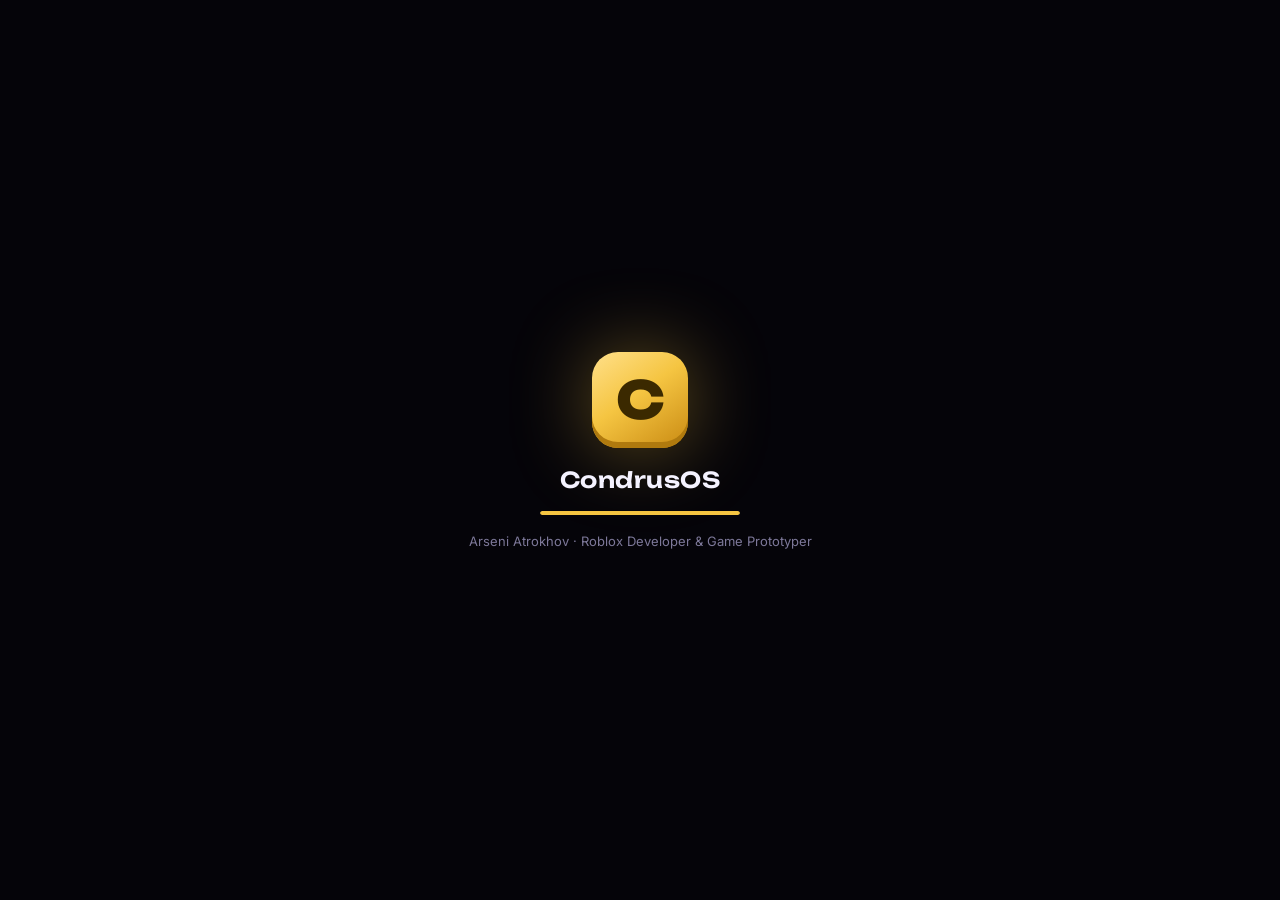
<file: index.html>
<!doctype html>
<html lang="ru">
<head>
<meta charset="utf-8">
<meta name="viewport" content="width=device-width, initial-scale=1, viewport-fit=cover">
<title>Condrus Studio · Arseni Atrokhov — Roblox Developer &amp; Game Prototyper</title>
<meta name="description" content="Condrus Studio — Arseni Atrokhov, Roblox Developer &amp; Game Prototyper. Hire one person, get a studio: Roblox games, how I make them with AI agents, CVs and contacts.">
<meta property="og:title" content="Condrus Studio · Arseni Atrokhov — Hire one person. Get a studio.">
<meta property="og:description" content="Roblox Developer &amp; Game Prototyper. I direct AI agents like a dev team and ship Roblox games. Open my computer.">
<meta property="og:type" content="website">
<meta property="og:url" content="https://condrusarsen.github.io/condrus/">
<meta property="og:image" content="https://condrusarsen.github.io/condrus/assets/og.jpg">
<meta property="og:image:width" content="1200">
<meta property="og:image:height" content="630">
<meta name="twitter:card" content="summary_large_image">
<meta name="twitter:image" content="https://condrusarsen.github.io/condrus/assets/og.jpg">
<link rel="icon" href="data:image/svg+xml,%3Csvg xmlns='http://www.w3.org/2000/svg' viewBox='0 0 64 64'%3E%3Crect width='64' height='64' rx='18' fill='%23f5c542'/%3E%3Ctext x='32' y='45' text-anchor='middle' font-family='Arial' font-weight='900' font-size='38' fill='%233b2900'%3EC%3C/text%3E%3C/svg%3E">
<meta name="theme-color" content="#0d0b1f">
<link rel="preconnect" href="https://fonts.googleapis.com">
<link href="https://fonts.googleapis.com/css2?family=Inter:wght@400;500;600;700;800&family=JetBrains+Mono:wght@400;600&family=Unbounded:wght@600;800&display=swap" rel="stylesheet">
<link rel="stylesheet" href="vendor/github-markdown-dark.css">
<link rel="stylesheet" href="os.css">
<link rel="stylesheet" href="studio.css">
<link rel="stylesheet" href="deck.css">
</head>
<body>
<div class="wallpaper" aria-hidden="true">
  <div class="blob b1"></div><div class="blob b2"></div><div class="blob b3"></div>
  <div class="grid"></div>
  <div class="mark">CONDRUS</div>
  <div class="noise"></div>
</div>

<div class="boot" id="boot">
  <div class="boot-logo"><span>C</span></div>
  <div class="boot-name">CondrusOS</div>
  <div class="boot-bar"><i></i></div>
  <div class="boot-hint" data-i18n="boot">Arseni Atrokhov · Roblox Developer &amp; Game Prototyper</div>
</div>

<header class="menubar">
  <div class="mb-left">
    <button class="mb-logo" data-open="about" aria-label="Обо мне"><span>C</span></button>
    <b>Arseni Atrokhov</b>
    <span class="mb-role" data-i18n="role">Roblox Developer · Game Prototyper</span>
  </div>
  <div class="mb-right">
    <span class="mb-status"><i></i><span data-i18n="status">Открыт к удалённой работе</span></span>
    <button class="mb-lang" id="lang" type="button" aria-label="Язык / Language"><b data-l="ru">RU</b>·<b data-l="en">EN</b></button>
    <button class="mb-cv" data-open="cv" data-i18n="cv">Резюме</button>
    <span class="mb-clock" id="clock"></span>
  </div>
</header>

<main class="desktop" id="desktop">
  <nav class="icons" id="icons" aria-label="Иконки рабочего стола"></nav>
  <aside class="widgets" id="widgets"></aside>
</main>

<div id="windows"></div>
<nav class="dock" id="dock" aria-label="Док"></nav>
<div class="toast" id="toast" role="status" hidden></div>

<script type="module" src="os.js"></script>
</body>
</html>
</file>
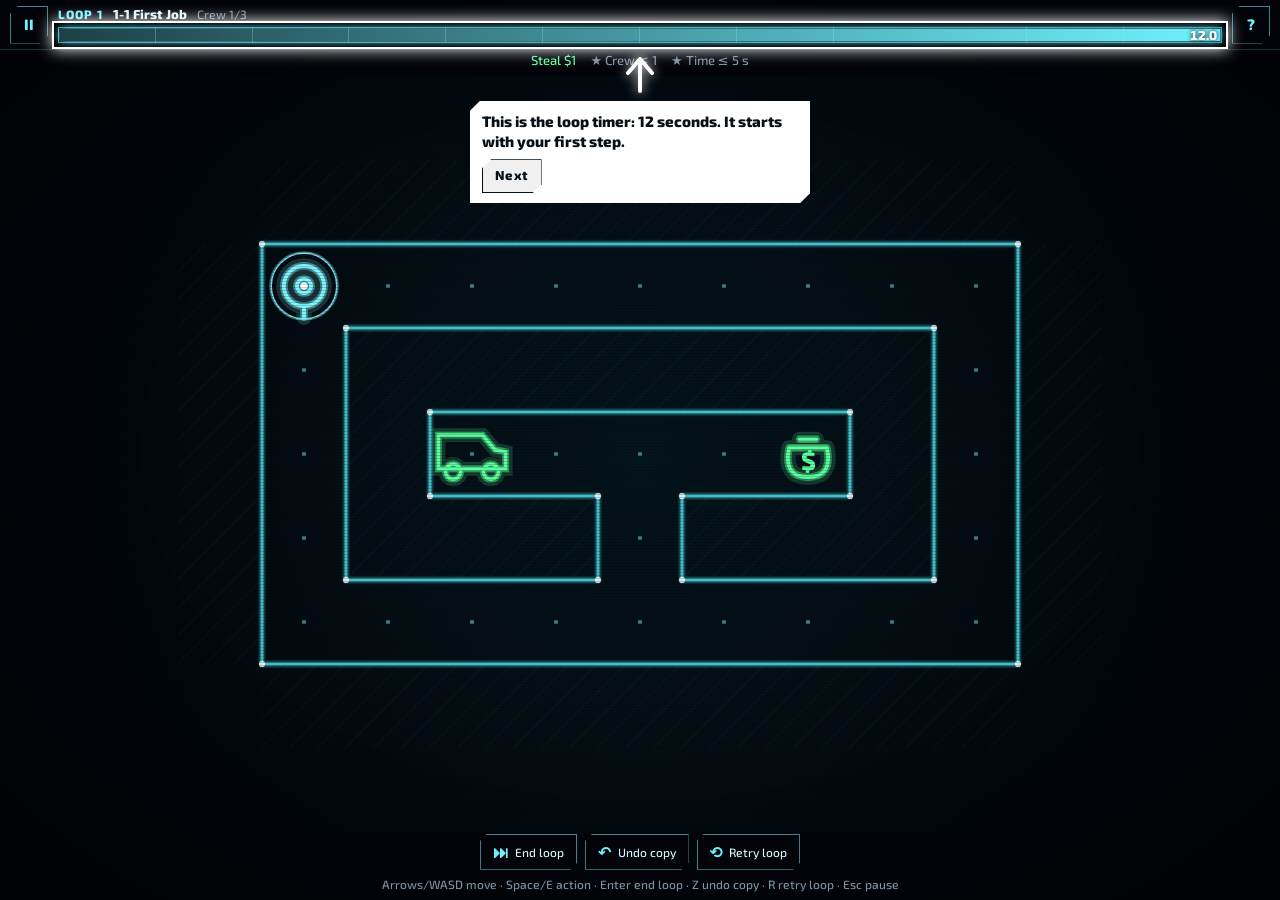
<file: games/twelve-second-heist/index.html>
<!doctype html><html lang="en"><head><meta charset="utf-8"><meta name="viewport" content="width=device-width,initial-scale=1,maximum-scale=1,user-scalable=no,viewport-fit=cover">
<title>12-Second Heist</title><style>/* vector display: dark tube, thin glowing strokes, clipped corners */
@font-face { font-family: Exo2; font-weight: 500; src: url([data-uri]) format('woff2'); unicode-range: U+0000-00FF, U+2000-206F, U+20AC, U+2122; }
@font-face { font-family: Exo2; font-weight: 500; src: url([data-uri]) format('woff2'); unicode-range: U+0400-045F, U+0490-0491, U+04B0-04B1, U+2116; }
@font-face { font-family: Exo2; font-weight: 800; src: url([data-uri]) format('woff2'); unicode-range: U+0000-00FF, U+2000-206F, U+20AC, U+2122; }
@font-face { font-family: Exo2; font-weight: 800; src: url([data-uri]) format('woff2'); unicode-range: U+0400-045F, U+0490-0491, U+04B0-04B1, U+2116; }
:root { color-scheme: dark; --bg: #03050b; --ink: #d8f6ff; --dim: #7c93a6; --cy: #6ff3ff; --gr: #59ff9c; --rd: #ff3b4e; --au: #ffd65c; --panel: rgba(4, 10, 20, 0.92); --line: rgba(111, 243, 255, 0.55); }
[hidden] { display: none !important; }
* { box-sizing: border-box; -webkit-tap-highlight-color: transparent; }
html, body { margin: 0; height: 100%; overflow: hidden; background: var(--bg); color: var(--ink); font: 500 15px/1.35 Exo2, system-ui, sans-serif;
  user-select: none; -webkit-user-select: none; -webkit-touch-callout: none; touch-action: none; }
canvas#cv { position: fixed; inset: 0; display: block; }
button { font: inherit; color: inherit; cursor: pointer; }
kbd { font: 500 11px Exo2, sans-serif; border: 1px solid currentColor; padding: 0 4px; opacity: .6; margin-left: 4px; }
.scan { position: fixed; inset: 0; pointer-events: none; background: repeating-linear-gradient(0deg, rgba(0,0,0,.18) 0 1px, transparent 1px 3px); mix-blend-mode: multiply; }
.vig { position: fixed; inset: 0; pointer-events: none; background: radial-gradient(ellipse at center, transparent 55%, rgba(0,0,0,.55) 100%); }

/* HUD */
#hud { position: fixed; left: 0; right: 0; top: 0; height: 50px; display: none; align-items: center; gap: 10px; padding: 0 max(10px, env(safe-area-inset-right)) 0 max(10px, env(safe-area-inset-left)); border-bottom: 1px solid rgba(111,243,255,.18); background: rgba(3,5,11,.75); }
body.playing #hud { display: flex; }
.ib { width: 38px; height: 38px; border: 1px solid var(--line); background: transparent; color: var(--cy); font-weight: 800; flex: none;
  clip-path: polygon(8px 0, 100% 0, 100% calc(100% - 8px), calc(100% - 8px) 100%, 0 100%, 0 8px); }
.hmid { flex: 1; min-width: 0; display: flex; flex-direction: column; gap: 3px; }
.hrow { display: flex; gap: 10px; align-items: baseline; font-size: 12px; color: var(--dim); white-space: nowrap; overflow: hidden; }
#hName { color: var(--ink); font-weight: 800; font-size: 13px; overflow: hidden; text-overflow: ellipsis; }
#hLoop { color: var(--cy); font-weight: 800; letter-spacing: .08em; }
#tmr { --p: 1; position: relative; height: 16px; border: 1px solid var(--line); background: repeating-linear-gradient(90deg, transparent 0 calc(100% / 12 - 1px), rgba(111,243,255,.3) calc(100% / 12 - 1px) calc(100% / 12)); }
#tmr::before { content: ''; position: absolute; left: 1px; top: 1px; bottom: 1px; width: calc((100% - 2px) * var(--p)); background: linear-gradient(90deg, rgba(111,243,255,.25), var(--cy)); box-shadow: 0 0 10px var(--cy); }
#tmr.low::before { background: linear-gradient(90deg, rgba(255,59,78,.3), var(--rd)); box-shadow: 0 0 12px var(--rd); }
#tmrT { position: absolute; right: 4px; top: -1px; font-size: 13px; font-weight: 800; color: #fff; text-shadow: 0 0 4px #000; font-variant-numeric: tabular-nums; }
#goal { position: fixed; top: 52px; left: 0; right: 0; height: 24px; display: none; justify-content: center; gap: 14px; font-size: 13px; color: var(--dim); white-space: nowrap; }
body.playing #goal { display: flex; }
#goal span:first-child { color: var(--gr); }

/* pad */
#pad { position: fixed; left: 0; right: 0; bottom: 0; display: none; padding: 6px max(10px, env(safe-area-inset-right)) max(8px, env(safe-area-inset-bottom)) max(10px, env(safe-area-inset-left)); }
body.playing #pad { display: block; }
.loopbtns { display: flex; justify-content: center; gap: 8px; }
.lb { display: flex; align-items: center; gap: 6px; height: 36px; padding: 0 12px; border: 1px solid var(--line); background: rgba(3,5,11,.7); color: var(--cy); font-weight: 800; font-size: 16px;
  clip-path: polygon(7px 0, 100% 0, 100% calc(100% - 7px), calc(100% - 7px) 100%, 0 100%, 0 7px); }
.lb span { font-size: 12px; font-weight: 500; color: var(--ink); }
.keys { text-align: center; color: var(--dim); font-size: 12px; margin: 6px 0 0; }
.dpad { position: absolute; left: max(14px, env(safe-area-inset-left)); bottom: max(12px, env(safe-area-inset-bottom)); width: 150px; height: 150px; }
.dpad button { position: absolute; width: 52px; height: 52px; border: 1px solid var(--line); background: rgba(111,243,255,.06); color: var(--cy); font-size: 18px; touch-action: none; }
.dpad .u { left: 49px; top: 0; } .dpad .d { left: 49px; bottom: 0; } .dpad .l { left: 0; top: 49px; } .dpad .r { right: 0; top: 49px; }
.dpad button.down { background: rgba(111,243,255,.35); color: #fff; }
.actbtn { position: absolute; right: max(18px, env(safe-area-inset-right)); bottom: max(30px, env(safe-area-inset-bottom)); width: 96px; height: 96px; border-radius: 50%; border: 2px solid var(--gr); background: rgba(89,255,156,.08); color: var(--gr); font-weight: 800; font-size: 14px; touch-action: none; }
.actbtn:active { background: rgba(89,255,156,.35); }
body[data-lay="tp"] .loopbtns { position: absolute; left: 50%; transform: translateX(-50%); bottom: max(14px, env(safe-area-inset-bottom)); flex-direction: column; gap: 6px; }
body[data-lay="tp"] .lb span { display: none; }
body[data-lay="tp"] .lb { padding: 0 14px; }
body[data-lay="tl"] #pad { top: 50px; pointer-events: none; }
body[data-lay="tl"] #pad > * { pointer-events: auto; }
body[data-lay="tl"] .loopbtns { position: absolute; left: max(10px, env(safe-area-inset-left)); top: 30px; flex-direction: column; width: 150px; }
body[data-lay="tl"] .lb span { display: none; }
.crewbar { display: flex; flex-wrap: wrap; justify-content: center; align-items: center; gap: 6px; margin-bottom: 6px; font-size: 12px; color: var(--dim); }
body[data-lay="tl"] .crewbar { position: absolute; right: max(8px, env(safe-area-inset-right)); top: 6px; width: 150px; }
body[data-lay="tp"] .crewbar span { display: none; }
.chip { border: 1px solid var(--c); background: transparent; color: var(--c); padding: 4px 9px; font-size: 12px; display: flex; gap: 6px; align-items: center; opacity: .6; }
.chip.on { opacity: 1; background: color-mix(in srgb, var(--c) 20%, transparent); box-shadow: 0 0 10px var(--c); }
.chip small { opacity: .6; }
body.hlcrew .chip { outline: 2px solid #fff; outline-offset: 3px; animation: pulse 0.8s infinite alternate; }

/* overlays */
#scr { position: fixed; inset: 0; overflow-y: auto; touch-action: pan-y; padding: max(14px, env(safe-area-inset-top)) max(16px, env(safe-area-inset-right)) 24px max(16px, env(safe-area-inset-left)); background: rgba(3,5,11,.84); }
#panel { position: fixed; inset: 0; display: grid; place-items: center; background: rgba(3,5,11,.55); padding: 16px; }
.pin { width: min(460px, 100%); max-height: 100%; overflow-y: auto; background: var(--panel); border: 1px solid var(--line); padding: 18px 18px 14px; text-align: center; box-shadow: 0 0 30px rgba(111,243,255,.15);
  clip-path: polygon(14px 0, 100% 0, 100% calc(100% - 14px), calc(100% - 14px) 100%, 0 100%, 0 14px); touch-action: pan-y; }
.pin h2 { margin: 0 0 8px; letter-spacing: .12em; font-weight: 800; }
.pin p { margin: 6px 0; }
.red { color: var(--rd); text-shadow: 0 0 12px var(--rd); } .green { color: var(--gr); text-shadow: 0 0 12px var(--gr); } .gold { color: var(--au); } .dim { color: var(--dim); font-size: 13px; }
.row { display: flex; flex-wrap: wrap; gap: 8px; justify-content: center; margin-top: 12px; }
.btn { border: 1px solid var(--line); background: rgba(111,243,255,.06); color: var(--ink); padding: 10px 18px; font-weight: 800; letter-spacing: .03em; min-height: 42px;
  clip-path: polygon(9px 0, 100% 0, 100% calc(100% - 9px), calc(100% - 9px) 100%, 0 100%, 0 9px); }
.btn:hover, .btn:focus-visible { background: rgba(111,243,255,.2); outline: none; box-shadow: inset 0 0 0 1px var(--cy); }
.btn.big { font-size: 18px; padding: 13px 26px; border-color: var(--cy); color: #fff; background: rgba(111,243,255,.16); }
.btn.ghost { background: transparent; color: var(--dim); }
.btn.small { padding: 6px 12px; min-height: 34px; font-size: 13px; }
.btn:disabled { opacity: .45; cursor: default; }
.stars { font-size: 38px; letter-spacing: 6px; }
.star { color: #27323c; } .star.on { color: var(--au); text-shadow: 0 0 14px var(--au); }
.stats { display: grid; grid-template-columns: repeat(3, 1fr); gap: 8px; margin: 10px 0; }
.stats div { border: 1px solid rgba(111,243,255,.25); padding: 8px 4px; display: flex; flex-direction: column; gap: 2px; }
.stats b { font-size: 20px; font-variant-numeric: tabular-nums; } .stats span { font-size: 11px; color: var(--dim); } .stats i { font-style: normal; font-size: 11px; color: var(--dim); } .stats i.ok { color: var(--au); }
#card { position: fixed; left: 50%; transform: translateX(-50%); bottom: max(12px, env(safe-area-inset-bottom)); width: min(520px, calc(100% - 24px)); background: var(--panel); border: 1px solid var(--au); padding: 14px 16px; z-index: 5;
  clip-path: polygon(12px 0, 100% 0, 100% calc(100% - 12px), calc(100% - 12px) 100%, 0 100%, 0 12px); }
#card h3 { margin: 0 0 6px; color: var(--au); letter-spacing: .06em; } #card p { margin: 0 0 10px; }
#toast { position: fixed; left: 50%; top: 84px; transform: translateX(-50%); max-width: calc(100% - 24px); background: var(--panel); border: 1px solid var(--line); padding: 8px 14px; font-size: 13px; text-align: center; z-index: 6; pointer-events: none; }
#flash { position: fixed; inset: 0; pointer-events: none; opacity: 0; }
#flash.alarm { animation: fa .8s ease-out; background: rgba(255,59,78,.35); }
#flash.rewind { animation: fa .5s ease-out; background: repeating-linear-gradient(0deg, rgba(111,243,255,.25) 0 2px, transparent 2px 9px); }
@keyframes fa { from { opacity: 1; } to { opacity: 0; } }
@keyframes pulse { from { outline-color: rgba(255,255,255,.3); } to { outline-color: #fff; } }

/* coach */
#coach { position: fixed; inset: 0; pointer-events: none; z-index: 4; }
#coach .ring { position: absolute; border: 2px solid #fff; box-shadow: 0 0 16px #fff; animation: ring 0.9s infinite alternate; }
@keyframes ring { from { opacity: .45; } to { opacity: 1; } }
#coach .arrow { position: absolute; width: 40px; height: 40px; fill: none; stroke: #fff; stroke-width: 4; stroke-linecap: round; stroke-linejoin: round; filter: drop-shadow(0 0 6px #fff); animation: bob .7s infinite alternate; }
@keyframes bob { from { margin-top: -4px; } to { margin-top: 4px; } }
#coach .bub { position: absolute; width: min(340px, calc(100% - 16px)); background: #fff; color: #061018; padding: 10px 12px; font-weight: 800; pointer-events: auto;
  clip-path: polygon(10px 0, 100% 0, 100% calc(100% - 10px), calc(100% - 10px) 100%, 0 100%, 0 10px); }
#coach .bub p { margin: 0; } #coach .bub .sub { font-weight: 500; font-size: 13px; margin-top: 4px; }
#coach .bub .btn { margin-top: 8px; color: #061018; border-color: #061018; background: rgba(0,0,0,.06); }

/* menus */
.title { min-height: 100%; display: flex; flex-direction: column; align-items: center; justify-content: center; text-align: center; gap: 12px; padding: 20px 0; }
.title h1 { margin: 0; font-weight: 800; font-size: clamp(30px, 7.5vw, 64px); letter-spacing: .06em; line-height: 1.05; color: #fff; text-shadow: 0 0 6px var(--cy), 0 0 24px var(--cy); text-wrap: balance; }
.title h1 em { font-style: normal; color: var(--rd); text-shadow: 0 0 6px var(--rd), 0 0 28px var(--rd); }
.tag { color: var(--dim); margin: 0 0 8px; max-width: 34ch; }
.menu { display: flex; flex-direction: column; gap: 8px; width: min(320px, 100%); }
.title .btn, .top .btn { background-color: rgba(3,5,11,.92); }
.cash { color: var(--au); font-weight: 800; font-size: 18px; text-shadow: 0 0 10px rgba(255,214,92,.5); }
.sum { color: var(--dim); font-size: 13px; }
.top { display: flex; align-items: center; gap: 12px; margin: 0 auto 14px; max-width: 900px; }
.top h2 { flex: 1; margin: 0; font-size: 18px; letter-spacing: .1em; }
.banks { display: grid; grid-template-columns: repeat(auto-fit, minmax(min(100%, 380px), 1fr)); gap: 14px; max-width: 900px; margin: 0 auto; }
.bank { border: 1px solid hsl(var(--h) 100% 60% / .5); padding: 10px; background: hsl(var(--h) 100% 50% / .04); }
.bank header { display: flex; justify-content: space-between; color: hsl(var(--h) 100% 70%); margin-bottom: 8px; }
.lvls { display: grid; grid-template-columns: repeat(5, 1fr); gap: 6px; }
.lv { border: 1px solid hsl(var(--h) 100% 60% / .6); background: transparent; padding: 6px 0; display: flex; flex-direction: column; align-items: center; color: #fff; min-height: 52px; }
.lv b { font-size: 18px; } .lv small { color: var(--au); font-size: 11px; letter-spacing: 1px; }
.lv.done { background: hsl(var(--h) 100% 50% / .12); } .lv.lock { opacity: .35; }
.box { max-width: 560px; margin: 0 auto; border: 1px solid var(--line); padding: 16px; background: var(--panel); }
.set { display: grid; gap: 8px; } .set label { color: var(--dim); font-size: 13px; margin-top: 6px; display: flex; justify-content: space-between; }
.seg { display: flex; gap: 6px; } .seg button { flex: 1; border: 1px solid var(--line); background: transparent; padding: 9px; color: var(--dim); }
.seg button.on { background: rgba(111,243,255,.18); color: #fff; }
input[type=range] { width: 100%; accent-color: var(--cy); height: 28px; touch-action: pan-x; }
.crewgrid { display: grid; grid-template-columns: repeat(auto-fill, minmax(150px, 1fr)); gap: 8px; max-width: 900px; margin: 0 auto 14px; }
.crewcard { border: 1px solid var(--c); padding: 8px 10px; color: var(--c); } .crewcard p { color: var(--ink); font-size: 12px; margin: 4px 0 0; } .crewcard.lock { opacity: .4; }
.items { display: grid; gap: 8px; max-width: 900px; margin: 0 auto; }
.item { display: flex; gap: 12px; align-items: center; justify-content: space-between; border: 1px solid rgba(111,243,255,.25); padding: 10px 12px; }
.item p { margin: 2px 0 0; color: var(--dim); font-size: 12px; } .lvl { color: var(--cy); letter-spacing: 2px; }
#scr h3 { max-width: 900px; margin: 16px auto 8px; letter-spacing: .08em; }
.skins { display: flex; flex-wrap: wrap; gap: 8px; max-width: 900px; margin: 0 auto; }
.skin { border: 1px solid var(--c); background: linear-gradient(90deg, color-mix(in srgb, var(--c) 18%, transparent), color-mix(in srgb, var(--d) 18%, transparent)); padding: 8px 14px; display: flex; flex-direction: column; color: var(--c); }
.skin.on { box-shadow: 0 0 12px var(--c); } .skin small { color: var(--ink); font-size: 11px; }
ol.lb { list-style: none; padding: 0; margin: 10px 0 0; display: grid; gap: 4px; }
ol.lb li { display: grid; grid-template-columns: 40px 1fr auto; gap: 8px; padding: 6px 8px; border: 1px solid rgba(111,243,255,.15); font-variant-numeric: tabular-nums; }
ol.lb li.me { border-color: var(--au); color: var(--au); } ol.lb i { font-style: normal; }
#load { position: fixed; inset: 0; display: grid; place-items: center; background: var(--bg); color: var(--cy); font-weight: 800; letter-spacing: .2em; z-index: 9; }
@media (prefers-reduced-motion: reduce) { #coach .arrow, #coach .ring, body.hlcrew .chip { animation: none; } }
@media (max-height: 500px) { .pin .menu { display: grid; grid-template-columns: 1fr 1fr; width: 100%; } .pin { padding: 10px 12px; } .pin .btn.big { font-size: 15px; padding: 8px 14px; } .pin .btn { min-height: 36px; padding: 7px 12px; } .stars { font-size: 26px; } .stats b { font-size: 16px; } }
#panel.low { place-items: end center; background: rgba(3,5,11,.25); }
body.touch kbd { display: none; }
#bigT { position: fixed; left: 0; right: 0; text-align: center; font: 800 44px Exo2, sans-serif; color: var(--cy); text-shadow: 0 0 10px var(--cy); font-variant-numeric: tabular-nums; pointer-events: none; display: none; }
body.playing[data-lay="tp"] #bigT { display: block; }
#bigT.low { color: var(--rd); text-shadow: 0 0 12px var(--rd); }
</style></head><body><canvas id="cv"></canvas><div class="scan"></div><div class="vig"></div>
<div id="hud"><button class="ib" id="bPause">II</button><div class="hmid"><div class="hrow"><span id="hLoop"></span><span id="hName"></span><span id="hCrew"></span></div><div id="tmr"><span id="tmrT"></span></div></div><button class="ib" id="bHelp">?</button></div>
<div id="goal"></div><div id="bigT"></div><div id="pad"></div><div id="scr" hidden></div><div id="panel" hidden></div><div id="card" hidden></div><div id="coach" hidden></div><div id="toast" hidden></div><div id="flash"></div>
<div id="load">12-SECOND HEIST</div><script>(()=>{var N=[0,0,1,0,-1],G=[0,-1,0,1,0],S0={rook:{step:4,w:1},dash:{step:3,w:1},brick:{step:5,w:2,gold:1},echo:{step:4,w:1,whistle:1},byte:{step:4,w:1,hack:1},flip:{step:4,w:1,jump:1}},ct=["rook","dash","brick","echo","byte","flip"],a0={loop:240,slots:0,echo:9,hack:10,camOff:100},lt=6,Gt=4,qt=4,Bt=50,ht=24,nt={$:1,G:3};function L0(t){if(t._p)return t._p;let e=t.map.length,o=Math.max(...t.map.map(l=>l.length)),n=[],i={},s={},c=[],h=[],d=1,r=1;for(let l=0;l<e;l++)for(let b=0;b<o;b++){let y=t.map[l][b]||" ",x=l*o+b;y==="S"&&(d=b,r=l,y="."),(y==="$"||y==="G")&&(i[x]=y,y="."),y>="a"&&y<="d"&&(s[y]=s[y]||[]).push(x),(y>="A"&&y<="D"||y==="K"||y==="V"||y==="Z")&&c.push(x),y==="k"&&h.push(x),n.push(y)}let g={W:o,H:e,g:n,items:i,plates:s,doors:c,keys:h,sx:d,sy:r};return g.las=(t.las||[]).map(l=>{let b=[];for(let y=0;y<l.n;y++)b.push((l.y+G[l.d]*y)*o+l.x+N[l.d]*y);return{...l,cells:b}}),g.routes=(t.guards||[]).map(l=>{let b=l.p.map(([x,k])=>k*o+x);if(b.length===1)return b;let y=[];for(let x=0;x<b.length;x++){let k=dt(g,b[x],b[(x+1)%b.length],m=>m!=="#"&&m!==" "&&m!=="o");y.push(...k.slice(0,-1))}return y}),t._p=g,g}function dt(t,e,o,n){let i=new Int32Array(t.W*t.H).fill(-1);i[e]=e;let s=[e];for(let d=0;d<s.length;d++){let r=s[d];if(r===o)break;for(let g=1;g<=4;g++){let l=r+N[g]+G[g]*t.W;i[l]<0&&n(t.g[l],l)&&(i[l]=r,s.push(l))}}if(i[o]<0)return[e];let c=[o],h=o;for(;h!==e;)h=i[h],c.push(h);return c.reverse()}function X(t,e,o=a0){let n=L0(t),i={t:0,L:t,P:n,kit:o,m:e.map(s=>({ty:s,x:n.sx,y:n.sy,px:n.sx,py:n.sy,mt:0,ms:1,f:3,c:0,jump:0})),items:{...n.items},lev:{},keyT:{},kp:{},camOff:{},vault:0,grates:0,siren:-1,open:{},grp:{},del:0,alarm:null,win:-1,ev:[],took:0};return i.guards=(t.guards||[]).map((s,c)=>{let h=n.routes[c],d=h[0],r=h[1%h.length]-d,g=h.length>1?r===1?2:r===-1?4:r>0?3:1:s.f||3;return{x:d%n.W,y:d/n.W|0,px:d%n.W,py:d/n.W|0,mt:0,ms:lt,f:g,ri:0,mode:0,sleep:s.zz?1:0,wake:0,tgt:-1,lt:0,hold:0}}),ut(i),i}var B=(t,e,o)=>o*t.P.W+e;function I0(t,e){let o=t.P.g[e];return o>="A"&&o<="D"||o==="K"||o==="V"||o==="Z"?!!t.open[e]:!0}function Y(t,e){let o=t.P.g[e];return o==="#"||o===" "||o===void 0||!I0(t,e)}function rt(t,e,o){return!Y(t,e)&&t.P.g[e]!=="o"}function K0(t,e){let o=1;return e.g&&(o=t.grp[e.g]?0:1),e.inv&&(o=1-o),e.tm&&(o=o&&t.t%e.tm[0]<e.tm[1]?1:0),o}function _0(t,e){return e.d[Math.floor(t.t/(e.per||40))%e.d.length]}function A0(t,e,o){return!(e.g&&t.grp[e.g])&&!((t.camOff[o]||0)>t.t)}function V0(t,e){let o=_0(t,e),n=[];for(let i=1;i<=(e.r||5);i++){let s=B(t,e.x+N[o]*i,e.y+G[o]*i);if(Y(t,s))break;n.push(s)}return n}function U0(t,e){let o=[];if(e.sleep||e.wake>t.t)return o;let n=e.f,i=N[n===1||n===3?2:1],s=G[n===1||n===3?2:1];for(let c=1;c<=qt;c++){let h=e.x+N[n]*c,d=e.y+G[n]*c;if(Y(t,B(t,h,d)))break;o.push(B(t,h,d));let r=c<2?0:1;for(let g of[1,-1])for(let l=1;l<=r;l++){let b=B(t,h+i*l*g,d+s*l*g);if(Y(t,b))break;o.push(b)}}return o}function It(t){let e=t.P,o=t.L,n={};for(let s of t.m){let c=B(t,s.x,s.y);n[c]=(n[c]||0)+S0[s.ty].w}let i={};for(let s in e.plates)for(let c of e.plates[s]){let h=o.w&&o.w[c%e.W+","+(c/e.W|0)]||1;(n[c]||0)>=h&&(i[s]=1)}for(let s in t.lev)t.lev[s]&&(i[s]=i[s]?0:1);t.grp=i}function Kt(t,e){for(let o of t.m)if(B(t,o.x,o.y)===e||B(t,o.px,o.py)===e&&o.mt)return!0;for(let o of t.guards)if(B(t,o.x,o.y)===e)return!0;return!1}function ut(t){let e=t.P,o=t.L.inv||"";for(let n of e.doors){let i=e.g[n],s;i>="A"&&i<="D"?(s=!!t.grp[i.toLowerCase()],o.includes(i)&&(s=!s)):i==="K"?s=t.kp[n]!==void 0&&t.kp[n]<=t.t:i==="V"?s=!!t.vault:i==="Z"&&(s=!t.grates);let c=!!t.open[n];!s&&c&&Kt(t,n)&&(s=!0),s!==c&&t.t>0&&t.ev.push({k:s?"open":"shut",i:n}),t.open[n]=s}}function pt(t,e,o,n){t.ev.push({k:"noise",i:e,r:o,kind:n});let i=t.P,s=new Int16Array(i.W*i.H).fill(-1);s[e]=0;let c=[e];for(let h=0;h<c.length;h++){let d=c[h];if(!(s[d]>=o))for(let r=1;r<=4;r++){let g=d+N[r]+G[r]*i.W;s[g]<0&&!Y(t,g)&&(s[g]=s[d]+1,c.push(g))}}t.guards.forEach((h,d)=>{let r=t.L.guards[d];!(r.ear||r.zz)||h.hold||s[B(t,h.x,h.y)]<0||(h.sleep&&(h.sleep=0,h.wake=t.t+ht),h.mode=1,h.tgt=e,t.ev.push({k:"hear",g:d}))})}function B0(t,e,o,n){if(e===o)return 0;let i=dt(t.P,e,o,(c,h)=>!Y(t,h)&&c!=="o");if(i.length<2)return 0;let s=i[1]-e;return s===1?2:s===-1?4:s>0?3:1}function _t(t){let e=t.P;t.guards.forEach((o,n)=>{let i=t.L.guards[n],s=e.routes[n];if(o.sleep||o.wake>t.t)return;if(o.mt>0){o.mt--;return}let c=B(t,o.x,o.y),h=0,d=lt;if(o.mode===0){if(s.length===1){i.d&&(o.f=i.d[Math.floor(t.t/(i.per||40))%i.d.length]);return}let r=s[(o.ri+1)%s.length];if(Y(t,r))return;h=B0(t,c,r),h&&(o.ri=(o.ri+1)%s.length)}else if(o.mode===1||o.mode===4){if(c===o.tgt){if(o.mode===4){o.f=i.cf||o.f;return}o.mode=2,o.lt=t.t+Bt;return}h=B0(t,c,o.tgt),d=Gt}else if(o.mode===2){if(t.t>=o.lt){o.mode=3;return}(o.lt-t.t)%12===0&&(o.f=o.f%4+1);return}else if(o.mode===3){let r=s[o.ri];if(c===r){o.mode=0,s.length===1&&(o.f=i.f||3);return}h=B0(t,c,r)}h&&(o.f=h,o.px=o.x,o.py=o.y,o.x+=N[h],o.y+=G[h],o.ms=o.mt=d-1)})}function Vt(t,e,o){let n=B(t,e.x,e.y),i=t.P.g[n];i==="~"&&pt(t,n,6,"creak");let s=t.items[n];!e.c&&s&&(s==="$"||S0[e.ty].gold)&&(e.c=s,delete t.items[n],t.ev.push({k:"take",i:n,m:o}),t.L.siren&&t.siren<0&&(t.siren=t.t,t.ev.push({k:"siren"}),t.guards.forEach((c,h)=>{let d=t.L.guards[h];d.call&&(c.sleep&&(c.sleep=0,c.wake=t.t+ht),c.mode=4,c.hold=1,c.tgt=B(t,d.call[0],d.call[1]))}))),i==="E"&&e.c&&(t.del+=nt[e.c],t.ev.push({k:"deliver",m:o,v:nt[e.c]}),e.c=0)}function Ut(t,e,o){let n=B(t,e.x,e.y),i=t.P.g[n],s=S0[e.ty];if(i==="l"){let c=t.L.lv[n%t.P.W+","+(n/t.P.W|0)];t.lev[c]=t.lev[c]?0:1,t.ev.push({k:"lever",i:n});return}if(i==="k"){t.keyT[n]=t.t,t.ev.push({k:"key",i:n});let c=t.P.keys.map(h=>t.keyT[h]);c.every(h=>h!==void 0)&&Math.max(...c)-Math.min(...c)<=20&&!t.vault&&(t.vault=1,t.ev.push({k:"vault"}));return}if(s.whistle){pt(t,n,t.kit.echo,"whistle");return}if(s.hack){for(let h=1;h<=4;h++){let d=n+N[h]+G[h]*t.P.W;if(t.P.g[d]==="K"&&t.kp[d]===void 0){t.kp[d]=t.t+t.kit.hack,t.ev.push({k:"hack",i:d});return}}let c=0;if((t.L.cams||[]).forEach((h,d)=>{Math.abs(h.x-e.x)+Math.abs(h.y-e.y)===1&&(t.camOff[d]=t.t+t.kit.camOff,c=1,t.ev.push({k:"hack",i:B(t,h.x,h.y)}))}),c)return}e.c&&!t.items[n]&&i!=="E"&&(t.items[n]=e.c,e.c=0,t.ev.push({k:"drop",i:n}))}function zt(t,e,o,n){if(e.mt>0&&(e.mt--,e.mt===0&&(e.jump=0,Vt(t,e,o))),e.mt||!n)return;e.f=n;let i=S0[e.ty],s=e.x+N[n],c=e.y+G[n],h=B(t,s,c),d=i.step+(e.c==="G"?2:0);if(t.P.g[h]==="o"&&i.jump){let r=B(t,s+N[n],c+G[n]);if(!rt(t,r))return;s+=N[n],c+=G[n],d=6,e.jump=1}else if(!rt(t,h))return;for(let r of t.guards)if(r.x===s&&r.y===c)return;e.px=e.x,e.py=e.y,e.x=s,e.y=c,e.mt=e.ms=d}function jt(t){let e=new Map;for(let o of t.P.las)if(K0(t,o))for(let n of o.cells)e.set(n,"laser");(t.L.cams||[]).forEach((o,n)=>{if(A0(t,o,n))for(let i of V0(t,o))e.has(i)||e.set(i,"cam")});for(let o of t.guards){for(let i of U0(t,o))e.has(i)||e.set(i,"guard");let n=B(t,o.x,o.y);!o.sleep&&o.wake<=t.t&&e.set(n,"guard")}for(let o=0;o<t.m.length;o++){let n=t.m[o];if(n.jump)continue;let i=B(t,n.x,n.y);if(e.has(i)){t.alarm={t:t.t,why:e.get(i),x:n.x,y:n.y,m:o},t.ev.push({k:"alarm"});return}}}function y0(t,e){if(!(t.alarm||t.win>=0)){t.ev=[];for(let o=0;o<t.m.length;o++)(e[o]||0)>=5&&Ut(t,t.m[o],o);for(let o=0;o<t.m.length;o++)zt(t,t.m[o],o,(e[o]||0)%5);It(t),t.siren>=0&&!t.grates&&t.t>=t.siren+(t.L.siren.d||60)&&(t.grates=1,t.ev.push({k:"grates"})),ut(t),_t(t),jt(t),!t.alarm&&t.del>=t.L.target&&(t.win=t.t),t.t++}}var m0=(t,e)=>e<t.length?t.charCodeAt(e)-48:0;var z0=[{id:"maple",ru:"\u0421\u0431\u0435\u0440\u043A\u0430\u0441\u0441\u0430 \u043D\u0430 \u041C\u0435\u0439\u043F\u043B-\u0441\u0442\u0440\u0438\u0442",en:"Maple Street Savings",hue:186},{id:"harbor",ru:"\u041F\u043E\u0440\u0442\u043E\u0432\u044B\u0439 \u0442\u0440\u0430\u0441\u0442",en:"Harbor Trust",hue:205},{id:"meridian",ru:"\u0413\u0440\u0430\u043D\u0434 \u041C\u0435\u0440\u0438\u0434\u0438\u0430\u043D",en:"Grand Meridian",hue:232},{id:"obsidian",ru:"\u041E\u0431\u0441\u0438\u0434\u0438\u0430\u043D\u043E\u0432\u044B\u0439 \u0440\u0435\u0437\u0435\u0440\u0432",en:"Obsidian Reserve",hue:262}],p="rook",A="dash",v="brick",M="echo",W="byte",O="flip",_=[{id:"1-1",ru:"\u041F\u0435\u0440\u0432\u043E\u0435 \u0434\u0435\u043B\u043E",en:"First Job",target:1,max:3,crew:[p],intro:["move","loot","van"],map:["###########","#S........#","#.#######.#","#.#E...$#.#","#.###.###.#","#.........#","###########"],sol:[{ty:p,o:["g 7 3","g 3 3"]}]},{id:"1-2",ru:"\u0414\u0435\u0440\u0436\u0438 \u0434\u0432\u0435\u0440\u044C",en:"Hold the Door",target:1,max:4,crew:[p],intro:["plate","loop"],map:["#########","#$..A..S#","#####.###","#E..#a..#","#.......#","#########"],sol:[{ty:p,o:["g 5 3"]},{ty:p,o:["g 1 1","g 1 3"]}]},{id:"1-3",ru:"\u0414\u0432\u0430 \u0437\u0430\u043C\u043A\u0430",en:"Two Locks",target:1,max:5,crew:[p],intro:["chain"],map:["###########","#$.B.b.A.S#","#########.#","#E......a.#","###########"],sol:[{ty:p,o:["g 8 3"]},{ty:p,o:["g 5 1"]},{ty:p,o:["g 1 1","g 1 3"]}]},{id:"1-4",ru:"\u0414\u0432\u0435 \u0441\u0443\u043C\u043A\u0438",en:"Two Bags",target:2,max:5,crew:[p],intro:["target"],map:["###########","#$...A...$#","#####.#####","#....a....#","#E...S....#","###########"],sol:[{ty:p,o:["g 5 3"]},{ty:p,o:["g 1 1","g 1 4","g 9 1","g 1 4"]}]},{id:"1-5",ru:"\u0420\u0443\u0431\u0438\u043B\u044C\u043D\u0438\u043A",en:"The Switch",target:1,max:4,crew:[p],intro:["lever"],map:["###########","#$..A.....#","#####.#####","#E..B..l..#","#####.S...#","###########"],lv:{"7,3":"a"},inv:"B",sol:[{ty:p,o:["g 7 3","a","g 1 1","g 7 3","a","g 1 3"]}]},{id:"1-6",ru:"\u041A\u0440\u0430\u0441\u043D\u0430\u044F \u043B\u0438\u043D\u0438\u044F",en:"Red Line",target:1,max:4,crew:[p],intro:["laser","laser_timed"],map:["###########","#$........#","#.........#","#.........#","######.####","#E...a.S..#","###########"],las:[{x:2,y:1,d:3,n:3,g:"a"},{x:4,y:1,d:3,n:3,tm:[24,12]}],sol:[{ty:p,o:["g 5 5"]},{ty:p,o:["g 1 1","g 1 5"]}]},{id:"1-7",ru:"\u0422\u044F\u0436\u0451\u043B\u0430\u044F \u043F\u043B\u0438\u0442\u0430",en:"Heavy Plate",target:1,max:5,crew:[p],intro:["weight"],map:["#########","#$..A####","####.####","#E..a..S#","#########"],w:{"4,3":2},sol:[{ty:p,o:["g 4 3"]},{ty:p,o:["g 4 3"]},{ty:p,o:["g 1 1","g 1 3"]}]},{id:"1-8",ru:"\u0417\u0434\u043E\u0440\u043E\u0432\u044F\u043A",en:"The Muscle",target:3,max:5,crew:[p,v],intro:["brick","gold"],map:["###########","#G...A....#","#####.#####","#E...a..S.#","###########"],w:{"5,3":2},sol:[{ty:v,o:["g 5 3"]},{ty:v,o:["g 1 1","g 1 3"]}]},{id:"1-9",ru:"\u0411\u044D\u043A-\u043E\u0444\u0438\u0441",en:"Back Office",target:2,max:5,crew:[p,v],intro:[],map:["#############","#$...A..l...#","#####.#######","#E...a.....$#","#....S......#","#############"],lv:{"8,1":"b"},las:[{x:8,y:3,d:3,n:2,g:"b"}],sol:[{ty:p,o:["g 5 3"]},{ty:p,o:["g 8 1","a","g 1 1","g 1 3","g 11 3","g 1 3"]}]},{id:"1-10",ru:"\u0425\u0440\u0430\u043D\u0438\u043B\u0438\u0449\u0435 \u041C\u0435\u0439\u043F\u043B-\u0441\u0442\u0440\u0438\u0442",en:"Maple Street Vault",target:4,max:6,crew:[p,v],intro:[],map:["###############","#G..#.....#..$#","#...A.....B...#","#...#.....#...#","#####..S..#####","#E....a.b.....#","###############"],w:{"6,5":2},las:[{x:12,y:1,d:3,n:3,tm:[30,15]}],sol:[{ty:v,o:["g 6 5"]},{ty:p,o:["g 8 5"]},{ty:v,o:["g 1 1","g 1 5"]},{ty:p,o:["g 13 1","g 1 5"]}]},{id:"2-1",ru:"\u041E\u0431\u0445\u043E\u0434",en:"The Patrol",target:1,max:4,crew:[p,v],intro:["guard"],map:["###########","#.........#","#.#######.#","#.#$....#.#","#.#####.#.#","#.........#","#####.#####","#E...S....#","###########"],guards:[{p:[[1,1],[9,1],[9,5],[1,5]]}],sol:[{ty:p,o:["g 3 3","g 1 7"]}]},{id:"2-2",ru:"\u041D\u043E\u0447\u043D\u0430\u044F \u0441\u043C\u0435\u043D\u0430",en:"Night Shift",target:1,max:4,crew:[p,v],intro:["sleep","creak"],map:["#############","#$..#.S.....#","#...........#","#E..#####~###","#########.#.#","#########...#","#############"],guards:[{p:[[4,2]],f:2,zz:1}],sol:[{ty:p,o:["g 9 3","g 11 4"]},{ty:p,o:["g 5 1","w 62","g 1 1","g 1 3"]}]},{id:"2-3",ru:"\u0413\u043B\u0430\u0437",en:"The Eye",target:1,max:4,crew:[p,v],intro:["camera"],map:["###########","#$........#","#....#....#","#.........#","####.######","#E..a...S.#","###########"],cams:[{x:5,y:2,d:[4,3,2,1],per:20,r:4,g:"a"}],sol:[{ty:p,o:["g 4 5"]},{ty:p,o:["g 1 1","g 1 5"]}]},{id:"2-4",ru:"\u0421\u0432\u0438\u0441\u0442\u043E\u043A",en:"The Whistle",target:1,max:4,crew:[p,v,M],intro:["echo"],map:["#############","#E$.........#","#####.#####.#","###.......#.#","###.#####.#.#","###.#####...#","#########S###","#############"],guards:[{p:[[8,1]],f:4,ear:1}],sol:[{ty:M,o:["g 5 3","a","g 3 5"]},{ty:p,o:["g 11 1","g 1 1"]}]},{id:"2-5",ru:"\u041F\u0435\u0440\u0435\u043A\u0440\u0451\u0441\u0442\u043E\u043A",en:"Crossfire",target:1,max:5,crew:[p,v,M],intro:[],map:["#############","#$....A.....#","#.....#.....#","#.....#.....#","#########.###","#..........E#","######.#.####","######S#a####","#############"],guards:[{p:[[2,5],[11,5]]}],sol:[{ty:p,o:["g 8 7"]},{ty:p,o:["g 1 1","g 11 5"]}]},{id:"2-6",ru:"\u0421\u043F\u0440\u0438\u043D\u0442",en:"Sprint",target:1,max:4,crew:[p,v,M,A],intro:["dash"],map:["##################","#S...............#","################.#","#$...............#","#.################","#................#","################.#","#E...............#","##################"],sol:[{ty:A,o:["g 1 3","g 1 7"]}]},{id:"2-7",ru:"\u041A\u0430\u043C\u0435\u0440\u0430 \u0438 \u0444\u043E\u043D\u0430\u0440\u044C",en:"Lens and Lantern",target:1,max:5,crew:[p,v,M,A],intro:[],map:["#############","#$..........#","#...........#","#.....#.....#","#...........#","#...........#","######.######","#E...l.S....#","#############"],lv:{"5,7":"b"},cams:[{x:6,y:3,d:[4,1,2,3],per:24,r:5,g:"b"}],guards:[{p:[[1,1],[11,1],[11,5],[1,5]]}],sol:[{ty:p,o:["g 5 7","a","g 1 1","g 1 7"]}]},{id:"2-8",ru:"\u041E\u0442\u0432\u043B\u0435\u043A\u0430\u044E\u0449\u0438\u0439 \u043C\u0430\u043D\u0451\u0432\u0440",en:"Diversion",target:1,max:6,crew:[p,v,M,A],intro:[],map:["#############","#$..A......E#","#####.......#","#...#...a...#","#...#.......#","#...###.#####","#......S....#","#############"],guards:[{p:[[10,3]],f:4,ear:1}],sol:[{ty:M,o:["g 4 6","a","g 1 3"]},{ty:p,o:["g 8 3","w 99","g 5 4"]},{ty:p,o:["g 1 1","g 11 1"]}]},{id:"2-9",ru:"\u0421\u043A\u0440\u0438\u043F\u0443\u0447\u0438\u0439 \u043A\u043E\u0440\u0438\u0434\u043E\u0440",en:"Creaky Hall",target:1,max:5,crew:[p,v,M,A],intro:[],map:["#############","#$.~..~..~..#","#.#########.#","#.#.......#.#","#.#.......#.#","#...........#","######S######","#E..........#","#############"],guards:[{p:[[4,3]],f:3,zz:1},{p:[[8,3]],f:3,zz:1}],sol:[{ty:A,o:["g 1 1","g 1 7"]}]},{id:"2-10",ru:"\u0421\u0435\u0439\u0444 \u041F\u043E\u0440\u0442\u043E\u0432\u043E\u0433\u043E \u0442\u0440\u0430\u0441\u0442\u0430",en:"Harbor Trust Safe",target:4,max:7,crew:[p,v,M,A],intro:[],map:["###############","#G...A...#...$#","#....#...#....#","#....#...#....#","######.####.###","#E............#","###a###.#######","#######S#######","###############"],w:{"3,6":2},cams:[{x:9,y:2,d:[4,3],per:30,r:3}],guards:[{p:[[10,1],[13,1],[13,3],[10,3]]}],sol:[{ty:v,o:["g 3 6"]},{ty:v,o:["g 1 1","g 1 5"]},{ty:A,o:["g 13 1","g 1 5"]}]},{id:"3-1",ru:"\u0414\u0432\u0430 \u043A\u043B\u044E\u0447\u0430",en:"Two Keys",target:1,max:4,crew:[p,v,M,A],intro:["keys"],map:["###########","#k...S...k#","#.#######.#","#.#..$..#.#","#.###V###.#","#.........#","#E........#","###########"],sol:[{ty:p,o:["g 1 1","w 40","a"]},{ty:p,o:["g 9 1","w 40","a","g 5 3","g 1 6"]}]},{id:"3-2",ru:"\u041A\u043E\u0434 \u0434\u043E\u0441\u0442\u0443\u043F\u0430",en:"Access Code",target:1,max:4,crew:[p,v,M,A,W],intro:["byte"],map:["#############","#$..#.......#","#...K.......#","#...#.......#","#####.......#","#E...K..S...#","#############"],guards:[{p:[[6,1],[11,1],[11,4],[6,4]]}],sol:[{ty:W,o:["g 5 2","a","g 1 1","g 6 5","a","g 1 5"]}]},{id:"3-3",ru:"\u0421\u043B\u0435\u043F\u043E\u0435 \u043F\u044F\u0442\u043D\u043E",en:"Blind Spot",target:1,max:4,crew:[p,v,M,A,W],intro:["hackcam"],map:["#############","#...........#","#E..#...#..$#","#...........#","######.######","######S######","#############"],cams:[{x:4,y:2,d:[1,2,3,4],per:15,r:3},{x:8,y:2,d:[3,4,1,2],per:15,r:3}],sol:[{ty:W,o:["g 7 2","a","g 11 2","g 5 2","a","g 1 2"]}]},{id:"3-4",ru:"\u0421\u0438\u0440\u0435\u043D\u0430",en:"Siren",target:1,max:4,crew:[p,v,M,A,W],intro:["siren"],map:["#############","#E.Z......$.#","#.#########.#","#.....A.....#","#######.#####","#####Sa.#####","#############"],siren:{d:20},sol:[{ty:p,o:["g 6 5"]},{ty:p,o:["g 10 1","g 1 1"]}]},{id:"3-5",ru:"\u041F\u0440\u043E\u043F\u0430\u0441\u0442\u044C",en:"The Gap",target:1,max:4,crew:[p,v,M,A,W,O],intro:["flip"],map:["###########","#S........#","#.ooooooo.#","#.o.....o.#","#.o..$..o.#","#.o.....o.#","#.ooooooo.#","#E........#","###########"],sol:[{ty:O,o:["g 5 4","g 1 7"]}]},{id:"3-6",ru:"\u041A\u043B\u044E\u0447\u0438 \u0438 \u043A\u043E\u0434\u044B",en:"Keys and Codes",target:1,max:5,crew:[p,v,M,A,W,O],intro:[],map:["#############","#k....#....k#","#.....K.....#","#.....#.....#","#########.###","#$..V..E.S..#","#############"],cams:[{x:6,y:3,d:[2,4],per:30,r:4}],sol:[{ty:W,o:["g 7 2","a","g 1 1","w 100","a"]},{ty:p,o:["g 11 1","w 100","a","g 1 5","g 7 5"]}]},{id:"3-7",ru:"\u041F\u0440\u044B\u0436\u043E\u043A \u043F\u043E\u0434 \u0441\u0438\u0440\u0435\u043D\u0443",en:"Siren Leap",target:1,max:5,crew:[p,v,M,A,W,O],intro:[],map:["#############","#$....Z.....#","#.#########.#","#.#########.#","#o#########.#","#A#########.#","#E....S.a...#","#############"],siren:{d:20},sol:[{ty:p,o:["g 8 6"]},{ty:O,o:["g 1 1","g 1 6"]}]},{id:"3-8",ru:"\u0422\u0440\u0438 \u043A\u043B\u044E\u0447\u0430",en:"Three Keys",target:1,max:5,crew:[p,v,M,A,W,O],intro:["keys3"],map:["#############","#k....S....k#","#.#########.#","#.#...$...#.#","#.####V####.#","#E....k.....#","#############"],sol:[{ty:p,o:["g 1 1","w 50","a"]},{ty:p,o:["g 11 1","w 50","a"]},{ty:p,o:["g 6 5","w 50","a","g 6 3","g 1 5"]}]},{id:"3-9",ru:"\u041B\u0430\u0437\u0435\u0440\u043D\u0430\u044F \u0433\u0430\u043B\u0435\u0440\u0435\u044F",en:"Laser Gallery",target:1,max:5,crew:[p,v,M,A,W,O],intro:[],map:["#############","#S..........#","#..........a#","#ooooo.ooooo#","#...........#","#$.........E#","#############"],las:[{x:6,y:3,d:2,n:1,g:"a"},{x:3,y:4,d:3,n:2,tm:[26,13]},{x:8,y:4,d:3,n:2,tm:[34,17]}],sol:[{ty:O,o:["g 1 5","g 11 5"]}]},{id:"3-10",ru:"\u0425\u0440\u0430\u043D\u0438\u043B\u0438\u0449\u0435 \u0413\u0440\u0430\u043D\u0434 \u041C\u0435\u0440\u0438\u0434\u0438\u0430\u043D",en:"Grand Meridian Vault",target:4,max:7,crew:[p,v,M,A,W,O],intro:[],map:["###############","#k..#.....#..k#","#...K..S..Z...#","#...#.....#...#","######.#V######","#E.Z...#...G.$#","###############"],siren:{d:100},cams:[{x:10,y:1,d:[4,3],per:30,r:4}],sol:[{ty:W,o:["g 5 2","a","g 1 1","w 60","a"]},{ty:p,o:["g 13 1","w 60","a"]},{ty:v,o:["w 62","g 11 5","g 1 5"]},{ty:A,o:["w 100","g 13 5","g 1 5"]}]},{id:"4-1",ru:"\u0412\u0435\u0441\u0442\u0438\u0431\u044E\u043B\u044C",en:"The Lobby",target:2,max:7,crew:[p,v,M,A,W,O],intro:[],map:["###############","#$...A.....B.$#","#######.#######","#.............#","#.............#","#.............#","###.#######.###","#E.a...S...b..#","###############"],guards:[{p:[[1,3],[13,3]]},{p:[[13,5],[1,5]]}],sol:[{ty:p,o:["g 3 7"]},{ty:p,o:["g 11 7"]},{ty:p,o:["g 1 1","g 1 7"]},{ty:A,o:["g 13 1","g 1 7"]}]},{id:"4-2",ru:"\u0421\u0435\u0440\u0432\u0435\u0440\u043D\u0430\u044F",en:"Server Room",target:1,max:5,crew:[p,v,M,A,W,O],intro:[],map:["###############","#E............#","#.#.#.#.#.#.#.#","#.............#","#.#.#.#.#.#.#.#","#S..........K$#","###############"],cams:[{x:4,y:2,d:[2,3,4,1],per:20,r:3},{x:8,y:4,d:[4,1,2,3],per:20,r:3},{x:10,y:2,d:[3,4,1,2],per:20,r:3}],las:[{x:6,y:1,d:3,n:5,tm:[30,15]}],sol:[{ty:W,o:["g 11 5","a","g 13 5","g 1 1"]}]},{id:"4-3",ru:"\u0422\u044F\u0436\u0451\u043B\u044B\u0439 \u043F\u0435\u0440\u0435\u043B\u0451\u0442",en:"Heavy Crossing",target:3,max:5,crew:[p,v,M,A,W,O],intro:[],map:["#############","#G...A.....S#","########.####","#E.......ooo#","#........oao#","#........ooo#","#############"],sol:[{ty:O,o:["g 10 4"]},{ty:v,o:["g 1 1","g 1 3"]}]},{id:"4-4",ru:"\u042D\u0445\u043E-\u043A\u0430\u043C\u0435\u0440\u0430",en:"Echo Chamber",target:1,max:5,crew:[p,v,M,A,W,O],intro:[],map:["###############","#$..~...~...~E#","#.###.###.#####","#.....S.......#","#############.#","###########...#","###############"],guards:[{p:[[5,2]],f:1,zz:1},{p:[[9,2]],f:1,zz:1}],sol:[{ty:M,o:["g 13 3","a","g 11 5"]},{ty:p,o:["g 1 1","g 13 1"]}]},{id:"4-5",ru:"\u041A\u0430\u0447\u0430\u043B\u043A\u0430",en:"Weight Room",target:6,max:7,crew:[p,v,M,A,W,O],intro:[],map:["###############","#G...A...B...G#","#######.#######","#E............#","###a###S###b###","###############"],w:{"3,4":2,"11,4":2},sol:[{ty:v,o:["g 3 4"]},{ty:v,o:["g 11 4"]},{ty:v,o:["g 1 1","g 1 3"]},{ty:v,o:["g 13 1","g 1 3"]}]},{id:"4-6",ru:"\u0411\u043B\u043E\u043A\u0438\u0440\u043E\u0432\u043A\u0430",en:"Lockdown",target:2,max:6,crew:[p,v,M,A,W,O],intro:[],map:["###############","#$..Z.....Z..$#","#######.#######","#.............#","#E.....S......#","###############"],siren:{d:30},las:[{x:4,y:3,d:3,n:2,tm:[24,12]},{x:10,y:3,d:3,n:2,tm:[30,15]}],sol:[{ty:A,o:["g 1 1","g 1 4"]},{ty:A,o:["g 13 1","g 1 4"]}]},{id:"4-7",ru:"\u041A\u043B\u044E\u0447\u0438 \u043F\u043E\u0434 \u043D\u0430\u0434\u0437\u043E\u0440\u043E\u043C",en:"Keys Under Watch",target:1,max:6,crew:[p,v,M,A,W,O],intro:[],map:["#############","#k.........k#","#.#########.#","#.#$K.....#.#","#.####V####.#","#E....k.S...#","#############"],guards:[{p:[[3,1],[9,1]]}],cams:[{x:12,y:5,d:[4,1],per:25,r:3}],sol:[{ty:p,o:["g 1 3","w 108","g 1 1","w 120","a","g 1 3"]},{ty:p,o:["g 11 3","w 108","g 11 1","w 120","a","g 11 3"]},{ty:W,o:["g 6 5","w 120","a","g 5 3","a","g 3 3","g 1 5"]}]},{id:"4-8",ru:"\u041E\u0441\u0442\u0440\u043E\u0432 \u043A\u043B\u044E\u0447\u0430",en:"Key Island",target:3,max:6,crew:[p,v,M,A,W,O],intro:[],map:["#############","#.ooo...S..k#","#.oko.......#","#.ooo.......#","#.....###V###","#E....#..G..#","#############"],sol:[{ty:O,o:["g 3 2","w 60","a"]},{ty:p,o:["g 11 1","w 60","a"]},{ty:v,o:["w 50","g 9 5","g 1 5"]}]},{id:"4-9",ru:"\u041D\u043E\u0447\u043D\u043E\u0439 \u0434\u043E\u0437\u043E\u0440",en:"Night Watch",target:1,max:6,crew:[p,v,M,A,W,O],intro:[],map:["###############","#$..A......E..#","#####.........#","#...#..a......#","#...#.........#","#...###.###.###","#......S......#","###############"],guards:[{p:[[10,3]],f:4,ear:1},{p:[[13,1],[13,4]],ear:1}],sol:[{ty:M,o:["g 4 6","a","g 1 3"]},{ty:p,o:["g 7 3","w 99","g 5 4"]},{ty:A,o:["g 1 1","g 11 1"]}]},{id:"4-10",ru:"\u041E\u0431\u0441\u0438\u0434\u0438\u0430\u043D\u043E\u0432\u043E\u0435 \u044F\u0434\u0440\u043E",en:"Obsidian Core",target:4,max:8,crew:[p,v,M,A,W,O],intro:[],map:["###############","#k..#.....o..k#","#...K..S..o...#","#...#...E.o...#","#######V#######","#####$.Z..G####","###############"],siren:{d:40},cams:[{x:4,y:3,d:[2,1],per:30,r:3}],sol:[{ty:W,o:["g 5 2","a","g 1 1","w 80","a"]},{ty:O,o:["g 13 1","w 80","a"]},{ty:v,o:["w 82","g 10 5","g 8 3"]},{ty:A,o:["w 100","g 5 5","g 8 3"]}]}];var i0={"1-1":{c:1,t:64,recs:["rook:3000300030003000200020002000200010001000200020004000400040004"]},"1-2":{c:2,t:80,recs:["rook:4000400030003","rook:40002000400040004000400040004000200020002000200030003000300040004000100040004"]},"1-3":{c:3,t:112,recs:["rook:300030004","rook:300010004000400040004","rook:3000100040004000400040004000400040004000200020002000200020002000200020003000300040004000400040004000400040004"]},"1-4":{c:2,t:160,recs:["rook:1","rook:1000100010004000400040004000200020002000200030003000300040004000400040001000200020002000200010001000200020002000200040004000400040003000300030004000400040004"]},"1-5":{c:1,t:98,recs:["rook:10002000540004000100010004000400040004000200020002000200030003000200020005400040004000400040004"]},"1-6":{c:2,t:104,recs:["rook:40004","rook:40001000100040004000400010001000400040002000200030001000300020002000200030003000300040004000400040004"]},"1-7":{c:3,t:64,recs:["rook:400040004","rook:400040004","rook:4000400040001000100040004000400020002000200030003000400040004"]},"1-8":{c:2,t:115,recs:["brick:40000400004","brick:4000040000400001000010000400004000040000400002000000200000020000002000000300000030000004000000400000040000004"]},"1-9":{c:2,t:173,recs:["rook:1","rook:10001000100020002000200054000400040004000400040004000200020002000200030003000400040004000400020002000200020002000200020002000200020004000400040004000400040004000400040004"]},"1-10":{c:4,t:129,recs:["brick:300004","rook:20003","brick:100001000040000400004000040000100004000040000200000020000003000000200000020000003000000300000030000004000000400000040000004","rook:100010002000200020002000200020001000300010003000400040004000400030003000300040004000400040004000400040004"]},"2-1":{c:1,t:128,recs:["rook:10001000200020001000100040004000400040002000200020002000300010003000100030001000300010003000300040004000300030004000400040004"]},"2-2":{c:2,t:94,recs:["rook:2000200020003000300030003000200020001","rook:4000000000000000000000000000000000000000000000000000000000000030004000400010004000400030003"]},"2-3":{c:2,t:84,recs:["rook:4000400040004","rook:400040004000400010001000100010004000400040002000200020003000300030003000400040004"]},"2-4":{c:2,t:68,recs:["echo:100010001000400040004000400054000400030003","rook:10002000200010001000100010004000400040004000400040004000400040004"]},"2-5":{c:2,t:193,recs:["rook:00000000000001000300010001000300010002000200030003","rook:0000000000000100030001000100030001000200020002000100010001000100040004000400040004000400040004000200020002000200020002000200020002000200030001000300010003000100030003000400040003000300020002"]},"2-6":{c:1,t:198,recs:["dash:2002002002002002002002002002002002002002002003003004004004004004004004004004004004004004004004003003002002002002002002002002002002002002002002002003003004004004004004004004004004004004004004004004"]},"2-7":{c:1,t:153,recs:["rook:400040005200010001000100040001000100010004000400040004000200020002000200020002000200020002000300030003000300040004000400040003000300040004000400040004"]},"2-8":{c:3,t:125,recs:["echo:4000400040005400010001000100040004","rook:1000300010003000200020002000400040000400010001000100020000000000000000000000000000000000000000000003000400040004","rook:10003000100030002000200020004000400004000100010001000100010004000400040004000400040002000200020002000200020002000200020002"]},"2-9":{c:1,t:78,recs:["dash:1004004004004004001001001001003003003003002002002002002003003004004004004004"]},"2-10":{c:3,t:168,recs:["brick:1000010000400004000040000400003","brick:100001000020000400004000010000100001000010000400004000040000400004000020000002000000200000020000002000000300000030000003000000300000040000004000000400000040000004","dash:1001002002002002001001001001002002003003004004003003004004004004004004004004004004"]},"3-1":{c:2,t:109,recs:["rook:40004000400040000000000000000000000000005","rook:2000200020002000000000000000000000000000530003000300030004000400040004000100010003000300030004000400040004"]},"3-2":{c:1,t:134,recs:["byte:10001000100040004000400051000200030004000400040001000400040002000200030002000200030002000300030005100010003000300040004000400040004"]},"3-3":{c:1,t:122,recs:["byte:10001000100010002000200040004000200030005100020002000200020003000100040004000400040004000400030005100040004000300040004"]},"3-4":{c:2,t:104,recs:["rook:2","rook:20002000100010002000200020002000100010004000200030003000400040004000400040004000400040004000400010001"]},"3-5":{c:1,t:52,recs:["flip:2000200020002000300000300030003000004000400040004"]},"3-6":{c:2,t:181,recs:["byte:10003000100030001000300010003000100010001000400040005100020003000400040004000100040004000400040000005","rook:1000300010003000100030001000300010001000100010002000200000000000000000000000000000000000000000000000530003000400040003000300040004000400040004000400040004000200020002000200020002"]},"3-7":{c:2,t:56,recs:["rook:20002","flip:40004000400040004000100010000010001000300030003000003"]},"3-8":{c:3,t:93,recs:["rook:400040004000400040000000000000000000000000000000005","rook:200020002000200020000000000000000000000000000000005","rook:200020002000200020003000300030003000400040004000400040005100010003000300040004000400040004"]},"3-9":{c:1,t:74,recs:["flip:30003000003000100010000020002000200020002000200020002000200020003000003"]},"3-10":{c:4,t:195,recs:["byte:4000400051000300010003000400040001000400040000000000000000005","rook:2000200020002000100020002000000000000000000000000000000000005","brick:000000000000000000000000000000000000000000000000000000000000002000030000300003000020000200002000040000004000000400000010000001000000400000040000003000000300000040000004000000400000040000004","dash:00000000000000000000000000000000000000000000000000000000000000000000000000000000000000000000000000002003003003002002002002002004004004004004001001004004003003004004004004004"]},"4-1":{c:4,t:153,recs:["rook:4000400040004","rook:2000200020002","rook:200020002000200010001000400040004000100040001000100010004000400040004000400040002000200020002000200020003000030003000300040004000400040003000300040004","dash:2004004004004004001001001001002002002002001001002002002002002002004002004002004002004002004004004004004004003003003003004004004004003003004004"]},"4-2":{c:1,t:129,recs:["byte:200020002000200020002000200020002000200051000100020002000300030001000100010001000400040004000400040004000400040004000400040004"]},"4-3":{c:2,t:162,recs:["flip:4000400040003000300030002","brick:400004000040000400004000040000400004000040000400002000000200000020000002000000200000020000002000000300000030000004000000400000040000004000000400000040000004"]},"4-4":{c:2,t:116,recs:["echo:200020002000200020002000200053000300040004","rook:40004000400040004000100010002000200020004000400040003000300020002000200020002000200020002000100010002000200020002"]},"4-5":{c:4,t:153,recs:["brick:10000400004000040000400003","brick:10000200002000020000200003","brick:100001000010000200004000040000400004000040000400004000020000002000000200000020000002000000200000030000003000000400000040000004000000400000040000004","brick:100001000010000200004000020000200002000020000200002000040000004000000400000040000004000000400000030000003000000400000040000004000000400000040000004"]},"4-6":{c:2,t:72,recs:["dash:1001001004004004004004004002002002002002002003003003004004004004004004","dash:1001001002002002002002002004004004004004004003003003004004004004004004"]},"4-7":{c:3,t:198,recs:["rook:400040004000400040004000400010001000000000000000000000000000000000000000000000000000000000000000000000000000100010000000530003","rook:400020004000200040002000020002000200010001000000000000000000000000000000000000000000000000000000000000000000010001000000530003","byte:400040000000000000000000000000000000000000000000000000000000000000000000000000000000000000000000000000000000000000000000510001000400052000200040004000400040002000200020003000300040004000400040004"]},"4-8":{c:3,t:159,recs:["flip:3000400040004000400000000000000000000000000000000000000000005","rook:2000200020000000000000000000000000000000000000000000000000005","brick:000000000000000000000000000000000000000000000000002000030000300003000030000100000010000004000000400000040000004000000300000030000004000000400000040000004"]},"4-9":{c:3,t:87,recs:["echo:4000400040005400010001000100040004","rook:200020002000200010001000100040004000400040000000000000000000000000000000000000000000000000000000000300040004","dash:2002002002001001001001001004004004004004004004004004004002002002002002002002002002002"]},"4-10":{c:4,t:164,recs:["byte:400040005100020003000400040004000100040004000000000000000000000000000000000000005","flip:100020002000200000200020000000000000000000000000000000000000000000000000000000005","brick:00000000000000000000000000000000000000000000000000000000000000000000000000000000001000030000300003000030000200002000020000400000040000004000000100000010000002","dash:00000000000000000000000000000000000000000000000000000000000000000000000000000000000000000000000000003003003004004002002001003001003001003001003001003001001002"]}};var M0={rook:"#7ff6ff",dash:"#ffe45c",brick:"#ff9a3c",echo:"#6dff9b",byte:"#b98bff",flip:"#ff6fd1"},b0=[null,{rook:"#ffffff",dash:"#ffffff",brick:"#ffffff",echo:"#ffffff",byte:"#ffffff",flip:"#ffffff"},{rook:"#ffd27a",dash:"#ffc04d",brick:"#ffb347",echo:"#ffe08a",byte:"#ffcf6b",flip:"#ffbf80"},{rook:"#8fd8ff",dash:"#a6f0ff",brick:"#7cc4ff",echo:"#b4ecff",byte:"#9cc9ff",flip:"#c2e8ff"},{rook:"#ff6b6b",dash:"#ff8f6b",brick:"#ff5c8a",echo:"#ff7a59",byte:"#ff6bb0",flip:"#ff4d6d"}],J="#ff3b4e",ft="#ffb23d",j0="#59ff9c",E0=class{constructor(e){this.cv=e,this.ctx=e.getContext("2d"),this.fx=[],this.stat=null,this.dpr=1,this.hl=[],this.skin=0}resize(e,o){this.dpr=Math.min(2,window.devicePixelRatio||1),this.cv.width=Math.round(e*this.dpr),this.cv.height=Math.round(o*this.dpr),this.cv.style.width=e+"px",this.cv.style.height=o+"px",this.W=e,this.H=o,this.stat=null}fit(e,o){let n=Math.floor(Math.min(o.w/e.W,o.h/e.H,84));this.T=Math.max(12,n),this.ox=Math.round(o.x+(o.w-e.W*this.T)/2),this.oy=Math.round(o.y+(o.top?0:(o.h-e.H*this.T)/2)),this.box=o,this.stat=null,this.P=e}cx(e){return this.ox+(e+.5)*this.T}cy(e){return this.oy+(e+.5)*this.T}cellRect(e,o){return{x:this.ox+e*this.T,y:this.oy+o*this.T,w:this.T,h:this.T}}glow(e,o,n){let i=this.ctx;i.strokeStyle=o,i.globalAlpha=.18,i.lineWidth=n*4,e(),i.stroke(),i.globalAlpha=.45,i.lineWidth=n*2,i.stroke(),i.globalAlpha=1,i.lineWidth=n,i.stroke()}buildStatic(e,o){let n=this.P,i=this.T,s=document.createElement("canvas");s.width=Math.round(this.W*this.dpr),s.height=Math.round(this.H*this.dpr);let c=s.getContext("2d");c.scale(this.dpr,this.dpr);let h=this.ctx;this.ctx=c;let d=`hsl(${o} 70% 58%)`,r=(T,S)=>{let $=n.g[S*n.W+T];return $===void 0||$==="#"||$===" "||T<0||S<0||T>=n.W||S>=n.H},g=this.ox+n.W*i/2,l=this.oy+n.H*i/2,b=c.createRadialGradient(g,l,0,g,l,Math.max(n.W,n.H)*i*.7);b.addColorStop(0,`hsla(${o},100%,55%,0.07)`),b.addColorStop(1,`hsla(${o},100%,55%,0)`),c.fillStyle=b,c.fillRect(this.ox-i,this.oy-i,(n.W+2)*i,(n.H+2)*i),c.fillStyle=`hsla(${o},100%,72%,0.5)`;for(let T=0;T<n.H;T++)for(let S=0;S<n.W;S++)if(!r(S,T)){let $=Math.max(1,i/22);c.fillRect(this.cx(S)-$/2,this.cy(T)-$/2,$,$)}c.lineCap="round";let y=[],x=[],k=(T,S)=>!r(T,S);for(let T=0;T<=n.H;T++){let S=-1;for(let $=0;$<=n.W;$++){let C=$<n.W&&r($,T)!==r($,T-1)&&(k($,T)||k($,T-1));C&&S<0&&(S=$),!C&&S>=0&&(y.push([S,T,$,T]),S=-1)}}for(let T=0;T<=n.W;T++){let S=-1;for(let $=0;$<=n.H;$++){let C=$<n.H&&r(T,$)!==r(T-1,$)&&(k(T,$)||k(T-1,$));C&&S<0&&(S=$),!C&&S>=0&&(x.push([T,S,T,$]),S=-1)}}let m=[...y,...x],E=this.ox,R=this.oy,q=Math.max(1,i/30);c.strokeStyle=d,c.lineWidth=q*3,c.globalAlpha=.12,(()=>{c.beginPath();for(let[T,S,$,C]of m)c.moveTo(E+T*i,R+S*i),c.lineTo(E+$*i,R+C*i)})(),c.stroke(),c.globalAlpha=.3,c.lineWidth=q*1.8,c.stroke(),c.globalAlpha=.85,c.lineWidth=q,c.stroke(),c.globalAlpha=1,c.fillStyle="#fff",c.globalAlpha=.55;for(let[T,S,$,C]of m)c.beginPath(),c.arc(E+T*i,R+S*i,q*1.1,0,6.3),c.arc(E+$*i,R+C*i,q*1.1,0,6.3),c.fill();if(c.globalAlpha=1,i>=36){c.strokeStyle=`hsla(${o},80%,60%,0.07)`,c.lineWidth=1,c.beginPath();for(let T=0;T<n.H;T++)for(let S=0;S<n.W;S++){if(!r(S,T))continue;let $=!1;for(let L=1;L<=4;L++)r(S+N[L],T+G[L])||($=!0);if(!$)continue;let C=this.ox+S*i,K=this.oy+T*i;for(let L=.33;L<1;L+=.33)c.moveTo(C+L*i,K),c.lineTo(C,K+L*i),c.moveTo(C+i,K+L*i),c.lineTo(C+L*i,K+i)}c.stroke()}for(let T=0;T<n.H;T++)for(let S=0;S<n.W;S++){let $=n.g[T*n.W+S],C=this.cx(S),K=this.cy(T),L=i/2;if($==="E"&&this.van(C,K,L),$==="~"&&this.glow(()=>{c.beginPath();for(let j=-1;j<=1;j++)c.moveTo(C-L*.7,K+j*L*.35),c.quadraticCurveTo(C-L*.35,K+j*L*.35-L*.15,C,K+j*L*.35),c.quadraticCurveTo(C+L*.35,K+j*L*.35+L*.15,C+L*.7,K+j*L*.35)},"#c8a46a",Math.max(1,i/30)),$==="o"){c.fillStyle="#000",c.fillRect(C-L,K-L,i,i),c.strokeStyle=`hsla(${o},80%,65%,0.35)`,c.lineWidth=1,c.beginPath();for(let[j,it]of[[-1,-1],[1,-1],[1,1],[-1,1]])c.moveTo(C+j*L,K+it*L),c.lineTo(C+j*L*.25,K+it*L*.25);c.rect(C-L*.25,K-L*.25,L*.5,L*.5),c.stroke()}}this.ctx=h,this.stat=s}van(e,o,n){let i=this.ctx;this.glow(()=>{i.beginPath(),i.moveTo(e-n*.8,o+n*.35),i.lineTo(e-n*.8,o-n*.45),i.lineTo(e+n*.25,o-n*.45),i.lineTo(e+n*.55,o-n*.1),i.lineTo(e+n*.8,o-n*.05),i.lineTo(e+n*.8,o+n*.35),i.closePath(),i.moveTo(e-n*.45+n*.18,o+n*.42),i.arc(e-n*.45,o+n*.42,n*.18,0,6.3),i.moveTo(e+n*.45+n*.18,o+n*.42),i.arc(e+n*.45,o+n*.42,n*.18,0,6.3)},j0,Math.max(1,n/12))}draw(e,o,n,i){let s=this.ctx,c=this.T,h=e.P;s.setTransform(this.dpr,0,0,this.dpr,0,0),s.fillStyle="#03050b",s.fillRect(0,0,this.W,this.H),this.stat&&(s.setTransform(1,0,0,1,0,0),s.drawImage(this.stat,0,0),s.setTransform(this.dpr,0,0,this.dpr,0,0)),s.lineCap="round",s.lineJoin="round";let d=Math.max(1,c/22),r=c/2,g=e.t+o;e.guards.forEach(l=>this.area(U0(e,l),"rgba(255,178,61,0.08)","rgba(255,178,61,0.7)")),(e.L.cams||[]).forEach((l,b)=>{let y=A0(e,l,b);this.area(V0(e,l),y?"rgba(255,59,78,0.1)":"rgba(0,0,0,0)",y?"rgba(255,59,78,0.75)":"rgba(140,150,165,0.35)",!y)});for(let[l,b]of this.hl){let y=.5+.5*Math.sin(i/160);s.strokeStyle=`rgba(255,255,255,${.35+.5*y})`,s.lineWidth=2;let x=r*(1.05+.15*y);s.strokeRect(this.cx(l)-x,this.cy(b)-x,x*2,x*2)}n.paths&&n.paths.forEach((l,b)=>{!l||b===n.liveIdx||(s.strokeStyle=this.col(e.m[b].ty),s.globalAlpha=.42,s.lineWidth=d,s.setLineDash([2,c/4]),s.beginPath(),l.forEach(([y,x],k)=>k?s.lineTo(this.cx(y),this.cy(x)):s.moveTo(this.cx(y),this.cy(x))),s.stroke(),s.setLineDash([]),s.globalAlpha=1)});for(let l=0;l<h.H;l++)for(let b=0;b<h.W;b++){let y=l*h.W+b,x=h.g[y],k=this.cx(b),m=this.cy(l);if(x>="a"&&x<="d"){let E=e.grp[x],R=this.grpCol(x),q=e.L.w&&e.L.w[b+","+l]||1;if(s.globalAlpha=.4,s.strokeStyle=R,s.lineWidth=1,s.strokeRect(k-r*.85,m-r*.85,r*1.7,r*1.7),s.globalAlpha=1,this.glow(()=>{s.beginPath(),s.rect(k-r*.6,m-r*.6,r*1.2,r*1.2)},R,d),E&&(s.fillStyle=R,s.globalAlpha=.35,s.fillRect(k-r*.6,m-r*.6,r*1.2,r*1.2),s.globalAlpha=1),q>1){s.fillStyle=R;for(let H=0;H<q;H++)s.beginPath(),s.arc(k-r*.3+H*r*.6,m+r*.72,r*.1,0,6.3),s.fill()}}else if(x>="A"&&x<="D"||x==="V"||x==="K"||x==="Z"){let E=I0(e,y),R=x==="V"?"#ffd65c":x==="K"?"#b98bff":x==="Z"?e.siren>=0?J:"#9fb6c8":this.grpCol(x.toLowerCase()),q=this.isWallAt(b,l-1)&&this.isWallAt(b,l+1);if(E){if(s.strokeStyle=R,s.globalAlpha=.55,s.lineWidth=d,s.beginPath(),q?(s.moveTo(k-r,m-r),s.lineTo(k+r,m-r),s.moveTo(k-r,m+r),s.lineTo(k+r,m+r)):(s.moveTo(k-r,m-r),s.lineTo(k-r,m+r),s.moveTo(k+r,m-r),s.lineTo(k+r,m+r)),s.stroke(),s.globalAlpha=1,x==="Z"&&e.siren>=0){let H=(e.siren+(e.L.siren.d||60)-g)/(e.L.siren.d||60);H>0&&(s.strokeStyle=J,s.lineWidth=d*1.5,s.beginPath(),s.arc(k,m,r*.75,-1.57,-1.57+6.28*H),s.stroke())}}else{if(this.glow(()=>{if(s.beginPath(),x==="Z"){for(let H=-2;H<=2;H++)s.moveTo(k+H*r*.35,m-r),s.lineTo(k+H*r*.35,m+r);s.moveTo(k-r,m),s.lineTo(k+r,m)}else q?(s.moveTo(k-r*.25,m-r),s.lineTo(k-r*.25,m+r),s.moveTo(k+r*.25,m-r),s.lineTo(k+r*.25,m+r)):(s.moveTo(k-r,m-r*.25),s.lineTo(k+r,m-r*.25),s.moveTo(k-r,m+r*.25),s.lineTo(k+r,m+r*.25));x==="V"&&(s.moveTo(k+r*.35,m),s.arc(k,m,r*.35,0,6.3)),x==="K"&&s.rect(k-r*.3,m-r*.3,r*.6,r*.6)},R,d*1.2),x==="K"&&e.kp[y]!==void 0){let H=1-(e.kp[y]-g)/e.kit.hack;s.strokeStyle=R,s.lineWidth=d*2,s.beginPath(),s.arc(k,m,r*.8,-1.57,-1.57+6.28*Math.max(0,Math.min(1,H))),s.stroke()}x==="Z"&&e.siren>=0&&e.grates}}else if(x==="l"){let E=e.L.lv[b+","+l],R=e.lev[E],q=this.grpCol(E);this.glow(()=>{s.beginPath(),s.arc(k,m+r*.3,r*.35,Math.PI,0);let H=R?-.6:-2.5;s.moveTo(k,m+r*.3),s.lineTo(k+Math.cos(H)*r*.85,m+r*.3+Math.sin(H)*r*.85)},q,d)}else if(x==="k"){let E=e.keyT[y],R=E!==void 0&&g-E<20,q=e.vault?"#ffd65c":R?"#ffffff":"#ffd65c";this.glow(()=>{s.beginPath(),s.arc(k-r*.3,m,r*.28,0,6.3),s.moveTo(k-r*.02,m),s.lineTo(k+r*.7,m),s.moveTo(k+r*.45,m),s.lineTo(k+r*.45,m+r*.3),s.moveTo(k+r*.65,m),s.lineTo(k+r*.65,m+r*.25)},q,d),R&&!e.vault&&(s.strokeStyle="#fff",s.lineWidth=d,s.beginPath(),s.arc(k,m,r*.9,-1.57,-1.57+6.28*(1-(g-E)/20)),s.stroke())}}for(let l in e.items)this.loot(e.items[l],this.cx(l%h.W),this.cy(l/h.W|0),r,d);for(let l of h.las){let b=K0(e,l),y=this.cx(l.x)-N[l.d]*r,x=this.cy(l.y)-G[l.d]*r,k=this.cx(l.x+N[l.d]*(l.n-1))+N[l.d]*r,m=this.cy(l.y+G[l.d]*(l.n-1))+G[l.d]*r;if(b){let E=.75+.25*Math.sin(i/37+l.x);s.globalAlpha=E,this.glow(()=>{s.beginPath(),s.moveTo(y,x),s.lineTo(k,m)},J,d*1.3),s.globalAlpha=1}else s.strokeStyle=J,s.globalAlpha=.25,s.lineWidth=1,s.setLineDash([2,6]),s.beginPath(),s.moveTo(y,x),s.lineTo(k,m),s.stroke(),s.setLineDash([]),s.globalAlpha=1;s.fillStyle=J,s.fillRect(y-2,x-2,4,4),s.fillRect(k-2,m-2,4,4)}(e.L.cams||[]).forEach((l,b)=>{let y=A0(e,l,b),x=_0(e,l),k=this.cx(l.x),m=this.cy(l.y),E=y?J:"#556070";this.glow(()=>{s.beginPath(),s.arc(k,m,r*.32,0,6.3),s.moveTo(k,m),s.lineTo(k+N[x]*r*.75,m+G[x]*r*.75)},E,d),y&&Math.floor(i/400)%2&&(s.fillStyle=J,s.beginPath(),s.arc(k,m,r*.1,0,6.3),s.fill())}),e.guards.forEach((l,b)=>{let y=l.mt?1-l.mt/l.ms+o/l.ms:1,x=l.px+(l.x-l.px)*Math.min(1,y),k=l.py+(l.y-l.py)*Math.min(1,y),m=this.cx(x),E=this.cy(k),R=l.sleep?"#a98a55":ft;this.figure(m,E,r,l.f,R,d,"guard"),l.sleep?this.text("z",m+r*.6,E-r*.7-i/300%1*r*.4,r*.6,R):(l.wake>e.t||l.mode===1||l.mode===2||l.mode===4)&&this.text(l.mode===4?"!":"?",m+r*.55,E-r*.8,r*.8,ft)}),e.m.forEach((l,b)=>{let y=l.mt?1-(l.mt-o)/l.ms:1,x=l.px+(l.x-l.px)*Math.min(1,Math.max(0,y)),k=l.py+(l.y-l.py)*Math.min(1,Math.max(0,y)),m=this.cx(x),E=this.cy(k)-(l.jump?Math.sin(Math.PI*y)*r*.9:0),R=b===n.liveIdx,q=this.col(l.ty);if(s.globalAlpha=R?1:.62,R){let H=i/600%1;s.strokeStyle=q,s.globalAlpha=.5*(1-H),s.lineWidth=1.5,s.beginPath(),s.arc(m,E,r*(.75+H*.5),0,6.3),s.stroke(),s.globalAlpha=.9,s.beginPath(),s.arc(m,E,r*.78,0,6.3),s.stroke(),s.globalAlpha=1,s.fillStyle="#03050b",s.beginPath(),s.arc(m,E,r*.6,0,6.3),s.fill()}else s.setLineDash([3,3]);this.figure(m,E,r*(R?1:.9),l.f,q,d,l.ty),s.setLineDash([]),R&&(s.fillStyle="#fff",s.beginPath(),s.arc(m,E,Math.max(1.5,r*.09),0,6.3),s.fill()),l.c&&this.loot(l.c,m+r*.55,E+r*.5,r*.45,d*.8),s.globalAlpha=1,R||(s.fillStyle="#03050b",s.fillRect(m-r*.95,E+r*.3,r*.5,r*.55),this.text(String(b+1),m-r*.7,E+r*.58,r*.55,q))}),this.fx=this.fx.filter(l=>i-l.t0<l.dur);for(let l of this.fx){let b=(i-l.t0)/l.dur;l.k==="ring"&&(s.strokeStyle=l.col,s.globalAlpha=1-b,s.lineWidth=2,s.beginPath(),s.arc(this.cx(l.x),this.cy(l.y),c*(.4+b*l.r),0,6.3),s.stroke(),s.globalAlpha=1),l.k==="txt"&&(s.globalAlpha=1-b,this.text(l.s,this.cx(l.x),this.cy(l.y)-b*c,r*.9,l.col),s.globalAlpha=1)}if(n.busted){let l=n.busted,b=this.cx(l.x),y=this.cy(l.y),x=.5+.5*Math.sin(i/90);s.strokeStyle=J,s.lineWidth=3,s.globalAlpha=.6+.4*x,s.beginPath(),s.arc(b,y,r*1.2,0,6.3),s.moveTo(b-r*1.6,y),s.lineTo(b-r*.8,y),s.moveTo(b+r*.8,y),s.lineTo(b+r*1.6,y),s.moveTo(b,y-r*1.6),s.lineTo(b,y-r*.8),s.moveTo(b,y+r*.8),s.lineTo(b,y+r*1.6),s.stroke(),s.globalAlpha=1}}isWallAt(e,o){let n=this.P,i=n.g[o*n.W+e];return i===void 0||i==="#"||i===" "}col(e){return b0[this.skin]&&b0[this.skin][e]||M0[e]}grpCol(e){return{a:"#4fd8ff",b:"#ff8f3c",c:"#c6ff4f",d:"#ff5ce1"}[e]||"#fff"}area(e,o,n,i){if(!e.length)return;let s=this.P,c=this.T,h=this.ctx,d=new Set(e);h.fillStyle=o;for(let r of e)h.fillRect(this.ox+r%s.W*c,this.oy+(r/s.W|0)*c,c,c);h.strokeStyle=n,h.lineWidth=Math.max(1,c/26),i&&h.setLineDash([3,4]),h.beginPath();for(let r of e){let g=this.ox+r%s.W*c,l=this.oy+(r/s.W|0)*c;d.has(r-s.W)||(h.moveTo(g,l),h.lineTo(g+c,l)),d.has(r+s.W)||(h.moveTo(g,l+c),h.lineTo(g+c,l+c)),(r%s.W===0||!d.has(r-1))&&(h.moveTo(g,l),h.lineTo(g,l+c)),(r%s.W===s.W-1||!d.has(r+1))&&(h.moveTo(g+c,l),h.lineTo(g+c,l+c))}h.stroke(),h.setLineDash([])}zone(e,o){let n=this.P,i=e%n.W,s=e/n.W|0,c=this.T;this.ctx.fillStyle=o,this.ctx.fillRect(this.ox+i*c+1,this.oy+s*c+1,c-2,c-2)}text(e,o,n,i,s){let c=this.ctx;c.font=`800 ${Math.max(9,i)}px Exo2, system-ui, sans-serif`,c.textAlign="center",c.textBaseline="middle",c.fillStyle=s,c.fillText(e,o,n)}loot(e,o,n,i,s){let c=this.ctx;if(e==="$")this.glow(()=>{c.beginPath(),c.moveTo(o-i*.45,n-i*.15),c.quadraticCurveTo(o-i*.6,n+i*.55,o,n+i*.55),c.quadraticCurveTo(o+i*.6,n+i*.55,o+i*.45,n-i*.15),c.closePath(),c.moveTo(o-i*.2,n-i*.35),c.lineTo(o+i*.2,n-i*.35)},j0,s),this.text("$",o,n+i*.18,i*.6,j0);else{let h=(d,r,g)=>{c.moveTo(d-g,r+i*.2),c.lineTo(d+g,r+i*.2),c.lineTo(d+g*.7,r-i*.15),c.lineTo(d-g*.7,r-i*.15),c.closePath()};this.glow(()=>{c.beginPath(),h(o-i*.36,n+i*.3,i*.34),h(o+i*.36,n+i*.3,i*.34),h(o,n-i*.08,i*.34)},"#ffd65c",s)}}figure(e,o,n,i,s,c,h){let d=this.ctx,r=n*(h==="guard"?.58:.48);this.glow(()=>{if(d.beginPath(),h==="guard"){d.arc(e,o,r*.55,0,6.3);let g=N[i===1||i===3?2:1],l=G[i===1||i===3?2:1];d.moveTo(e-g*r,o-l*r),d.lineTo(e+g*r,o+l*r),d.moveTo(e+r*.55,o),d.arc(e,o,r*.55,0,6.3)}else if(h==="dash")d.moveTo(e-r,o-r*.8),d.lineTo(e+r,o),d.lineTo(e-r,o+r*.8),d.lineTo(e-r*.4,o),d.closePath();else if(h==="brick")d.rect(e-r,o-r,r*2,r*2),d.moveTo(e-r,o),d.lineTo(e+r,o);else if(h==="echo")d.arc(e,o,r*.7,0,6.3),d.moveTo(e+r*1.05,o-r*.6),d.quadraticCurveTo(e+r*1.4,o,e+r*1.05,o+r*.6);else if(h==="byte"){for(let g=0;g<=6;g++){let l=g*Math.PI/3+Math.PI/6;g?d.lineTo(e+Math.cos(l)*r,o+Math.sin(l)*r):d.moveTo(e+Math.cos(l)*r,o+Math.sin(l)*r)}d.moveTo(e-r*.35,o),d.lineTo(e+r*.35,o)}else h==="flip"?(d.moveTo(e,o-r),d.lineTo(e+r,o+r*.8),d.lineTo(e-r,o+r*.8),d.closePath()):(d.arc(e,o,r,0,6.3),d.moveTo(e+r*.35,o),d.arc(e,o,r*.35,0,6.3));d.moveTo(e+N[i]*r*1.05,o+G[i]*r*1.05),d.lineTo(e+N[i]*r*1.55,o+G[i]*r*1.55)},s,c)}burst(e,o,n,i,s=2,c=700,h=""){this.fx.push({k:e,x:o,y:n,col:i,r:s,dur:c,s:h,t0:performance.now()})}};var w={ctx:null,sfxG:null,musG:null,sfxV:.8,musV:.6,on:!1,muted:!1,musOn:!1,next:0,step:0,intensity:0,timer:null,loopStart:0,init(){if(this.ctx)return;try{this.ctx=new(window.AudioContext||window.webkitAudioContext)}catch{return}let t=this.ctx;this.master=t.createGain(),this.master.connect(t.destination),this.sfxG=t.createGain(),this.sfxG.connect(this.master),this.musG=t.createGain(),this.musG.connect(this.master),this.setVol(this.sfxV,this.musV);let e=t.sampleRate;this.noise=t.createBuffer(1,e,t.sampleRate);let o=this.noise.getChannelData(0),n=1;for(let i=0;i<e;i++)n=n*16807%2147483647,o[i]=n/2147483647*2-1;this.on=!0},unlock(){this.init(),this.ctx&&this.ctx.state==="suspended"&&!this.muted&&this.ctx.resume()},setVol(t,e){this.sfxV=t,this.musV=e,this.ctx&&(this.sfxG.gain.value=t*.9,this.musG.gain.value=e*.45)},mute(t){this.muted=t,this.ctx&&(t?this.ctx.suspend():this.ctx.resume())},tone(t,e,o="square",n=.2,i=0,s=0,c){if(!this.on)return;let h=this.ctx,d=h.currentTime+s,r=h.createOscillator(),g=h.createGain();r.type=o,r.frequency.setValueAtTime(t,d),i&&r.frequency.exponentialRampToValueAtTime(Math.max(20,t*i),d+e),g.gain.setValueAtTime(1e-4,d),g.gain.exponentialRampToValueAtTime(n,d+.008),g.gain.exponentialRampToValueAtTime(1e-4,d+e),r.connect(g),g.connect(c||this.sfxG),r.start(d),r.stop(d+e+.02)},hiss(t,e=2e3,o=.2,n=0,i=1,s,c="bandpass"){if(!this.on)return;let h=this.ctx,d=h.currentTime+n,r=h.createBufferSource(),g=h.createBiquadFilter(),l=h.createGain();r.buffer=this.noise,g.type=c,g.frequency.value=e,g.Q.value=i,l.gain.setValueAtTime(o,d),l.gain.exponentialRampToValueAtTime(1e-4,d+t),r.connect(g),g.connect(l),l.connect(s||this.sfxG),r.start(d,Math.random()*.5),r.stop(d+t+.02)},sfx(t){if(this.on)switch(t){case"take":this.tone(660,.08,"square",.14),this.tone(990,.12,"square",.12,0,.06);break;case"deliver":[523,659,784,1047].forEach((e,o)=>this.tone(e,.18,"square",.12,0,o*.06));break;case"drop":this.tone(300,.1,"triangle",.2,.6);break;case"open":this.hiss(.18,900,.18,0,2),this.tone(180,.15,"sawtooth",.06,1.6);break;case"shut":this.hiss(.12,500,.25,0,2),this.tone(120,.12,"square",.1,.7);break;case"lever":this.tone(1400,.03,"square",.12),this.hiss(.06,3e3,.15);break;case"key":this.tone(880,.05,"square",.12),this.tone(1320,.08,"square",.1,0,.05);break;case"vault":this.tone(55,.9,"sawtooth",.25,1.5),this.hiss(.8,300,.3,0,1,void 0,"lowpass"),[392,523,659].forEach((e,o)=>this.tone(e,.3,"triangle",.1,0,.2+o*.08));break;case"hack":for(let e=0;e<6;e++)this.tone(400+e*7919%900,.04,"square",.07,0,e*.035);break;case"whistle":this.tone(1800,.12,"sine",.22,1.4),this.tone(2400,.25,"sine",.2,.75,.12);break;case"creak":this.tone(140,.25,"sawtooth",.1,1.4),this.hiss(.2,700,.1,0,8);break;case"hear":this.tone(500,.08,"triangle",.12),this.tone(700,.1,"triangle",.12,0,.09);break;case"siren":for(let e=0;e<4;e++)this.tone(700,.25,"sawtooth",.08,1.5,e*.5),this.tone(1050,.25,"sawtooth",.08,.66,e*.5+.25);break;case"grates":this.hiss(.4,200,.4,0,1,void 0,"lowpass"),this.tone(80,.35,"square",.2,.5);break;case"alarm":for(let e=0;e<3;e++)this.tone(880,.16,"square",.18,.8,e*.2);this.hiss(.3,4e3,.15);break;case"commit":this.tone(1200,.45,"sawtooth",.09,.15),this.hiss(.45,1500,.12,0,.7);break;case"start":this.tone(220,.06,"square",.1),this.tone(440,.08,"square",.1,0,.05);break;case"win":[523,659,784,1047,1319].forEach((e,o)=>this.tone(e,.3,"square",.11,0,o*.09)),this.tone(1568,.6,"triangle",.12,0,.5);break;case"ui":this.tone(1e3,.035,"square",.07);break;case"buy":this.tone(988,.07,"square",.1),this.tone(1318,.15,"square",.1,0,.07);break;case"bump":this.tone(90,.05,"square",.06);break;case"jump":this.tone(300,.2,"triangle",.15,2.2);break;case"tick":this.tone(2e3,.02,"square",.04);break}},musicStart(){!this.on||this.musOn||(this.musOn=!0,this.next=this.ctx.currentTime+.1,this.step=0,this.timer=setInterval(()=>this.pump(),50))},musicStop(){this.musOn=!1,clearInterval(this.timer)},restartPhrase(){this.musOn&&this.ctx&&(this.step=0,this.next=this.ctx.currentTime+.05)},pump(){if(!this.musOn||!this.ctx||this.ctx.state!=="running")return;let t=this.ctx,e=.125;for(;this.next<t.currentTime+.25;)this.note(this.step%96,this.next-t.currentTime),this.step++,this.next+=e},note(t,e){let o=[45,41,48,43,45,41],n=[[0,3,7],[0,4,7],[0,4,7],[0,4,7],[0,3,7],[0,4,7]],i=Math.floor(t/16),s=t%16,c=o[i],h=n[i],d=b=>440*Math.pow(2,(b-69)/12),r=this.musG,g=this.intensity;s%2===0&&this.tone(d(c-12+(s%4===2?12:0)),.12,"sawtooth",.22,0,e,r),s%4===0&&this.tone(110,.12,"sine",.5,.35,e,r),s%8===4&&this.hiss(.12,1800,.18,e,.8,r),g>0&&s%2===1&&this.hiss(.04,8e3,.08+g*.05,e,1,r,"highpass");let l=h[(s+i%2)%3]+12*(1+(s>>3)%2);this.tone(d(c+12+l),.1,"square",.05+g*.03,0,e,r),i===5&&s>=8&&this.tone(d(c+24+h[s%3]),.08,"triangle",.05*(s-7)/8,0,e,r)}};var gt="heist12_save_v1",P={ysdk:null,player:null,local:!0,lang:null,lb:!1,gameplay:!1,onPause:null,onResume:null,adOpen:!1,async init(){var t,e,o,n,i,s;try{if(window.YaGames){this.ysdk=await Promise.race([window.YaGames.init(),new Promise((h,d)=>setTimeout(()=>d("timeout"),6e3))]),this.local=!1;let c=(e=(t=this.ysdk.environment)==null?void 0:t.i18n)==null?void 0:e.lang;this.lang=c?["ru","be","kk","uk","uz"].includes(c)?"ru":"en":null,(n=(o=this.ysdk).on)==null||n.call(o,"game_api_pause",()=>this.onPause&&this.onPause("sdk")),(s=(i=this.ysdk).on)==null||s.call(i,"game_api_resume",()=>this.onResume&&this.onResume("sdk"));try{this.player=await this.ysdk.getPlayer()}catch{this.player=null}this.lb=!!this.ysdk.leaderboards}}catch(c){console.warn("SDK init failed, local mode",c),this.ysdk=null,this.local=!0}if(!this.lang){let c=(navigator.language||"en").slice(0,2);this.lang=["ru","be","kk","uk","uz"].includes(c)?"ru":"en"}},ready(){var t,e,o;try{(o=(e=(t=this.ysdk)==null?void 0:t.features)==null?void 0:e.LoadingAPI)==null||o.ready()}catch{}},start(){var t,e,o;if(!this.gameplay){this.gameplay=!0;try{(o=(e=(t=this.ysdk)==null?void 0:t.features)==null?void 0:e.GameplayAPI)==null||o.start()}catch{}}},stop(){var t,e,o;if(this.gameplay){this.gameplay=!1;try{(o=(e=(t=this.ysdk)==null?void 0:t.features)==null?void 0:e.GameplayAPI)==null||o.stop()}catch{}}},async load(){let t=null,e=null;try{t=JSON.parse(localStorage.getItem(gt)||"null")}catch{}if(this.player)try{let o=await this.player.getData(["s"]);o&&o.s&&(e=JSON.parse(o.s))}catch{}return t&&e?(e.ts||0)>(t.ts||0)?e:t:e||t},_saveT:0,_pending:null,save(t,e=!1){t.ts=Date.now();let o=JSON.stringify(t);try{localStorage.setItem(gt,o)}catch{}if(!this.player)return;this._pending=o;let n=Date.now();e||n-this._saveT>8e3?this._flush():this._timer||(this._timer=setTimeout(()=>this._flush(),8e3))},_flush(){if(clearTimeout(this._timer),this._timer=null,!this._pending||!this.player)return;this._saveT=Date.now();let t=this._pending;this._pending=null,this.player.setData({s:t},!0).catch(()=>{})},async submit(t,e){if(this.lb)try{if(this.player&&this.player.isAuthorized&&!this.player.isAuthorized())return;await this.ysdk.leaderboards.setScore("heist",t,e)}catch{}},async top(){if(!this.lb)return null;try{return(await this.ysdk.leaderboards.getEntries("heist",{quantityTop:10,includeUser:!0,quantityAround:2})).entries.map(e=>{var o,n,i,s;return{name:((o=e.player)==null?void 0:o.publicName)||"???",score:e.score,rank:e.rank,extra:e.extraData||"",me:((n=e.player)==null?void 0:n.uniqueID)===((s=(i=this.player)==null?void 0:i.getUniqueID)==null?void 0:s.call(i))}})}catch{return null}},authorized(){try{return!!(this.player&&this.player.isAuthorized&&this.player.isAuthorized())}catch{return!1}},async login(){if(!this.ysdk)return!1;try{return await this.ysdk.auth.openAuthDialog(),this.player=await this.ysdk.getPlayer(),this.authorized()}catch{return!1}},fullscreen(){return new Promise(t=>{if(!this.ysdk)return t(!1);this.stop();try{this.ysdk.adv.showFullscreenAdv({callbacks:{onOpen:()=>{this.adOpen=!0,this.onPause&&this.onPause("ad")},onClose:()=>{this.adOpen=!1,this.onResume&&this.onResume("ad"),t(!0)},onError:()=>{this.adOpen=!1,this.onResume&&this.onResume("ad"),t(!1)}}})}catch{t(!1)}})},rewarded(){return new Promise(t=>{if(!this.ysdk){this.onPause&&this.onPause("ad"),setTimeout(()=>{this.onResume&&this.onResume("ad"),t(!0)},600);return}let e=!1;this.stop();try{this.ysdk.adv.showRewardedVideo({callbacks:{onOpen:()=>{this.adOpen=!0,this.onPause&&this.onPause("ad")},onRewarded:()=>{e=!0},onClose:()=>{this.adOpen=!1,this.onResume&&this.onResume("ad"),t(e)},onError:()=>{this.adOpen=!1,this.onResume&&this.onResume("ad"),t(!1)}}})}catch{t(!1)}})}};var n0={title:["\u041E\u0413\u0420\u0410\u0411\u041B\u0415\u041D\u0418\u0415 \u0417\u0410 12 \u0421\u0415\u041A\u0423\u041D\u0414","12-SECOND HEIST"],tagline:["\u0414\u0432\u0435\u043D\u0430\u0434\u0446\u0430\u0442\u044C \u0441\u0435\u043A\u0443\u043D\u0434. \u041E\u0434\u043D\u0430 \u043F\u0435\u0442\u043B\u044F. \u0426\u0435\u043B\u0430\u044F \u0431\u0430\u043D\u0434\u0430 \u0438\u0437 \u0442\u0435\u0431\u044F \u0441\u0430\u043C\u043E\u0433\u043E.","Twelve seconds. One loop. A whole crew made of you."],play:["\u0418\u0433\u0440\u0430\u0442\u044C","Play"],cont:["\u041F\u0440\u043E\u0434\u043E\u043B\u0436\u0438\u0442\u044C","Continue"],daily:["\u041A\u043E\u043D\u0442\u0440\u0430\u043A\u0442 \u0434\u043D\u044F","Daily contract"],crew:["\u0411\u0430\u043D\u0434\u0430 \u0438 \u0441\u043D\u0430\u0440\u044F\u0436\u0435\u043D\u0438\u0435","Crew & gear"],board:["\u0420\u0435\u0439\u0442\u0438\u043D\u0433","Leaderboard"],mapTitle:["\u041A\u0430\u0440\u0442\u0430 \u0431\u0430\u043D\u043A\u043E\u0432","Bank map"],settings:["\u041D\u0430\u0441\u0442\u0440\u043E\u0439\u043A\u0438","Settings"],tutorial:["\u041E\u0431\u0443\u0447\u0435\u043D\u0438\u0435 \u0437\u0430\u043D\u043E\u0432\u043E","Replay tutorial"],back:["\u041D\u0430\u0437\u0430\u0434","Back"],resume:["\u041F\u0440\u043E\u0434\u043E\u043B\u0436\u0438\u0442\u044C","Resume"],restartLevel:["\u041D\u0430\u0447\u0430\u0442\u044C \u0445\u0440\u0430\u043D\u0438\u043B\u0438\u0449\u0435 \u0437\u0430\u043D\u043E\u0432\u043E","Restart vault"],toMap:["\u041A \u043A\u0430\u0440\u0442\u0435 \u0431\u0430\u043D\u043A\u043E\u0432","Bank map"],pause:["\u041F\u0430\u0443\u0437\u0430","Paused"],lang:["\u042F\u0437\u044B\u043A","Language"],sfx:["\u0417\u0432\u0443\u043A\u0438","Sounds"],music:["\u041C\u0443\u0437\u044B\u043A\u0430","Music"],hints:["\u041F\u043E\u0434\u0441\u043A\u0430\u0437\u043A\u0438 \u0438 \u043A\u0430\u0440\u0442\u043E\u0447\u043A\u0438 \u043C\u0435\u0445\u0430\u043D\u0438\u043A","Hints and mechanic cards"],on:["\u0412\u043A\u043B","On"],off:["\u0412\u044B\u043A\u043B","Off"],cash:["\u041A\u0430\u0441\u0441\u0430","Cash"],stars:["\u0417\u0432\u0451\u0437\u0434\u044B","Stars"],bankLocked:["\u041E\u0442\u043A\u0440\u043E\u0435\u0442\u0441\u044F \u043F\u043E\u0441\u043B\u0435 \u0445\u0440\u0430\u043D\u0438\u043B\u0438\u0449\u0430 {0}","Opens after vault {0}"],loop:["\u041F\u0415\u0422\u041B\u042F {0}","LOOP {0}"],crewN:["\u0411\u0430\u043D\u0434\u0430 {0}/{1}","Crew {0}/{1}"],ready:["\u0421\u0434\u0435\u043B\u0430\u0439 \u043F\u0435\u0440\u0432\u044B\u0439 \u0448\u0430\u0433, \u0438 \u0432\u0440\u0435\u043C\u044F \u043F\u043E\u0439\u0434\u0451\u0442","Make a move to start the clock"],pick:["\u041A\u0442\u043E \u0438\u0434\u0451\u0442 \u0432 \u044D\u0442\u0443 \u043F\u0435\u0442\u043B\u044E?","Who runs this loop?"],endLoop:["\u041A\u043E\u043D\u0435\u0446 \u043F\u0435\u0442\u043B\u0438","End loop"],undo:["\u0423\u0431\u0440\u0430\u0442\u044C \u043A\u043E\u043F\u0438\u044E","Undo copy"],retry:["\u041F\u0435\u0442\u043B\u044E \u0437\u0430\u043D\u043E\u0432\u043E","Retry loop"],act:["\u0414\u0435\u0439\u0441\u0442\u0432\u0438\u0435","Action"],keysHelp:["\u0421\u0442\u0440\u0435\u043B\u043A\u0438/WASD \u2014 \u0445\u043E\u0434 \xB7 \u041F\u0440\u043E\u0431\u0435\u043B/E \u2014 \u0434\u0435\u0439\u0441\u0442\u0432\u0438\u0435 \xB7 Enter \u2014 \u043A\u043E\u043D\u0435\u0446 \u043F\u0435\u0442\u043B\u0438 \xB7 Z \u2014 \u0443\u0431\u0440\u0430\u0442\u044C \u043A\u043E\u043F\u0438\u044E \xB7 R \u2014 \u043F\u0435\u0442\u043B\u044E \u0437\u0430\u043D\u043E\u0432\u043E \xB7 Esc \u2014 \u043F\u0430\u0443\u0437\u0430","Arrows/WASD move \xB7 Space/E action \xB7 Enter end loop \xB7 Z undo copy \xB7 R retry loop \xB7 Esc pause"],goalCopies:["\u0411\u0430\u043D\u0434\u0430 \u2264 {0}","Crew \u2264 {0}"],goalTime:["\u0412\u0440\u0435\u043C\u044F \u2264 {0} \u0441","Time \u2264 {0} s"],goalClear:["\u0412\u044B\u043D\u0435\u0441\u0442\u0438 {0}","Steal {0}"],bust:["\u0422\u0420\u0415\u0412\u041E\u0413\u0410","ALARM"],bustGuard:["\u041E\u0445\u0440\u0430\u043D\u043D\u0438\u043A \u0437\u0430\u043C\u0435\u0442\u0438\u043B: {0}","A guard spotted {0}"],bustCam:["\u041A\u0430\u043C\u0435\u0440\u0430 \u0437\u0430\u0441\u0435\u043A\u043B\u0430: {0}","A camera caught {0}"],bustLaser:["\u041B\u0430\u0437\u0435\u0440 \u0437\u0430\u0434\u0435\u043B: {0}","A laser touched {0}"],you:["\u0442\u0435\u0431\u044F","you"],copyN:["\u043A\u043E\u043F\u0438\u044E {0}","copy {0}"],bustTip:["\u041A\u043E\u043F\u0438\u0438 \u043F\u043E\u0432\u0442\u043E\u0440\u044F\u044E\u0442 \u043A\u0430\u0436\u0434\u044B\u0439 \u0448\u0430\u0433. \u0415\u0441\u043B\u0438 \u043C\u0438\u0440 \u0438\u0437\u043C\u0435\u043D\u0438\u043B\u0441\u044F, \u043A\u043E\u043F\u0438\u044F \u043C\u043E\u0436\u0435\u0442 \u043F\u043E\u043F\u0430\u0441\u0442\u044C\u0441\u044F \u0442\u0430\u043C, \u0433\u0434\u0435 \u0440\u0430\u043D\u044C\u0448\u0435 \u043F\u0440\u043E\u0445\u043E\u0434\u0438\u043B\u0430.","Copies repeat every step. If the world changed, a copy can get caught where it used to slip by."],full:["\u0411\u0430\u043D\u0434\u0430 \u0432 \u0441\u0431\u043E\u0440\u0435: \u0431\u043E\u043B\u044C\u0448\u0435 \u043A\u043E\u043F\u0438\u0439 \u043D\u0435 \u0432\u043B\u0435\u0437\u0435\u0442. \u0423\u0431\u0435\u0440\u0438 \u043A\u043E\u043F\u0438\u044E \u0438\u043B\u0438 \u043D\u0430\u0447\u043D\u0438 \u043F\u0435\u0442\u043B\u044E \u0437\u0430\u043D\u043E\u0432\u043E.","The crew is full. Undo a copy or retry the loop."],timeUp:["\u0412\u0440\u0435\u043C\u044F \u0432\u044B\u0448\u043B\u043E: \u044D\u0442\u043E\u0442 \u0437\u0430\u0431\u0435\u0433 \u0441\u0442\u0430\u043B \u043A\u043E\u043F\u0438\u0435\u0439 {0}","Time is up: this run is now copy {0}"],win:["\u0414\u0415\u041B\u041E \u0421\u0414\u0415\u041B\u0410\u041D\u041E","HEIST COMPLETE"],crewUsed:["\u0411\u0430\u043D\u0434\u0430","Crew"],time:["\u0412\u0440\u0435\u043C\u044F","Time"],score:["\u041E\u0447\u043A\u0438","Score"],best:["\u0420\u0435\u043A\u043E\u0440\u0434","Best"],next:["\u0414\u0430\u043B\u044C\u0448\u0435","Next vault"],again:["\u0415\u0449\u0451 \u0440\u0430\u0437 \u043D\u0430 \u0437\u0432\u0451\u0437\u0434\u044B","Replay for stars"],map:["\u041A\u0430\u0440\u0442\u0430","Map"],earned:["+${0} \u0432 \u043A\u0430\u0441\u0441\u0443","+${0} to the stash"],newBest:["\u041D\u043E\u0432\u044B\u0439 \u0440\u0435\u043A\u043E\u0440\u0434!","New best!"],dbl:["\u0423\u0434\u0432\u043E\u0438\u0442\u044C ${0} (\u0440\u0435\u043A\u043B\u0430\u043C\u0430)","Double ${0} (ad)"],pro:["\u0420\u0430\u0437\u0431\u043E\u0440 \u043F\u0440\u043E\u0444\u0438","Pro run"],proAd:["\u0420\u0430\u0437\u0431\u043E\u0440 \u043F\u0440\u043E\u0444\u0438 (\u0440\u0435\u043A\u043B\u0430\u043C\u0430)","Pro run (ad)"],proCost:["\u0420\u0430\u0437\u0431\u043E\u0440 \u043F\u0440\u043E\u0444\u0438 \xB7 ${0}","Pro run \xB7 ${0}"],proTitle:["\u0420\u0410\u0417\u0411\u041E\u0420 \u041F\u0420\u041E\u0424\u0418: {0} \u043A\u043E\u043F\u0438\u0438, {1} \u0441","PRO RUN: {0} copies, {1} s"],proExit:["\u0412\u044B\u0439\u0442\u0438 \u0438\u0437 \u0440\u0430\u0437\u0431\u043E\u0440\u0430","Leave pro run"],proHint:["\u0422\u0430\u043A \u044D\u0442\u043E \u0445\u0440\u0430\u043D\u0438\u043B\u0438\u0449\u0435 \u043F\u0440\u043E\u0445\u043E\u0434\u0438\u0442 \u043A\u043E\u043C\u0430\u043D\u0434\u0430 \u0440\u0430\u0437\u0440\u0430\u0431\u043E\u0442\u0447\u0438\u043A\u0430. \u041F\u043E\u0432\u0442\u043E\u0440\u0438 \u0438\u043B\u0438 \u043D\u0430\u0439\u0434\u0438 \u043F\u0443\u0442\u044C \u043B\u0443\u0447\u0448\u0435.","This is how the dev crew cracks this vault. Copy it or beat it."],dailyTitle:["\u041A\u041E\u041D\u0422\u0420\u0410\u041A\u0422 \u0414\u041D\u042F","DAILY CONTRACT"],dailyGoal:["\u041F\u0440\u043E\u0439\u0434\u0438 \xAB{0}\xBB \u0441 \u0431\u0430\u043D\u0434\u043E\u0439 \u2264 {1} \u0438 \u0431\u044B\u0441\u0442\u0440\u0435\u0435 {2} \u0441. \u041D\u0430\u0433\u0440\u0430\u0434\u0430 ${3}.",'Crack "{0}" with crew \u2264 {1} in under {2} s. Reward ${3}.'],dailyDone:["\u041A\u043E\u043D\u0442\u0440\u0430\u043A\u0442 \u0432\u044B\u043F\u043E\u043B\u043D\u0435\u043D. \u041D\u043E\u0432\u044B\u0439 \u0437\u0430\u0432\u0442\u0440\u0430.","Contract done. A new one tomorrow."],dailyLocked:["\u041F\u0440\u043E\u0439\u0434\u0438 \u043F\u0435\u0440\u0432\u044B\u0435 3 \u0445\u0440\u0430\u043D\u0438\u043B\u0438\u0449\u0430, \u0447\u0442\u043E\u0431\u044B \u0431\u0440\u0430\u0442\u044C \u043A\u043E\u043D\u0442\u0440\u0430\u043A\u0442\u044B.","Clear the first 3 vaults to take contracts."],dailyWin:["\u041A\u043E\u043D\u0442\u0440\u0430\u043A\u0442 \u0434\u043D\u044F \u0432\u044B\u043F\u043E\u043B\u043D\u0435\u043D! +${0}","Daily contract done! +${0}"],take:["\u0412\u0437\u044F\u0442\u044C \u043A\u043E\u043D\u0442\u0440\u0430\u043A\u0442","Take the contract"],boardTitle:["\u0420\u0415\u0419\u0422\u0418\u041D\u0413 \u0413\u0420\u0410\u0411\u0418\u0422\u0415\u041B\u0415\u0419","TOP CREWS"],boardInfo:["\u041E\u0447\u043A\u0438 \u2014 \u0441\u0443\u043C\u043C\u0430 \u043B\u0443\u0447\u0448\u0438\u0445 \u0440\u0435\u0437\u0443\u043B\u044C\u0442\u0430\u0442\u043E\u0432 \u043F\u043E \u0432\u0441\u0435\u043C \u0445\u0440\u0430\u043D\u0438\u043B\u0438\u0449\u0430\u043C: \u043C\u0435\u043D\u044C\u0448\u0435 \u043A\u043E\u043F\u0438\u0439 \u0438 \u0431\u044B\u0441\u0442\u0440\u0435\u0435 \u2014 \u0431\u043E\u043B\u044C\u0448\u0435 \u043E\u0447\u043A\u043E\u0432.","Score is the sum of your best results in every vault: fewer copies and faster runs score more."],boardOff:["\u0420\u0435\u0439\u0442\u0438\u043D\u0433 \u0440\u0430\u0431\u043E\u0442\u0430\u0435\u0442 \u043D\u0430 \u042F\u043D\u0434\u0435\u043A\u0441 \u0418\u0433\u0440\u0430\u0445, \u043A\u043E\u0433\u0434\u0430 \u0442\u044B \u0432\u043E\u0448\u0451\u043B \u0432 \u0430\u043A\u043A\u0430\u0443\u043D\u0442.","The leaderboard works on Yandex Games when you are signed in."],login:["\u0412\u043E\u0439\u0442\u0438, \u0447\u0442\u043E\u0431\u044B \u043F\u043E\u043F\u0430\u0441\u0442\u044C \u0432 \u0440\u0435\u0439\u0442\u0438\u043D\u0433","Sign in to join the leaderboard"],yourTotal:["\u0422\u0432\u043E\u0438 \u043E\u0447\u043A\u0438: {0}","Your score: {0}"],shopTitle:["\u0411\u0410\u041D\u0414\u0410 \u0418 \u0421\u041D\u0410\u0420\u042F\u0416\u0415\u041D\u0418\u0415","CREW & GEAR"],buy:["\u041A\u0443\u043F\u0438\u0442\u044C ${0}","Buy ${0}"],owned:["\u0415\u0441\u0442\u044C","Owned"],maxed:["\u041C\u0430\u043A\u0441\u0438\u043C\u0443\u043C","Maxed"],equip:["\u041D\u0430\u0434\u0435\u0442\u044C","Wear"],worn:["\u041D\u0430\u0434\u0435\u0442\u043E","Worn"],locked:["\u0417\u0430\u043A\u0440\u044B\u0442\u043E","Locked"],joinsAt:["\u041F\u0440\u0438\u0441\u043E\u0435\u0434\u0438\u043D\u0438\u0442\u0441\u044F \u0432 \u0445\u0440\u0430\u043D\u0438\u043B\u0438\u0449\u0435 {0}","Joins at vault {0}"],upLoop:["\u0414\u043B\u0438\u043D\u043D\u0430\u044F \u043F\u0435\u0442\u043B\u044F","Longer loop"],upLoopD:["+1 \u0441\u0435\u043A\u0443\u043D\u0434\u0430 \u043A \u043A\u0430\u0436\u0434\u043E\u0439 \u043F\u0435\u0442\u043B\u0435","+1 second to every loop"],upSlots:["\u0417\u0430\u043F\u0430\u0441\u043D\u043E\u0439 \u043A\u043E\u043C\u043F\u043B\u0435\u043A\u0442","Spare kit"],upSlotsD:["+1 \u043C\u0435\u0441\u0442\u043E \u0434\u043B\u044F \u043A\u043E\u043F\u0438\u0438 \u0432 \u043A\u0430\u0436\u0434\u043E\u043C \u0445\u0440\u0430\u043D\u0438\u043B\u0438\u0449\u0435","+1 copy slot in every vault"],upEcho:["\u0421\u0432\u0438\u0441\u0442\u043E\u043A \u043F\u043E\u0433\u0440\u043E\u043C\u0447\u0435","Louder whistle"],upEchoD:["\u0421\u0432\u0438\u0441\u0442\u043E\u043A \u042D\u0445\u043E \u0441\u043B\u044B\u0448\u043D\u043E \u043D\u0430 2 \u043A\u043B\u0435\u0442\u043A\u0438 \u0434\u0430\u043B\u044C\u0448\u0435","Echo's whistle carries 2 tiles further"],upHack:["\u0411\u044B\u0441\u0442\u0440\u044B\u0439 \u0432\u0437\u043B\u043E\u043C","Quick hack"],upHackD:["\u0411\u0430\u0439\u0442 \u0432\u0437\u043B\u0430\u043C\u044B\u0432\u0430\u0435\u0442 \u0437\u0430\u043C\u043A\u0438 \u0431\u044B\u0441\u0442\u0440\u0435\u0435, \u043A\u0430\u043C\u0435\u0440\u044B \u0433\u0430\u0441\u043D\u0443\u0442 \u0434\u043E\u043B\u044C\u0448\u0435","Byte cracks keypads faster and blinds cameras longer"],skins:["\u0426\u0432\u0435\u0442 \u0431\u0430\u043D\u0434\u044B","Crew colors"],skin0:["\u041D\u0435\u043E\u043D","Neon"],skin1:["\u041F\u0440\u0438\u0437\u0440\u0430\u043A","Ghost"],skin2:["\u0417\u043E\u043B\u043E\u0442\u043E","Gold"],skin3:["\u041B\u0451\u0434","Ice"],skin4:["\u0420\u0436\u0430\u0432\u0447\u0438\u043D\u0430","Rust"],noCash:["\u041D\u0435 \u0445\u0432\u0430\u0442\u0430\u0435\u0442 \u0434\u0435\u043D\u0435\u0433","Not enough cash"],ok:["\u041F\u043E\u043D\u044F\u0442\u043D\u043E","Got it"],next2:["\u0414\u0430\u043B\u044C\u0448\u0435","Next"],skip:["\u041F\u0440\u043E\u043F\u0443\u0441\u0442\u0438\u0442\u044C","Skip"],adWait:["\u0420\u0435\u043A\u043B\u0430\u043C\u0430\u2026","Ad\u2026"],adFail:["\u0420\u0435\u043A\u043B\u0430\u043C\u0430 \u0441\u0435\u0439\u0447\u0430\u0441 \u043D\u0435\u0434\u043E\u0441\u0442\u0443\u043F\u043D\u0430","No ad available right now"],stash:["${0}","${0}"],total:["\u0412\u0441\u0435\u0433\u043E \u043E\u0447\u043A\u043E\u0432","Total score"],bankDone:["\u0411\u0430\u043D\u043A \u0432\u0437\u043B\u043E\u043C\u0430\u043D!","Bank cracked!"],resetQ:["\u0421\u0431\u0440\u043E\u0441\u0438\u0442\u044C \u043F\u0440\u043E\u0433\u0440\u0435\u0441\u0441","Reset progress"],resetSure:["\u0422\u043E\u0447\u043D\u043E \u0441\u0431\u0440\u043E\u0441\u0438\u0442\u044C? \u041D\u0430\u0436\u043C\u0438 \u0435\u0449\u0451 \u0440\u0430\u0437","Sure? Tap again"],loading:["\u0417\u0430\u0433\u0440\u0443\u0437\u043A\u0430\u2026","Loading\u2026"],crewName:{rook:["\u041D\u043E\u0432\u0438\u0447\u043E\u043A","Rookie"],dash:["\u0420\u044B\u0432\u043E\u043A","Dash"],brick:["\u041A\u0438\u0440\u043F\u0438\u0447","Brick"],echo:["\u042D\u0445\u043E","Echo"],byte:["\u0411\u0430\u0439\u0442","Byte"],flip:["\u0424\u043B\u0438\u043F","Flip"]},crewSkill:{rook:["\u0411\u0435\u0437 \u0444\u043E\u043A\u0443\u0441\u043E\u0432. \u041D\u043E\u0441\u0438\u0442 \u0441\u0443\u043C\u043A\u0443, \u0436\u043C\u0451\u0442 \u043F\u043B\u0438\u0442\u044B, \u043A\u0440\u0443\u0442\u0438\u0442 \u043A\u043B\u044E\u0447\u0438.","No tricks. Carries a bag, stands on plates, turns keys."],dash:["\u0411\u0435\u0433\u0430\u0435\u0442 \u043D\u0430 \u0447\u0435\u0442\u0432\u0435\u0440\u0442\u044C \u0431\u044B\u0441\u0442\u0440\u0435\u0435 \u0432\u0441\u0435\u0445.","Runs a quarter faster than anyone."],brick:["\u041F\u043E\u0434\u043D\u0438\u043C\u0430\u0435\u0442 \u0437\u043E\u043B\u043E\u0442\u043E\u0439 \u044F\u0449\u0438\u043A \u0438 \u0432\u0435\u0441\u0438\u0442 \u0437\u0430 \u0434\u0432\u043E\u0438\u0445 \u043D\u0430 \u043F\u043B\u0438\u0442\u0435.","Lifts gold crates and weighs as much as two on a plate."],echo:["\u0414\u0435\u0439\u0441\u0442\u0432\u0438\u0435 \u2014 \u0441\u0432\u0438\u0441\u0442\u043E\u043A: \u043E\u0445\u0440\u0430\u043D\u0430 \u0438\u0434\u0451\u0442 \u043F\u0440\u043E\u0432\u0435\u0440\u0438\u0442\u044C \u0448\u0443\u043C.","Action whistles: guards walk over to check the noise."],byte:["\u0414\u0435\u0439\u0441\u0442\u0432\u0438\u0435 \u0443 \u043A\u043E\u0434\u043E\u0432\u043E\u0433\u043E \u0437\u0430\u043C\u043A\u0430 \u0438\u043B\u0438 \u043A\u0430\u043C\u0435\u0440\u044B \u2014 \u0432\u0437\u043B\u043E\u043C.","Action next to a keypad or camera hacks it."],flip:["\u041F\u0435\u0440\u0435\u043F\u0440\u044B\u0433\u0438\u0432\u0430\u0435\u0442 \u044F\u043C\u0443 \u0432 \u043E\u0434\u043D\u0443 \u043A\u043B\u0435\u0442\u043A\u0443.","Jumps over a one-tile pit."]}},k0={move:[["\u0414\u0432\u0438\u0436\u0435\u043D\u0438\u0435","\u0425\u043E\u0434\u0438 \u0441\u0442\u0440\u0435\u043B\u043A\u0430\u043C\u0438 \u0438\u043B\u0438 WASD, \u043D\u0430 \u0442\u0435\u043B\u0435\u0444\u043E\u043D\u0435 \u2014 \u043A\u0440\u0435\u0441\u0442\u043E\u0432\u0438\u043D\u043E\u0439. \u0412\u0440\u0435\u043C\u044F \u043F\u0435\u0442\u043B\u0438 \u043F\u043E\u0439\u0434\u0451\u0442 \u0441 \u043F\u0435\u0440\u0432\u043E\u0433\u043E \u0448\u0430\u0433\u0430."],["Moving","Move with the arrow keys or WASD, or the d-pad on a phone. The loop clock starts with your first step."]],loot:[["\u0414\u043E\u0431\u044B\u0447\u0430","\u041D\u0430\u0441\u0442\u0443\u043F\u0438 \u043D\u0430 \u0441\u0443\u043C\u043A\u0443 \u0441 \u0434\u0435\u043D\u044C\u0433\u0430\u043C\u0438, \u0438 \u0442\u044B \u0435\u0451 \u0432\u043E\u0437\u044C\u043C\u0451\u0448\u044C. \u0412 \u0440\u0443\u043A\u0430\u0445 \u043F\u043E\u043C\u0435\u0449\u0430\u0435\u0442\u0441\u044F \u043E\u0434\u043D\u0430 \u0441\u0443\u043C\u043A\u0430. \u0414\u0435\u0439\u0441\u0442\u0432\u0438\u0435\u043C \u0441\u0443\u043C\u043A\u0443 \u043C\u043E\u0436\u043D\u043E \u043F\u043E\u043B\u043E\u0436\u0438\u0442\u044C \u043D\u0430 \u043F\u043E\u043B."],["Loot","Step on a cash bag to pick it up. You can carry one bag. Press Action to put it down."]],van:[["\u0424\u0443\u0440\u0433\u043E\u043D","\u0414\u043E\u043D\u0435\u0441\u0438 \u0434\u043E\u0431\u044B\u0447\u0443 \u0434\u043E \u0444\u0443\u0440\u0433\u043E\u043D\u0430. \u0421\u043A\u043E\u043B\u044C\u043A\u043E \u043D\u0443\u0436\u043D\u043E \u0443\u043D\u0435\u0441\u0442\u0438, \u043D\u0430\u043F\u0438\u0441\u0430\u043D\u043E \u0441\u0432\u0435\u0440\u0445\u0443. \u0414\u043E\u043D\u0451\u0441 \u2014 \u0434\u0435\u043B\u043E \u0441\u0434\u0435\u043B\u0430\u043D\u043E."],["The van","Bring the loot to the getaway van. The goal at the top says how much. Deliver it and the heist is done."]],plate:[["\u041D\u0430\u0436\u0438\u043C\u043D\u0430\u044F \u043F\u043B\u0438\u0442\u0430","\u0414\u0432\u0435\u0440\u044C \u0442\u043E\u0433\u043E \u0436\u0435 \u0446\u0432\u0435\u0442\u0430 \u043E\u0442\u043A\u0440\u044B\u0442\u0430, \u043F\u043E\u043A\u0430 \u043A\u0442\u043E-\u0442\u043E \u0441\u0442\u043E\u0438\u0442 \u043D\u0430 \u043F\u043B\u0438\u0442\u0435. \u0423\u0448\u0451\u043B \u0441 \u043F\u043B\u0438\u0442\u044B \u2014 \u0434\u0432\u0435\u0440\u044C \u0437\u0430\u043A\u0440\u044B\u043B\u0430\u0441\u044C (\u043D\u0430 \u0447\u0435\u043B\u043E\u0432\u0435\u043A\u0435 \u043D\u0435 \u0437\u0430\u0445\u043B\u043E\u043F\u043D\u0435\u0442\u0441\u044F)."],["Pressure plate","The door of the same color stays open while someone stands on the plate. Step off and it shuts (never on someone)."]],loop:[["\u041F\u0435\u0442\u043B\u044F \u0438 \u043A\u043E\u043F\u0438\u0438","\u041F\u0435\u0442\u043B\u044F \u0434\u043B\u0438\u0442\u0441\u044F 12 \u0441\u0435\u043A\u0443\u043D\u0434. \u041A\u043E\u0433\u0434\u0430 \u0432\u0440\u0435\u043C\u044F \u043A\u043E\u043D\u0447\u0438\u0442\u0441\u044F \u0438\u043B\u0438 \u0442\u044B \u043D\u0430\u0436\u043C\u0451\u0448\u044C \xAB\u041A\u043E\u043D\u0435\u0446 \u043F\u0435\u0442\u043B\u0438\xBB, \u0437\u0430\u0431\u0435\u0433 \u0441\u0442\u0430\u043D\u043E\u0432\u0438\u0442\u0441\u044F \u043A\u043E\u043F\u0438\u0435\u0439. \u0412 \u0441\u043B\u0435\u0434\u0443\u044E\u0449\u0435\u0439 \u043F\u0435\u0442\u043B\u0435 \u043A\u043E\u043F\u0438\u044F \u043F\u043E\u0432\u0442\u043E\u0440\u0438\u0442 \u043A\u0430\u0436\u0434\u044B\u0439 \u0442\u0432\u043E\u0439 \u0448\u0430\u0433, \u0430 \u0442\u044B \u043F\u043E\u0439\u0434\u0451\u0448\u044C \u0437\u0430\u043D\u043E\u0432\u043E."],["Loops and copies","A loop lasts 12 seconds. When time runs out or you press End loop, your run becomes a copy. Next loop the copy repeats every step you took while you go again."]],chain:[["\u0426\u0435\u043F\u043E\u0447\u043A\u0430","\u041A\u0430\u0436\u0434\u0430\u044F \u043A\u043E\u043F\u0438\u044F \u043C\u043E\u0436\u0435\u0442 \u0434\u0435\u0440\u0436\u0430\u0442\u044C \u0441\u0432\u043E\u044E \u043F\u043B\u0438\u0442\u0443. \u041E\u0448\u0438\u0431\u0441\u044F \u2014 \xAB\u0423\u0431\u0440\u0430\u0442\u044C \u043A\u043E\u043F\u0438\u044E\xBB \u0441\u0442\u0438\u0440\u0430\u0435\u0442 \u043F\u043E\u0441\u043B\u0435\u0434\u043D\u044E\u044E, \xAB\u041F\u0435\u0442\u043B\u044E \u0437\u0430\u043D\u043E\u0432\u043E\xBB \u043F\u0435\u0440\u0435\u0437\u0430\u043F\u0443\u0441\u043A\u0430\u0435\u0442 \u0442\u0435\u043A\u0443\u0449\u0438\u0439 \u0437\u0430\u0431\u0435\u0433."],["Chains","Each copy can hold its own plate. Made a mistake? Undo copy erases the last one, Retry loop restarts your current run."]],target:[["\u0414\u0432\u0435 \u0441\u0443\u043C\u043A\u0438","\u0417\u0434\u0435\u0441\u044C \u043D\u0430\u0434\u043E \u0432\u044B\u043D\u0435\u0441\u0442\u0438 \u0434\u0432\u0435 \u0441\u0443\u043C\u043A\u0438, \u0430 \u0432 \u0440\u0443\u043A\u0430\u0445 \u043F\u043E\u043C\u0435\u0449\u0430\u0435\u0442\u0441\u044F \u043E\u0434\u043D\u0430. \u041D\u0435\u0441\u0438 \u043F\u043E \u043E\u0447\u0435\u0440\u0435\u0434\u0438 \u0438\u043B\u0438 \u043F\u043E\u0440\u0443\u0447\u0438 \u0432\u0442\u043E\u0440\u0443\u044E \u043A\u043E\u043F\u0438\u0438. \u041C\u0435\u043D\u044C\u0448\u0435 \u043A\u043E\u043F\u0438\u0439 \u2014 \u0431\u043E\u043B\u044C\u0448\u0435 \u0437\u0432\u0451\u0437\u0434."],["Two bags","You need two bags here, and you carry one at a time. Make two trips or send a copy. Fewer copies earn more stars."]],lever:[["\u0420\u0443\u0431\u0438\u043B\u044C\u043D\u0438\u043A","\u0412\u0441\u0442\u0430\u043D\u044C \u043D\u0430 \u0440\u0443\u0431\u0438\u043B\u044C\u043D\u0438\u043A \u0438 \u043D\u0430\u0436\u043C\u0438 \xAB\u0414\u0435\u0439\u0441\u0442\u0432\u0438\u0435\xBB. \u041E\u043D \u043F\u0435\u0440\u0435\u043A\u043B\u044E\u0447\u0430\u0435\u0442 \u0441\u0432\u043E\u0439 \u0446\u0432\u0435\u0442 \u043D\u0430\u0441\u043E\u0432\u0441\u0435\u043C, \u0434\u043E \u043A\u043E\u043D\u0446\u0430 \u043F\u0435\u0442\u043B\u0438. \u0414\u0432\u0435\u0440\u044C \u0441 \u043F\u043E\u043B\u043E\u0441\u0430\u043C\u0438 \u0440\u0430\u0431\u043E\u0442\u0430\u0435\u0442 \u043D\u0430\u043E\u0431\u043E\u0440\u043E\u0442: \u043E\u0442\u043A\u0440\u044B\u0442\u0430, \u043F\u043E\u043A\u0430 \u0440\u0443\u0431\u0438\u043B\u044C\u043D\u0438\u043A \u043D\u0435 \u0442\u0440\u043E\u043D\u0443\u0442."],["Lever","Stand on the lever and press Action. It flips its color for the rest of the loop. A door marked the other way is open until the lever is pulled."]],laser:[["\u041B\u0430\u0437\u0435\u0440","\u041A\u0440\u0430\u0441\u043D\u044B\u0439 \u043B\u0443\u0447 \u043F\u043E\u0434\u043D\u0438\u043C\u0430\u0435\u0442 \u0442\u0440\u0435\u0432\u043E\u0433\u0443, \u0435\u0441\u043B\u0438 \u0435\u0433\u043E \u043A\u043E\u0441\u043D\u0451\u0442\u0441\u044F \u043A\u0442\u043E \u0443\u0433\u043E\u0434\u043D\u043E, \u0434\u0430\u0436\u0435 \u043A\u043E\u043F\u0438\u044F. \u0422\u0440\u0435\u0432\u043E\u0433\u0430 \u043E\u0431\u0440\u044B\u0432\u0430\u0435\u0442 \u043F\u0435\u0442\u043B\u044E. \u042D\u0442\u043E\u0442 \u043B\u0430\u0437\u0435\u0440 \u0433\u0430\u0441\u043D\u0435\u0442, \u043F\u043E\u043A\u0430 \u043D\u0430 \u043F\u043B\u0438\u0442\u0435 \u043A\u0442\u043E-\u0442\u043E \u0441\u0442\u043E\u0438\u0442."],["Laser","A red beam raises the alarm if anyone touches it, even a copy. An alarm ends the loop. This laser goes dark while someone stands on its plate."]],laser_timed:[["\u041C\u0438\u0433\u0430\u044E\u0449\u0438\u0439 \u043B\u0430\u0437\u0435\u0440","\u042D\u0442\u043E\u0442 \u043B\u0443\u0447 \u0432\u043A\u043B\u044E\u0447\u0430\u0435\u0442\u0441\u044F \u0438 \u0433\u0430\u0441\u043D\u0435\u0442 \u043F\u043E \u0440\u0430\u0441\u043F\u0438\u0441\u0430\u043D\u0438\u044E, \u043E\u0434\u0438\u043D\u0430\u043A\u043E\u0432\u043E \u0432 \u043A\u0430\u0436\u0434\u043E\u0439 \u043F\u0435\u0442\u043B\u0435. \u0414\u043E\u0436\u0434\u0438\u0441\u044C \u043F\u0430\u0443\u0437\u044B \u0438 \u043F\u0440\u043E\u0441\u043A\u043E\u0447\u0438."],["Blinking laser","This beam switches on and off on a timer, the same way every loop. Wait for the gap and slip through."]],weight:[["\u0422\u044F\u0436\u0451\u043B\u0430\u044F \u043F\u043B\u0438\u0442\u0430","\u0426\u0438\u0444\u0440\u0430 \u043D\u0430 \u043F\u043B\u0438\u0442\u0435 \u2014 \u0441\u043A\u043E\u043B\u044C\u043A\u043E \u0447\u0435\u043B\u043E\u0432\u0435\u043A \u0434\u043E\u043B\u0436\u043D\u043E \u043D\u0430 \u043D\u0435\u0439 \u0441\u0442\u043E\u044F\u0442\u044C. \u0414\u0432\u043E\u0435 \u043A\u043E\u043F\u0438\u0439 \u2014 \u0438 \u0434\u0432\u0435\u0440\u044C \u043E\u0442\u043A\u0440\u044B\u0442\u0430."],["Heavy plate","The number says how many people must stand on it. Two copies and the door opens."]],brick:[["\u041A\u0438\u0440\u043F\u0438\u0447","\u0412 \u0431\u0430\u043D\u0434\u0435 \u043D\u043E\u0432\u0435\u043D\u044C\u043A\u0438\u0439. \u041F\u0435\u0440\u0435\u0434 \u043F\u0435\u0442\u043B\u0451\u0439 \u0432\u044B\u0431\u0435\u0440\u0438, \u043A\u0442\u043E \u0438\u0434\u0451\u0442: \u041A\u0438\u0440\u043F\u0438\u0447 \u043C\u0435\u0434\u043B\u0435\u043D\u043D\u0435\u0435, \u043D\u043E \u043F\u043E\u0434\u043D\u0438\u043C\u0430\u0435\u0442 \u0437\u043E\u043B\u043E\u0442\u043E \u0438 \u0432\u0435\u0441\u0438\u0442 \u043D\u0430 \u043F\u043B\u0438\u0442\u0435 \u0437\u0430 \u0434\u0432\u043E\u0438\u0445."],["Brick joins","New crew member. Before a loop, pick who runs it. Brick is slower but lifts gold and counts as two on a plate."]],gold:[["\u0417\u043E\u043B\u043E\u0442\u043E\u0439 \u044F\u0449\u0438\u043A","\u042F\u0449\u0438\u043A \u0441\u0442\u043E\u0438\u0442 3 \u0441\u0443\u043C\u043A\u0438. \u041F\u043E\u0434\u043D\u044F\u0442\u044C \u0435\u0433\u043E \u043C\u043E\u0436\u0435\u0442 \u0442\u043E\u043B\u044C\u043A\u043E \u041A\u0438\u0440\u043F\u0438\u0447, \u0438 \u0441 \u043D\u0438\u043C \u043E\u043D \u0438\u0434\u0451\u0442 \u0435\u0449\u0451 \u043C\u0435\u0434\u043B\u0435\u043D\u043D\u0435\u0435."],["Gold crate","A crate is worth 3 bags. Only Brick can lift it, and he walks even slower with it."]],guard:[["\u041E\u0445\u0440\u0430\u043D\u043D\u0438\u043A","\u0416\u0451\u043B\u0442\u0430\u044F \u0437\u043E\u043D\u0430 \u2014 \u043B\u0443\u0447 \u0444\u043E\u043D\u0430\u0440\u044F. \u041A\u0442\u043E \u0432 \u043D\u0435\u0451 \u043F\u043E\u043F\u0430\u0434\u0451\u0442, \u043F\u043E\u0434\u043D\u0438\u043C\u0435\u0442 \u0442\u0440\u0435\u0432\u043E\u0433\u0443, \u043A\u043E\u043F\u0438\u044F \u0442\u043E\u0436\u0435. \u041E\u0445\u0440\u0430\u043D\u043D\u0438\u043A \u043A\u0430\u0436\u0434\u0443\u044E \u043F\u0435\u0442\u043B\u044E \u0445\u043E\u0434\u0438\u0442 \u043E\u0434\u043D\u0438\u043C \u043C\u0430\u0440\u0448\u0440\u0443\u0442\u043E\u043C: \u0441\u043B\u0435\u0434\u0438 \u0438 \u043F\u0440\u043E\u0445\u043E\u0434\u0438 \u0443 \u043D\u0435\u0433\u043E \u0437\u0430 \u0441\u043F\u0438\u043D\u043E\u0439. \u0421\u043A\u0432\u043E\u0437\u044C \u043E\u0445\u0440\u0430\u043D\u043D\u0438\u043A\u0430 \u043F\u0440\u043E\u0439\u0442\u0438 \u043D\u0435\u043B\u044C\u0437\u044F."],["Guard","The yellow zone is his flashlight. Anyone inside it raises the alarm, copies too. He walks the same route every loop: watch him and pass behind his back. Nobody walks through a guard."]],sleep:[["\u0421\u043F\u044F\u0449\u0438\u0439 \u043E\u0445\u0440\u0430\u043D\u043D\u0438\u043A","\u0421\u043F\u044F\u0449\u0438\u0439 \u043D\u0435 \u0432\u0438\u0434\u0438\u0442 \u043D\u0438\u0447\u0435\u0433\u043E. \u041D\u043E \u0448\u0443\u043C \u0435\u0433\u043E \u0431\u0443\u0434\u0438\u0442: \u043E\u043D \u0432\u0441\u0442\u0430\u0451\u0442, \u0438\u0434\u0451\u0442 \u043A \u043C\u0435\u0441\u0442\u0443 \u0448\u0443\u043C\u0430, \u043E\u0433\u043B\u044F\u0434\u044B\u0432\u0430\u0435\u0442\u0441\u044F \u0438 \u0432\u043E\u0437\u0432\u0440\u0430\u0449\u0430\u0435\u0442\u0441\u044F \u043D\u0430 \u043F\u043E\u0441\u0442 \u0443\u0436\u0435 \u0431\u043E\u0434\u0440\u044B\u043C."],["Sleeping guard","A sleeping guard sees nothing. Noise wakes him: he gets up, walks to the noise, looks around and goes back to his post wide awake."]],creak:[["\u0421\u043A\u0440\u0438\u043F\u0443\u0447\u0438\u0439 \u043F\u043E\u043B","\u041F\u043E\u043B\u043E\u0432\u0438\u0446\u0430 \u0441\u043A\u0440\u0438\u043F\u0438\u0442, \u043A\u043E\u0433\u0434\u0430 \u043D\u0430 \u043D\u0435\u0451 \u043D\u0430\u0441\u0442\u0443\u043F\u0430\u044E\u0442. \u041E\u0445\u0440\u0430\u043D\u043D\u0438\u043A \u0440\u044F\u0434\u043E\u043C \u0443\u0441\u043B\u044B\u0448\u0438\u0442. \u0421\u043A\u0440\u0438\u043F \u043C\u043E\u0436\u043D\u043E \u0438\u0441\u043F\u043E\u043B\u044C\u0437\u043E\u0432\u0430\u0442\u044C \u043A\u0430\u043A \u043F\u0440\u0438\u043C\u0430\u043D\u043A\u0443."],["Creaky floor","This board creaks when stepped on. A guard nearby will hear it. You can use it as a lure."]],camera:[["\u041A\u0430\u043C\u0435\u0440\u0430","\u041A\u0430\u043C\u0435\u0440\u0430 \u043A\u0440\u0443\u0442\u0438\u0442\u0441\u044F \u043F\u043E \u0440\u0430\u0441\u043F\u0438\u0441\u0430\u043D\u0438\u044E \u0438 \u0441\u0432\u0435\u0442\u0438\u0442 \u043A\u0440\u0430\u0441\u043D\u044B\u043C \u043B\u0443\u0447\u043E\u043C \u043D\u0430 \u043D\u0435\u0441\u043A\u043E\u043B\u044C\u043A\u043E \u043A\u043B\u0435\u0442\u043E\u043A. \u041F\u043E\u043F\u0430\u0434\u0451\u0448\u044C \u0432 \u043B\u0443\u0447 \u2014 \u0442\u0440\u0435\u0432\u043E\u0433\u0430. \u041F\u043B\u0438\u0442\u0430 \u0442\u043E\u0433\u043E \u0436\u0435 \u0446\u0432\u0435\u0442\u0430 \u0435\u0451 \u0432\u044B\u043A\u043B\u044E\u0447\u0430\u0435\u0442."],["Camera","The camera turns on a timer and casts a red beam a few tiles long. Step into it and the alarm goes off. Its plate switches it off."]],echo:[["\u042D\u0445\u043E","\u041D\u043E\u0432\u0435\u043D\u044C\u043A\u0430\u044F \u0432 \u0431\u0430\u043D\u0434\u0435. \u0415\u0451 \u0434\u0435\u0439\u0441\u0442\u0432\u0438\u0435 \u2014 \u0441\u0432\u0438\u0441\u0442\u043E\u043A. \u041E\u0445\u0440\u0430\u043D\u043D\u0438\u043A, \u043A\u043E\u0442\u043E\u0440\u044B\u0439 \u0441\u043B\u044B\u0448\u0438\u0442, \u0438\u0434\u0451\u0442 \u043A \u043C\u0435\u0441\u0442\u0443 \u0441\u0432\u0438\u0441\u0442\u0430 \u0438 \u043E\u0433\u043B\u044F\u0434\u044B\u0432\u0430\u0435\u0442\u0441\u044F. \u0421\u0432\u0438\u0441\u0442\u043D\u0438 \u0438 \u0441\u0440\u0430\u0437\u0443 \u0443\u0445\u043E\u0434\u0438 \u0438\u0437 \u0432\u0438\u0434\u0443."],["Echo joins","New crew member. Her Action is a whistle. A guard who hears it walks to the spot and looks around. Whistle, then get out of sight."]],dash:[["\u0420\u044B\u0432\u043E\u043A","\u041D\u043E\u0432\u0435\u043D\u044C\u043A\u0438\u0439 \u0432 \u0431\u0430\u043D\u0434\u0435: \u0431\u0435\u0433\u0430\u0435\u0442 \u0431\u044B\u0441\u0442\u0440\u0435\u0435 \u0432\u0441\u0435\u0445. \u041D\u043E\u0432\u0438\u0447\u043A\u0443 \u0437\u0434\u0435\u0441\u044C \u043F\u0440\u043E\u0441\u0442\u043E \u043D\u0435 \u0443\u0441\u043F\u0435\u0442\u044C \u0437\u0430 12 \u0441\u0435\u043A\u0443\u043D\u0434."],["Dash joins","New crew member who runs faster than anyone. A Rookie simply cannot make this in 12 seconds."]],keys:[["\u041A\u043B\u044E\u0447\u0438 \u0445\u0440\u0430\u043D\u0438\u043B\u0438\u0449\u0430","\u0425\u0440\u0430\u043D\u0438\u043B\u0438\u0449\u0435 \u043E\u0442\u043A\u0440\u043E\u0435\u0442\u0441\u044F, \u0442\u043E\u043B\u044C\u043A\u043E \u0435\u0441\u043B\u0438 \u0432\u0441\u0435 \u043A\u043B\u044E\u0447\u0438 \u043F\u043E\u0432\u0435\u0440\u043D\u0443\u0442\u044C \u0437\u0430 \u043E\u0434\u043D\u0443 \u0441\u0435\u043A\u0443\u043D\u0434\u0443. \u0412\u0441\u0442\u0430\u043D\u044C \u043D\u0430 \u043A\u043B\u044E\u0447 \u0438 \u043D\u0430\u0436\u043C\u0438 \xAB\u0414\u0435\u0439\u0441\u0442\u0432\u0438\u0435\xBB. \u041E\u0434\u043D\u043E\u043C\u0443 \u043D\u0435 \u0443\u0441\u043F\u0435\u0442\u044C: \u043D\u0443\u0436\u043D\u044B \u043A\u043E\u043F\u0438\u0438 \u0438 \u0442\u043E\u0447\u043D\u043E\u0435 \u0432\u0440\u0435\u043C\u044F."],["Vault keys","The vault opens only if every key is turned within one second. Stand on a key and press Action. Nobody can do it alone: you need copies and timing."]],byte:[["\u0411\u0430\u0439\u0442","\u041D\u043E\u0432\u0435\u043D\u044C\u043A\u0438\u0439 \u0432 \u0431\u0430\u043D\u0434\u0435. \u0412\u0441\u0442\u0430\u043D\u044C \u0440\u044F\u0434\u043E\u043C \u0441 \u043A\u043E\u0434\u043E\u0432\u044B\u043C \u0437\u0430\u043C\u043A\u043E\u043C \u0438 \u043D\u0430\u0436\u043C\u0438 \xAB\u0414\u0435\u0439\u0441\u0442\u0432\u0438\u0435\xBB: \u0447\u0435\u0440\u0435\u0437 \u043F\u043E\u043B\u0441\u0435\u043A\u0443\u043D\u0434\u044B \u0434\u0432\u0435\u0440\u044C \u043E\u0442\u043A\u0440\u043E\u0435\u0442\u0441\u044F \u0434\u043E \u043A\u043E\u043D\u0446\u0430 \u043F\u0435\u0442\u043B\u0438."],["Byte joins","New crew member. Stand next to a keypad door and press Action: half a second later it opens for the rest of the loop."]],hackcam:[["\u0412\u0437\u043B\u043E\u043C \u043A\u0430\u043C\u0435\u0440\u044B","\u0411\u0430\u0439\u0442 \u0433\u0430\u0441\u0438\u0442 \u043A\u0430\u043C\u0435\u0440\u0443 \u043D\u0430 5 \u0441\u0435\u043A\u0443\u043D\u0434, \u0435\u0441\u043B\u0438 \u0432\u0441\u0442\u0430\u0442\u044C \u0440\u044F\u0434\u043E\u043C \u0441 \u043D\u0435\u0439 \u0438 \u043D\u0430\u0436\u0430\u0442\u044C \xAB\u0414\u0435\u0439\u0441\u0442\u0432\u0438\u0435\xBB."],["Hacking cameras","Byte blinds a camera for 5 seconds: stand next to it and press Action."]],siren:[["\u0421\u0438\u0440\u0435\u043D\u0430","\u041A\u0430\u043A \u0442\u043E\u043B\u044C\u043A\u043E \u043A\u0442\u043E-\u0442\u043E \u0431\u0435\u0440\u0451\u0442 \u0434\u043E\u0431\u044B\u0447\u0443, \u0432\u043E\u0435\u0442 \u0441\u0438\u0440\u0435\u043D\u0430. \u0427\u0435\u0440\u0435\u0437 \u043F\u0430\u0440\u0443 \u0441\u0435\u043A\u0443\u043D\u0434 \u0440\u0435\u0448\u0451\u0442\u043A\u0438 \u043F\u0430\u0434\u0430\u044E\u0442 \u0438 \u043D\u0435 \u043F\u043E\u0434\u043D\u0438\u043C\u0443\u0442\u0441\u044F \u0434\u043E \u043A\u043E\u043D\u0446\u0430 \u043F\u0435\u0442\u043B\u0438. \u0418\u0449\u0438 \u0434\u0440\u0443\u0433\u043E\u0439 \u043F\u0443\u0442\u044C \u0438\u043B\u0438 \u0443\u0441\u043F\u0435\u0439."],["Siren","The moment anyone grabs loot, the siren starts. A moment later the grates drop and stay down for the rest of the loop. Be quick or find another way."]],flip:[["\u0424\u043B\u0438\u043F","\u041D\u043E\u0432\u0435\u043D\u044C\u043A\u0430\u044F \u0432 \u0431\u0430\u043D\u0434\u0435: \u043F\u0435\u0440\u0435\u043F\u0440\u044B\u0433\u0438\u0432\u0430\u0435\u0442 \u044F\u043C\u0443 \u0448\u0438\u0440\u0438\u043D\u043E\u0439 \u0432 \u043A\u043B\u0435\u0442\u043A\u0443. \u041E\u0441\u0442\u0430\u043B\u044C\u043D\u044B\u0435 \u0432 \u044F\u043C\u0443 \u043D\u0435 \u043F\u043E\u043B\u0435\u0437\u0443\u0442."],["Flip joins","New crew member who jumps over a one-tile pit. Nobody else goes near a pit."]],keys3:[["\u0422\u0440\u0438 \u043A\u043B\u044E\u0447\u0430","\u041A\u043B\u044E\u0447\u0435\u0439 \u0442\u0440\u0438 \u2014 \u0437\u043D\u0430\u0447\u0438\u0442, \u043D\u0443\u0436\u043D\u044B \u0442\u0440\u0438 \u0447\u0435\u043B\u043E\u0432\u0435\u043A\u0430, \u0438 \u0432\u0441\u0435 \u043F\u043E\u0432\u043E\u0440\u0430\u0447\u0438\u0432\u0430\u044E\u0442 \u043A\u043B\u044E\u0447\u0438 \u0432 \u043E\u0434\u043D\u0443 \u0441\u0435\u043A\u0443\u043D\u0434\u0443."],["Three keys","Three keys means three people, all turning their keys in the same second."]]},V={t0:["\u042D\u0442\u043E \u0442\u0430\u0439\u043C\u0435\u0440 \u043F\u0435\u0442\u043B\u0438: 12 \u0441\u0435\u043A\u0443\u043D\u0434. \u041E\u043D \u043F\u043E\u0439\u0434\u0451\u0442, \u043A\u043E\u0433\u0434\u0430 \u0442\u044B \u0441\u0434\u0435\u043B\u0430\u0435\u0448\u044C \u043F\u0435\u0440\u0432\u044B\u0439 \u0448\u0430\u0433.","This is the loop timer: 12 seconds. It starts with your first step."],t1:["\u0418\u0434\u0438 \u043A \u0441\u0443\u043C\u043A\u0435 \u0441 \u0434\u0435\u043D\u044C\u0433\u0430\u043C\u0438. \u041D\u0430\u0441\u0442\u0443\u043F\u0438\u0448\u044C \u2014 \u0432\u043E\u0437\u044C\u043C\u0451\u0448\u044C.","Walk to the cash bag. Step on it to pick it up."],t1k:["\u0425\u043E\u0434\u0438 \u0441\u0442\u0440\u0435\u043B\u043A\u0430\u043C\u0438 \u0438\u043B\u0438 WASD.","Move with the arrow keys or WASD."],t1p:["\u0417\u0430\u0436\u043C\u0438 \u0441\u0442\u0440\u0435\u043B\u043A\u0443 \u043D\u0430 \u043A\u0440\u0435\u0441\u0442\u043E\u0432\u0438\u043D\u0435.","Hold an arrow on the d-pad."],t2:["\u0421\u0443\u043C\u043A\u0430 \u0443 \u0442\u0435\u0431\u044F. \u041D\u0435\u0441\u0438 \u0435\u0451 \u043A \u0444\u0443\u0440\u0433\u043E\u043D\u0443.","Got the bag. Take it to the van."],p1:["\u0414\u0432\u0435\u0440\u044C \u0437\u0430\u043F\u0435\u0440\u0442\u0430. \u0412\u0441\u0442\u0430\u043D\u044C \u043D\u0430 \u043F\u043B\u0438\u0442\u0443: \u0434\u0432\u0435\u0440\u044C \u043E\u0442\u043A\u0440\u044B\u0442\u0430, \u043F\u043E\u043A\u0430 \u043D\u0430 \u043F\u043B\u0438\u0442\u0435 \u043A\u0442\u043E-\u0442\u043E \u0441\u0442\u043E\u0438\u0442.","The door is locked. Stand on the plate: the door stays open while someone is on it."],p2:["\u0422\u044B \u0434\u0435\u0440\u0436\u0438\u0448\u044C \u0434\u0432\u0435\u0440\u044C, \u043D\u043E \u043F\u0440\u043E\u0439\u0442\u0438 \u0432 \u043D\u0435\u0451 \u043D\u0435 \u043C\u043E\u0436\u0435\u0448\u044C. \u041D\u0430\u0436\u043C\u0438 \xAB\u041A\u043E\u043D\u0435\u0446 \u043F\u0435\u0442\u043B\u0438\xBB: \u044D\u0442\u043E\u0442 \u0437\u0430\u0431\u0435\u0433 \u0441\u0442\u0430\u043D\u0435\u0442 \u043A\u043E\u043F\u0438\u0435\u0439.","You hold the door, but you can't walk through it. Press End loop: this run becomes a copy."],p2k:["\u0418\u043B\u0438 \u043A\u043B\u0430\u0432\u0438\u0448\u0430 Enter.","Or press Enter."],p3:["\u042D\u0442\u043E \u043A\u043E\u043F\u0438\u044F 1. \u041E\u043D\u0430 \u043F\u043E\u0432\u0442\u043E\u0440\u0438\u0442 \u0442\u0432\u043E\u0439 \u043F\u0440\u043E\u0448\u043B\u044B\u0439 \u0437\u0430\u0431\u0435\u0433 \u0438 \u0431\u0443\u0434\u0435\u0442 \u0434\u0435\u0440\u0436\u0430\u0442\u044C \u043F\u043B\u0438\u0442\u0443. \u0418\u0434\u0438 \u0437\u0430 \u0441\u0443\u043C\u043A\u043E\u0439.","This is copy 1. It replays your last run and holds the plate. Go get the bag."],p4:["\u0422\u0435\u043F\u0435\u0440\u044C \u043A \u0444\u0443\u0440\u0433\u043E\u043D\u0443.","Now to the van."],c1:["\u041E\u0448\u0438\u0431\u0441\u044F? \u042D\u0442\u0430 \u043A\u043D\u043E\u043F\u043A\u0430 \u0441\u0442\u0438\u0440\u0430\u0435\u0442 \u043F\u043E\u0441\u043B\u0435\u0434\u043D\u044E\u044E \u043A\u043E\u043F\u0438\u044E.","Made a mistake? This button erases the last copy."],c2:["\u0410 \u044D\u0442\u0430 \u043F\u0435\u0440\u0435\u0437\u0430\u043F\u0443\u0441\u043A\u0430\u0435\u0442 \u0442\u0435\u043A\u0443\u0449\u0438\u0439 \u0437\u0430\u0431\u0435\u0433, \u043A\u043E\u043F\u0438\u0438 \u043E\u0441\u0442\u0430\u044E\u0442\u0441\u044F.","And this one restarts your current run. Copies stay."],c3:["\u041D\u0443\u0436\u043D\u043E \u0442\u0440\u0438 \u0447\u0435\u043B\u043E\u0432\u0435\u043A\u0430: \u0434\u0432\u0435 \u043F\u043B\u0438\u0442\u044B \u0438 \u0442\u043E\u0442, \u043A\u0442\u043E \u0438\u0434\u0451\u0442 \u0437\u0430 \u0441\u0443\u043C\u043A\u043E\u0439.","You need three people: two plates and one to grab the bag."],k1:["\u041F\u0435\u0440\u0435\u0434 \u043F\u0435\u0442\u043B\u0451\u0439 \u0432\u044B\u0431\u0435\u0440\u0438, \u043A\u0442\u043E \u0438\u0434\u0451\u0442. \u041D\u0430\u0436\u043C\u0438 \u043D\u0430 \u041A\u0438\u0440\u043F\u0438\u0447\u0430.","Before a loop, pick who runs it. Tap Brick."]},P0="en";function Z0(t){P0=t==="ru"?"ru":"en",document.documentElement.lang=P0}function R0(){return P0}function U(t,...e){let o=Array.isArray(t)?t[P0==="ru"?0:1]:t;return o===void 0?"":(e.forEach((n,i)=>{o=o.split("{"+i+"}").join(n)}),o)}var u=(t,...e)=>U(n0[t],...e);var W0=class{constructor(e){this.root=e,this.steps=null,this.i=0}get active(){return!!this.steps}run(e){this.steps=e,this.i=0,this.enter()}stop(){this.steps=null,this.root.innerHTML="",this.root.hidden=!0}cur(){return this.steps&&this.steps[this.i]}advance(){if(this.i++,!this.steps||this.i>=this.steps.length){let e=this.onDone;this.stop(),e&&e();return}this.enter()}enter(){let e=this.cur();if(!e)return;this.root.hidden=!1,this.root.innerHTML=`<div class="ring"></div><svg class="arrow" viewBox="0 0 40 40"><path d="M20 2 L20 30 M8 20 L20 34 L32 20"/></svg>
      <div class="bub"><p>${U(e.text)}</p>${e.sub?`<p class="sub">${U(e.sub)}</p>`:""}${e.ok?`<button class="btn small" id="cOk">${u("next2")}</button>`:""}</div>`;let o=this.root.querySelector("#cOk");o&&(o.onclick=n=>{n.stopPropagation(),this.advance()}),this.place()}update(){let e=this.cur();if(e){if(e.cond&&e.cond()){this.advance();return}this.place()}}place(){let e=this.cur();if(!e)return;let o=e.target?e.target():null,n=this.root.querySelector(".ring"),i=this.root.querySelector(".arrow"),s=this.root.querySelector(".bub"),c=innerWidth,h=innerHeight;if(!o){n.style.display=i.style.display="none",s.style.left=Math.max(8,(c-s.offsetWidth)/2)+"px",s.style.top=h*.3+"px";return}n.style.display=i.style.display="";let d=6;Object.assign(n.style,{left:o.x-d+"px",top:o.y-d+"px",width:o.w+d*2+"px",height:o.h+d*2+"px"});let r=s.offsetWidth,g=s.offsetHeight,l=o.x+o.w/2,b=o.y+o.h+60+g<h-8&&(e.place!=="above"||o.y-60-g<8),y=b?o.y+o.h+58:o.y-58-g;y=Math.max(8,Math.min(h-g-8,y)),s.style.left=Math.max(8,Math.min(c-r-8,l-r/2))+"px",s.style.top=y+"px";let x=b?o.y+o.h+10:o.y-50;Object.assign(i.style,{left:l-20+"px",top:x+"px",transform:b?"rotate(180deg)":"none"})}};var F0={loop:{max:2,cost:[3e3,8e3]},slots:{max:2,cost:[2e3,6e3]},echo:{max:2,cost:[2500,6e3]},hack:{max:1,cost:[4e3]}},C0=[0,4e3,6e3,6e3,8e3],yt={rook:"1-1",brick:"1-8",echo:"2-4",dash:"2-6",byte:"3-2",flip:"3-5"};function x0(){return{v:1,lang:null,sfx:.8,mus:.6,hints:1,best:{},cash:0,up:{loop:0,slots:0,echo:0,hack:0},skins:[1,0,0,0,0],skin:0,daily:{},seen:{},tut:{},last:0,plays:0}}function mt(t){let e=x0();if(!t||typeof t!="object")return e;for(let o in e)t[o]===void 0&&(t[o]=e[o]);for(let o in e.up)t.up[o]===void 0&&(t.up[o]=0);return t}function bt(t){return{...a0,loop:240+20*t.up.loop,slots:t.up.slots,echo:a0.echo+2*t.up.echo,hack:t.up.hack?4:a0.hack,camOff:t.up.hack?160:a0.camOff}}function c0(t){let e=i0[t];return{c:e.c,sec:Math.ceil((e.t*1.25+20)/10)/2}}var Zt=(t,e,o)=>1e3+250*Math.max(0,c0(t).c+3-e)+2*Math.max(0,300-o);function r0(t,e){let o=t.best[e];if(!o)return 0;let n=c0(e);return 1+(o.c<=n.c?1:0)+(o.t/20<=n.sec?1:0)}var D0=t=>_.reduce((e,o)=>e+(t.best[o.id]?t.best[o.id].s:0),0),kt=t=>_.reduce((e,o)=>e+r0(t,o.id),0);function xt(t,e){return e===0||!!t.best[_[e-1].id]}function wt(t){for(let e=0;e<_.length;e++)if(!t.best[_[e].id])return e;return _.length-1}function vt(t,e,o,n){let i=t.best[e],s=Zt(e,o,n),c=i?i.s:0,h=r0(t,e),d=i?{c:Math.min(i.c,o),t:Math.min(i.t,n),s:Math.max(i.s,s)}:{c:o,t:n,s};t.best[e]=d;let r=r0(t,e),g=i?0:500;return g+=300*Math.max(0,r-h),g+=Math.max(0,s-c)>>1,i&&g===0&&(g=50),t.cash+=g,{s,cash:g,first:!i,better:s>c&&!!i,stars:r}}function Ft(){let t=new Date;return t.getFullYear()+"-"+(t.getMonth()+1)+"-"+t.getDate()}function Tt(t){let e=_.filter(h=>t.best[h.id]);if(e.length<3)return null;let o=Ft(),n=0;for(let h of o)n=n*31+h.charCodeAt(0)>>>0;let i=e[n%e.length],s=c0(i.id),c=+i.id[0];return{key:o,L:i,c:s.c,sec:s.sec,reward:1e3+500*c,done:t.daily[o]===i.id}}var f=t=>document.getElementById(t),Qt=f("cv"),D=new E0(Qt),d0=new W0(f("coach")),Z=matchMedia("(pointer: coarse)").matches||"ontouchstart"in window;document.body.classList.toggle("touch",Z);var a={sv:x0(),scr:"title",L:null,li:0,copies:[],liveTy:"rook",rec:"",s:null,phase:"ready",loopNo:1,acc:0,last:0,paths:null,kit:null,max:4,held:[],act:!1,busted:null,mode:"play",cards:[],cardOn:!1,daily:null,lastAd:0,wins:0,sinceAd:0,proRecs:null,hudDirty:!0};window.__G=a;function z(t=!1){P.save(a.sv,t)}function N0(){let t=innerWidth,e=innerHeight;D.resize(t,e);let o=e>=t,n=50,i=26,s;if(Z&&o){let c=Math.round(Math.min(230,Math.max(190,e*.26)));s={x:6,y:n+i+4,w:t-12,h:e-n-i-c-70,top:1},document.body.dataset.lay="tp",f("pad").style.height=c+"px"}else Z?(s={x:168,y:n+i,w:t-336,h:e-n-i-8},document.body.dataset.lay="tl"):(s={x:20,y:n+i+4,w:t-40,h:e-n-i-76},document.body.dataset.lay="d");Z&&o||(f("pad").style.height=""),a.box=s,a.s?(D.fit(a.s.P,s),D.buildStatic(a.L,Yt(a.L).hue)):a.bgS&&(D.fit(a.bgS.P,{x:0,y:0,w:t,h:e}),D.buildStatic(a.bgL,186)),d0.place()}addEventListener("resize",()=>{N0()});var Yt=t=>z0[+t.id[0]-1];function F(t,e={}){a.li=t,a.L=_[t],a.mode=e.mode||"play",a.daily=e.daily||null,a.kit=bt(a.sv),a.max=a.L.max+a.kit.slots,a.copies=[],a.loopNo=1,a.busted=null;let o=a.L.crew;a.liveTy=o.includes(a.liveTy)?a.liveTy:o[0],a.L.id==="1-8"&&!a.sv.tut["1-8"]&&(a.liveTy="rook"),Wt(),document.body.classList.add("playing"),u0(),N0(),ae(),w.musicStart(),a.cards=a.sv.hints?a.L.intro.filter(n=>!a.sv.seen[n]):[],(a.L.id==="1-1"||a.L.id==="1-2"||a.L.id==="1-3")&&(a.cards=a.L.intro.filter(n=>!a.sv.seen[n]&&!["move","loot","van","plate","loop","chain"].includes(n))),ot()}function u0(){let t=[...a.copies.map(n=>n.ty),a.liveTy];a.s=X(a.L,t,a.kit),a.rec="",a.phase="ready",a.acc=0,a.busted=null,a.act=!1;let e=X(a.L,t,a.kit),o=a.copies.map(()=>[]);for(let n=0;n<a.kit.loop&&!e.alarm&&e.win<0;n++){e.m.forEach((s,c)=>{if(c<a.copies.length){let h=o[c],d=h[h.length-1];(!d||d[0]!==s.x||d[1]!==s.y)&&h.push([s.x,s.y])}});let i=a.copies.map(s=>m0(s.r,e.t));i.push(0),y0(e,i)}a.paths=o,w.musicStart(),w.restartPhrase(),w.intensity=0,a.hudDirty=!0,et(),P.start()}function p0(){return a.copies.length}function X0(t){if(a.phase==="run"){if(a.copies.length+1>=a.max){o0(u("full")),w.sfx("bump"),u0();return}a.copies.push({ty:a.liveTy,r:a.rec.replace(/0+$/,"")}),a.loopNo++,w.sfx("commit"),at("rewind"),t&&o0(u("timeUp",a.copies.length)),u0()}}function O0(){if(a.mode!=="play"||!a.copies.length){w.sfx("bump");return}let t=a.copies.pop();a.liveTy=t.ty,a.loopNo=Math.max(1,a.loopNo-1),w.sfx("drop"),u0()}function T0(){a.mode==="play"&&(w.sfx("ui"),u0())}function Xt(){let t=a.s,e=0;a.mode==="play"&&(e=(a.held.length?a.held[a.held.length-1]:0)+(a.act?5:0),a.act=!1,a.rec+=String.fromCharCode(48+e));let o=(a.mode==="pro"?a.proRecs:a.copies).map(i=>m0(i.r,t.t));a.mode==="play"&&o.push(e);let n=t.m.map(i=>i.mt);y0(t,o),a.mode==="play"&&e%5&&!n[p0()]&&t.m[p0()].mt===0&&t.alarm;for(let i of t.ev)Lt(i);if(w.intensity=t.t>a.kit.loop-80?1:0,t.alarm){te();return}if(t.win>=0){a.mode==="pro"?Q0():ee();return}if(t.t>=a.kit.loop){if(a.mode==="pro"){l0();return}X0(!0)}}function Lt(t){let e=a.s.P,o=n=>[n%e.W,n/e.W|0];switch(t.k){case"take":{let[n,i]=o(t.i);D.burst("ring",n,i,"#59ff9c",1.2,500),w.sfx("take");break}case"deliver":{let n=a.s.m[t.m];D.burst("txt",n.x,n.y,"#59ff9c",1,900,"+"+t.v),w.sfx("deliver");break}case"noise":{let[n,i]=o(t.i);D.burst("ring",n,i,t.kind==="whistle"?"#6dff9b":"#c8a46a",t.r,900),w.sfx(t.kind==="whistle"?"whistle":"creak");break}case"open":case"shut":w.sfx(t.k);break;case"lever":case"key":case"vault":case"hack":case"siren":case"grates":case"hear":w.sfx(t.k);break;case"drop":w.sfx("drop");break}}function te(){a.phase="bust";let t=a.s.alarm;a.busted=t,w.sfx("alarm"),at("alarm"),oe(120);let e=t.m===p0()&&a.mode==="play"?u("you"):u("copyN",t.m+1),o=t.why==="guard"?u("bustGuard",e):t.why==="cam"?u("bustCam",e):u("bustLaser",e);if(a.mode==="pro"){l0();return}G0(`<h2 class="red">${u("bust")}</h2><p>${o}</p>${t.m!==p0()?`<p class="dim">${u("bustTip")}</p>`:""}
    <div class="row"><button class="btn" id="bRetry">\u27F2 ${u("retry")} <kbd>R</kbd></button>${a.copies.length?`<button class="btn ghost" id="bUndo">\u21B6 ${u("undo")} <kbd>Z</kbd></button>`:""}</div>`,!0),f("bRetry").onclick=()=>{I(),T0()},f("bUndo")&&(f("bUndo").onclick=()=>{I(),O0()})}function ee(){a.phase="win",P.stop();let t=a.L.id,e=a.s.m.length,o=a.s.win,n=vt(a.sv,t,e,o),i="";a.daily&&!a.daily.done&&e<=a.daily.c&&o/20<=a.daily.sec&&(a.sv.cash+=a.daily.reward,a.sv.daily[a.daily.key]=t,i=`<p class="gold">${u("dailyWin",a.daily.reward)}</p>`,a.daily.done=!0),a.L.id==="1-1"&&(a.sv.tut.done=1),a.wins++,a.sinceAd++,z(!0),P.submit(D0(a.sv)),w.sfx("win"),w.musicStop();let s=c0(t),c=n.stars,h=[1,2,3].map(g=>`<span class="star ${g<=c?"on":""}">\u2605</span>`).join(""),d=a.li===_.length-1,r=a.L.id.endsWith("-10");a.lastEarn=n.cash,G0(`<h2 class="green">${u("win")}</h2>${r&&n.first?`<p class="gold">${u("bankDone")}</p>`:""}
    <div class="stars">${h}</div>
    <div class="stats"><div><b>${e}</b><span>${u("crewUsed")}</span><i class="${e<=s.c?"ok":""}">\u2605 \u2264 ${s.c}</i></div>
    <div><b>${(o/20).toFixed(1)}s</b><span>${u("time")}</span><i class="${o/20<=s.sec?"ok":""}">\u2605 \u2264 ${s.sec}s</i></div>
    <div><b>${n.s}</b><span>${u("score")}</span><i>${n.better?u("newBest"):u("best")+" "+a.sv.best[t].s}</i></div></div>
    <p class="gold">${u("earned",n.cash)}</p>${i}
    <div class="row">${d?"":`<button class="btn" id="wNext">${u("next")} \u25B8</button>`}
    <button class="btn ghost" id="wAgain">\u27F2 ${u("again")}</button></div>
    <div class="row"><button class="btn ghost small" id="wDbl">\u25B6 ${u("dbl",n.cash)}</button><button class="btn ghost small" id="wPro">\u25CE ${u("pro")}</button><button class="btn ghost small" id="wMap">${u("map")}</button></div>`),Z||setTimeout(()=>f("wNext")&&f("wNext").focus(),50),f("wDbl").onclick=async()=>{f("wDbl").disabled=!0,await P.rewarded()?(a.sv.cash+=a.lastEarn,z(!0),f("wDbl").textContent="\u2713 +$"+a.lastEarn,w.sfx("buy")):(o0(u("adFail")),f("wDbl").disabled=!1)},f("wAgain").onclick=()=>{I(),F(a.li,{daily:a.daily})},f("wPro").onclick=()=>{I(),tt()},f("wMap").onclick=async()=>{I(),await $t(),g0()},f("wNext")&&(f("wNext").onclick=async()=>{I(),await $t(),F(a.li+1)})}async function $t(){a.li<3||Date.now()-a.lastAd<18e4||a.sinceAd<2||(a.lastAd=Date.now(),a.sinceAd=0,await P.fullscreen())}function tt(){let t=i0[a.L.id];a.proRecs=t.recs.map(e=>{let[o,n]=e.split(":");return{ty:o,r:n}}),a.proLoop=0,a.mode="pro",l0(),o0(u("proHint"),3500)}function l0(){a.proLoop=Math.min(a.proLoop+1,a.proRecs.length);let t=a.proRecs.slice(0,a.proLoop);a.copies=t.slice(0,-1),a.s=X(a.L,t.map(e=>e.ty),a.kit),a.phase="run",a.busted=null,a.loopNo=a.proLoop,a.paths=null,a.proCur=t,a.hudDirty=!0,et()}function Q0(){a.phase="win";let t=i0[a.L.id];G0(`<h2>${u("proTitle",t.c,(t.t/20).toFixed(1))}</h2><p class="dim">${u("proHint")}</p>
    <div class="row"><button class="btn" id="pPlay">${u("play")}</button><button class="btn ghost" id="pMap">${u("map")}</button></div>`),f("pPlay").onclick=()=>{I(),F(a.li)},f("pMap").onclick=()=>{I(),g0()}}var v0={ArrowUp:1,KeyW:1,ArrowRight:2,KeyD:2,ArrowDown:3,KeyS:3,ArrowLeft:4,KeyA:4};function At(t){w.unlock(),!a.cardOn&&(a.held.includes(t)||a.held.push(t),a.phase==="ready"&&a.mode==="play"&&a.scr==="play"&&(a.phase="run",w.sfx("start"),w.restartPhrase()))}function Et(t){a.held=a.held.filter(e=>e!==t)}function Mt(){w.unlock(),!(a.cardOn||a.scr!=="play"||a.mode!=="play")&&(a.phase==="ready"&&(a.phase="run",w.sfx("start"),w.restartPhrase()),a.phase==="run"&&(a.act=!0))}addEventListener("keydown",t=>{if(!(t.repeat&&!v0[t.code])){if(w.unlock(),v0[t.code]){t.preventDefault(),a.scr==="play"&&!Q()&&At(v0[t.code]);return}if(t.code==="Escape"||t.code==="KeyP"){if(t.preventDefault(),a.cardOn)return Y0();a.scr==="play"?s0():a.scr!=="title"&&Ct();return}if(a.scr==="play"){if(a.cardOn){(t.code==="Enter"||t.code==="Space")&&(t.preventDefault(),Y0());return}if(Q()){a.phase==="bust"&&t.code==="KeyR"?(I(),T0()):a.phase==="bust"&&(t.code==="KeyZ"||t.code==="Backspace")&&(I(),O0());return}if(t.code==="Space"||t.code==="KeyE")t.preventDefault(),Mt();else if(t.code==="Enter"||t.code==="KeyF")t.preventDefault(),X0(!1);else if(t.code==="KeyZ"||t.code==="Backspace")t.preventDefault(),O0();else if(t.code==="KeyR")T0();else if(/^Digit[1-6]$/.test(t.code)&&a.phase==="ready"){let e=a.L.crew[+t.code[5]-1];e&&Pt(e)}}}});addEventListener("keyup",t=>{v0[t.code]&&Et(v0[t.code])});addEventListener("blur",()=>{a.held=[]});addEventListener("contextmenu",t=>t.preventDefault());document.addEventListener("visibilitychange",()=>{document.hidden?(w.mute(!0),a.scr==="play"&&a.phase==="run"&&!Q()&&s0(!0),P.stop()):(P.adOpen||w.mute(!1),a.scr==="play"&&!Q()&&P.start())});P.onPause=()=>{w.mute(!0),a.scr==="play"&&a.phase==="run"&&!Q()&&s0(!0)};P.onResume=()=>{document.hidden||w.mute(!1)};function oe(t){try{navigator.vibrate&&navigator.vibrate(t)}catch{}}function et(){let t=f("pad"),o=a.mode==="play"&&a.phase==="ready"&&a.L.crew.length>1?`<div class="crewbar" id="crewbar"><span>${u("pick")}</span>${a.L.crew.map((i,s)=>`<button class="chip ${i===a.liveTy?"on":""}" data-ty="${i}" id="chip-${i}" style="--c:${D.col(i)}" title="${U(n0.crewSkill[i])}"><b>${U(n0.crewName[i])}</b><small>${Z?"":s+1}</small></button>`).join("")}</div>`:"",n=a.mode==="pro";if(t.innerHTML=o+(n?`<div class="row"><button class="btn" id="proExit">${u("proExit")}</button></div>`:`
    <div class="loopbtns"><button class="lb" id="bEnd" title="Enter">\u23ED<span>${u("endLoop")}</span></button><button class="lb" id="bUndo2" title="Z">\u21B6<span>${u("undo")}</span></button><button class="lb" id="bRetry2" title="R">\u27F2<span>${u("retry")}</span></button></div>
    ${Z?`<div class="dpad"><button data-d="1" class="u">\u25B2</button><button data-d="4" class="l">\u25C0</button><button data-d="2" class="r">\u25B6</button><button data-d="3" class="d">\u25BC</button></div>
    <button class="actbtn" id="bAct">${u("act")}</button>`:`<p class="keys">${u("keysHelp")}</p>`}`),n){f("proExit").onclick=()=>{g0()};return}f("bEnd").onclick=()=>{if(w.unlock(),a.phase==="ready"){w.sfx("bump");return}X0(!1)},f("bUndo2").onclick=()=>{w.unlock(),O0()},f("bRetry2").onclick=()=>{w.unlock(),T0()},t.querySelectorAll(".chip").forEach(i=>i.onclick=()=>Pt(i.dataset.ty)),t.querySelectorAll(".dpad button").forEach(i=>{let s=+i.dataset.d;i.addEventListener("pointerdown",h=>{h.preventDefault(),i.setPointerCapture&&i.setPointerCapture(h.pointerId),i.classList.add("down"),At(s)});let c=()=>{i.classList.remove("down"),Et(s)};i.addEventListener("pointerup",c),i.addEventListener("pointercancel",c),i.addEventListener("lostpointercapture",c)}),f("bAct")&&f("bAct").addEventListener("pointerdown",i=>{i.preventDefault(),Mt()})}function Pt(t){if(!a.L.crew.includes(t)||a.phase!=="ready")return;a.liveTy=t,w.unlock(),w.sfx("ui");let e=[...a.copies.map(o=>o.ty),t];a.s=X(a.L,e,a.kit),et(),a.hudDirty=!0}function se(){let t=a.s,e=a.L,o=Math.max(0,(a.kit.loop-t.t)/20);if(f("tmr").style.setProperty("--p",(1-t.t/a.kit.loop).toFixed(4)),f("tmrT").textContent=o.toFixed(1),f("tmr").classList.toggle("low",o<3&&a.phase==="run"),document.body.dataset.lay==="tp"){let s=f("bigT"),c=D.oy+a.s.P.H*D.T,h=innerHeight-f("pad").offsetHeight;s.style.top=Math.round((c+h)/2-28)+"px",s.textContent=o.toFixed(1),s.classList.toggle("low",o<3&&a.phase==="run"),s.hidden=h-c<60}if(!a.hudDirty)return;a.hudDirty=!1,f("hName").textContent=`${e.id}  ${U([e.ru,e.en])}`,f("hLoop").textContent=a.mode==="pro"?u("pro").toUpperCase():u("loop",a.loopNo),f("hCrew").textContent=u("crewN",t.m.length,a.max);let n=c0(e.id),i=e.target;f("goal").innerHTML=`<span>${u("goalClear","$"+i)}</span><span>\u2605 ${u("goalCopies",n.c)}</span><span>\u2605 ${u("goalTime",n.sec)}</span>${a.daily?`<span class="gold">${u("dailyTitle")}</span>`:""}`}function ae(){a.hudDirty=!0}function ie(t){let e=L0(a.L),o=[],n=s=>{e.g.forEach((c,h)=>{s.test(c)&&o.push([h%e.W,h/e.W|0])})},i=s=>{for(let c in e.items)e.items[c]===s&&o.push([c%e.W,c/e.W|0])};switch(t){case"loot":case"target":i("$");break;case"van":n(/E/);break;case"plate":case"chain":n(/[a-dA-D]/);break;case"weight":for(let s in a.L.w||{})o.push(s.split(",").map(Number));break;case"lever":n(/l/);break;case"laser":case"laser_timed":e.las.filter(s=>t==="laser"==!s.tm).forEach(s=>o.push([s.x,s.y]));break;case"gold":i("G");break;case"guard":case"sleep":(a.L.guards||[]).forEach(s=>o.push(s.p[0]));break;case"creak":n(/~/);break;case"camera":case"hackcam":(a.L.cams||[]).forEach(s=>o.push([s.x,s.y]));break;case"keys":case"keys3":n(/[kV]/);break;case"byte":n(/K/);break;case"siren":n(/Z/),i("$");break;case"flip":n(/o/),o.splice(4);break}return o}function ot(){if(!a.cards.length){a.cardOn=!1,D.hl=[],ne();return}let t=a.cards.shift(),e=k0[t][R0()==="ru"?0:1];a.cardOn=!0,a.cardKey=t,D.hl=ie(t);let o=f("card");o.hidden=!1,o.innerHTML=`<h3>${e[0]}</h3><p>${e[1]}</p><button class="btn" id="cardOk">${u("ok")}</button>`,f("cardOk").onclick=()=>Y0(),["brick","echo","dash","byte","flip"].includes(t)?document.body.classList.add("hlcrew"):document.body.classList.remove("hlcrew"),P.stop()}function Y0(){a.cardOn&&(a.sv.seen[a.cardKey]=1,z(),f("card").hidden=!0,document.body.classList.remove("hlcrew"),w.sfx("ui"),a.cardOn=!1,P.start(),ot())}function Rt(){if(a.scr!=="play"||Q())return;let t=a.L.intro.length?a.L.intro:[],e=new Set(t),o=L0(a.L);o.g.some(n=>n>="a"&&n<="d")&&e.add("plate"),o.las.length&&e.add("laser"),(a.L.guards||[]).length&&e.add("guard"),(a.L.cams||[]).length&&e.add("camera"),o.keys.length&&e.add("keys"),a.L.siren&&e.add("siren"),e.add("loop"),a.cards=[...e],ot()}var t0=t=>()=>{let e=f(t);if(!e)return null;let o=e.getBoundingClientRect();return o.width?{x:o.left,y:o.top,w:o.width,h:o.height}:null},w0=(t,e)=>()=>D.cellRect(t,e),J0=()=>a.s&&a.s.m[p0()];function ne(){let t=a.L.id;if(!a.sv.hints&&a.sv.tut.done||a.sv.tut[t])return;let e=null;t==="1-1"&&(e=[{text:V.t0,target:t0("tmr"),ok:1},{text:V.t1,sub:Z?V.t1p:V.t1k,target:Z?t0("pad"):w0(7,3),cond:()=>J0().c},{text:V.t2,target:w0(3,3),cond:()=>a.phase==="win"}]),t==="1-2"&&(e=[{text:k0.loop[0][1]?[k0.loop[0][1],k0.loop[1][1]]:"",target:t0("tmr"),ok:1},{text:V.p1,target:w0(5,3),cond:()=>{let o=J0();return o.x===5&&o.y===3&&!o.mt}},{text:V.p2,sub:Z?null:V.p2k,target:t0("bEnd"),cond:()=>a.copies.length>=1},{text:V.p3,target:w0(5,3),cond:()=>J0().c},{text:V.p4,target:w0(1,3),cond:()=>a.phase==="win"}]),t==="1-3"&&(e=[{text:V.c3,target:()=>{let o=D.cellRect(5,1),n=D.cellRect(8,3);return{x:o.x,y:o.y,w:n.x+n.w-o.x,h:n.y+n.h-o.y}},ok:1},{text:V.c1,target:t0("bUndo2"),ok:1},{text:V.c2,target:t0("bRetry2"),ok:1}]),t==="1-8"&&(e=[{text:V.k1,target:t0("chip-brick"),cond:()=>a.liveTy==="brick"}]),e&&(d0.onDone=()=>{a.sv.tut[t]=1,z()},d0.run(e))}function Q(){return!f("panel").hidden}function G0(t,e){f("toast").hidden=!0;let o=f("panel");o.classList.toggle("low",!!e),o.innerHTML=`<div class="pin">${t}</div>`,o.hidden=!1,P.stop()}function I(){f("panel").hidden=!0,a.scr==="play"&&P.start()}function Wt(){f("scr").hidden=!0,f("scr").innerHTML="",I(),a.scr="play",d0.stop(),f("card").hidden=!0,a.cardOn=!1}function f0(t,e){d0.stop(),f("card").hidden=!0,a.cardOn=!1,D.hl=[],a.scr=t,P.stop(),I(),f("toast").hidden=!0,document.body.classList.remove("playing");let o=f("scr");o.hidden=!1,o.innerHTML=e,o.scrollTop=0,o.querySelectorAll("[data-go]").forEach(n=>n.onclick=()=>{w.unlock(),w.sfx("ui"),re[n.dataset.go]()}),a.bgS||Ot()}function Ct(){if(a.scr==="settings"&&a.fromPause){a.fromPause=!1,Wt(),document.body.classList.add("playing"),N0(),a.phase=a.prevPhase,s0(!0);return}$0()}var q0=()=>`<div class="cash">$${a.sv.cash.toLocaleString("en-US")}</div>`,re={title:()=>$0(),banks:()=>g0(),shop:()=>H0(),settings:()=>h0(),board:()=>st(),daily:()=>Dt(),play:()=>{let t=wt(a.sv);F(t)},tut:()=>{a.sv.tut={},a.sv.seen={},z(),F(0)}};function $0(){w.musicStop();let t=Object.keys(a.sv.best).length>0;f0("title",`<div class="title">
    <h1>${u("title").replace("12","<em>12</em>")}</h1><p class="tag">${u("tagline")}</p>
    <div class="menu">
      <button class="btn big" data-go="${t?"banks":"play"}">${t?u("cont"):u("play")}</button>
      <button class="btn" data-go="daily">${u("daily")}</button>
      <button class="btn" data-go="shop">${u("crew")}</button>
      <button class="btn" data-go="board">${u("board")}</button>
      <button class="btn" data-go="settings">${u("settings")}</button>
      <button class="btn ghost" data-go="tut">${u("tutorial")}</button>
    </div>${q0()}<div class="sum">\u2605 ${kt(a.sv)}/120 \xB7 ${u("total")}: ${D0(a.sv).toLocaleString("en-US")}</div></div>`)}function g0(){w.musicStop();let t=`<div class="top"><button class="btn ghost small" data-go="title">\u25C2 ${u("back")}</button><h2>${u("mapTitle")}</h2>${q0()}</div><div class="banks">`;z0.forEach((e,o)=>{let n=_.filter(s=>+s.id[0]===o+1),i=n.reduce((s,c)=>s+r0(a.sv,c.id),0);t+=`<section class="bank" style="--h:${e.hue}"><header><b>${U([e.ru,e.en])}</b><span>\u2605 ${i}/30</span></header><div class="lvls">`,n.forEach(s=>{let c=_.indexOf(s),h=xt(a.sv,c),d=r0(a.sv,s.id);t+=`<button class="lv ${h?"":"lock"} ${d?"done":""}" ${h?`data-i="${c}"`:"disabled"} title="${U([s.ru,s.en])}"><b>${s.id.split("-")[1]}</b><small>${h?"\u2605".repeat(d)+"\u2606".repeat(3-d):"\u{1F512}"}</small></button>`}),t+="</div></section>"}),f0("banks",t+"</div>"),f("scr").querySelectorAll(".lv[data-i]").forEach(e=>e.onclick=()=>{w.unlock(),w.sfx("ui"),F(+e.dataset.i)})}function Dt(){let t=Tt(a.sv),e;t?t.done?e=`<p class="gold">${u("dailyDone")}</p>`:e=`<p>${u("dailyGoal",U([t.L.ru,t.L.en]),t.c,t.sec,t.reward)}</p><button class="btn big" id="dGo">${u("take")}</button>`:e=`<p>${u("dailyLocked")}</p>`,f0("daily",`<div class="top"><button class="btn ghost small" data-go="title">\u25C2 ${u("back")}</button><h2>${u("dailyTitle")}</h2>${q0()}</div><div class="box">${e}</div>`),f("dGo")&&(f("dGo").onclick=()=>F(_.indexOf(t.L),{daily:t}))}function H0(){let t=a.sv,e=(i,s,c)=>{let h=t.up[i],d=F0[i],r=h>=d.max;return`<div class="item"><div><b>${u(s)}</b> <span class="lvl">${"\u25A0".repeat(h)}${"\u25A1".repeat(d.max-h)}</span><p>${u(c)}</p></div>
      <button class="btn small" data-up="${i}" ${r?"disabled":""}>${r?u("maxed"):u("buy",d.cost[h])}</button></div>`},o=ct.map(i=>{let s=yt[i],c=!!a.sv.best[s]||i==="rook";return`<div class="crewcard ${c?"":"lock"}" style="--c:${D.col(i)}"><b>${U(n0.crewName[i])}</b><p>${c?U(n0.crewSkill[i]):u("joinsAt",s)}</p></div>`}).join(""),n=[0,1,2,3,4].map(i=>`<button class="skin ${t.skin===i?"on":""}" data-skin="${i}" style="--c:${(b0[i]||M0).rook};--d:${(b0[i]||M0).dash}">
      <b>${u("skin"+i)}</b><small>${t.skins[i]?t.skin===i?u("worn"):u("equip"):"$"+C0[i]}</small></button>`).join("");f0("shop",`<div class="top"><button class="btn ghost small" data-go="title">\u25C2 ${u("back")}</button><h2>${u("shopTitle")}</h2>${q0()}</div>
    <div class="crewgrid">${o}</div>
    <div class="items">${e("loop","upLoop","upLoopD")}${e("slots","upSlots","upSlotsD")}${e("echo","upEcho","upEchoD")}${e("hack","upHack","upHackD")}</div>
    <h3>${u("skins")}</h3><div class="skins">${n}</div>`),f("scr").querySelectorAll("[data-up]").forEach(i=>i.onclick=()=>{let s=i.dataset.up,c=F0[s].cost[t.up[s]];if(t.cash<c){o0(u("noCash")),w.sfx("bump");return}t.cash-=c,t.up[s]++,z(!0),w.sfx("buy"),H0()}),f("scr").querySelectorAll("[data-skin]").forEach(i=>i.onclick=()=>{let s=+i.dataset.skin;if(!t.skins[s]){if(t.cash<C0[s]){o0(u("noCash")),w.sfx("bump");return}t.cash-=C0[s],t.skins[s]=1,w.sfx("buy")}t.skin=s,D.skin=s,z(!0),H0()})}function h0(t){t===!0&&(a.fromPause=!0);let e=a.sv;f0("settings",`<div class="top"><button class="btn ghost small" id="sBack">\u25C2 ${u("back")}</button><h2>${u("settings")}</h2></div>
    <div class="box set">
      <label>${u("lang")}</label><div class="seg"><button id="lRu" class="${R0()==="ru"?"on":""}">\u{1F1F7}\u{1F1FA} \u0420\u0443\u0441\u0441\u043A\u0438\u0439</button><button id="lEn" class="${R0()==="en"?"on":""}">\u{1F1EC}\u{1F1E7} English</button></div>
      <label for="vS">${u("sfx")} <span id="vSv">${Math.round(e.sfx*100)}%</span></label><input type="range" id="vS" min="0" max="100" value="${Math.round(e.sfx*100)}">
      <label for="vM">${u("music")} <span id="vMv">${Math.round(e.mus*100)}%</span></label><input type="range" id="vM" min="0" max="100" value="${Math.round(e.mus*100)}">
      <label>${u("hints")}</label><div class="seg"><button id="hOn" class="${e.hints?"on":""}">${u("on")}</button><button id="hOff" class="${e.hints?"":"on"}">${u("off")}</button></div>
      <button class="btn ghost small" id="sReset">${u("resetQ")}</button>
    </div>`),f("sBack").onclick=()=>{w.sfx("ui"),Ct()};let o=i=>{e.lang=i,Z0(i),z(),h0(),Nt()};f("lRu").onclick=()=>o("ru"),f("lEn").onclick=()=>o("en"),f("vS").oninput=i=>{e.sfx=i.target.value/100,f("vSv").textContent=i.target.value+"%",w.setVol(e.sfx,e.mus)},f("vS").onchange=()=>{w.unlock(),w.sfx("take"),z()},f("vM").oninput=i=>{e.mus=i.target.value/100,f("vMv").textContent=i.target.value+"%",w.setVol(e.sfx,e.mus)},f("vM").onchange=()=>{z()},f("hOn").onclick=()=>{e.hints=1,z(),h0()},f("hOff").onclick=()=>{e.hints=0,z(),h0()};let n=!1;f("sReset").onclick=()=>{if(!n){n=!0,f("sReset").textContent=u("resetSure");return}let i={lang:e.lang,sfx:e.sfx,mus:e.mus};a.sv=Object.assign(x0(),i),D.skin=0,z(!0),$0()}}async function st(){let t=D0(a.sv);if(f0("board",`<div class="top"><button class="btn ghost small" data-go="title">\u25C2 ${u("back")}</button><h2>${u("boardTitle")}</h2></div>
    <div class="box"><p class="dim">${u("boardInfo")}</p><p><b>${u("yourTotal",t.toLocaleString("en-US"))}</b></p><div id="lbList">${u("loading")}</div></div>`),!P.lb){f("lbList").innerHTML=`<p class="dim">${u("boardOff")}</p>`;return}P.authorized()||(f("lbList").innerHTML=`<button class="btn" id="lbLogin">${u("login")}</button>`,f("lbLogin").onclick=async()=>{await P.login()&&(await P.submit(t),st())});let e=await P.top();a.scr==="board"&&(e&&e.length?f("lbList").innerHTML=`<ol class="lb">${e.map(o=>`<li class="${o.me?"me":""}"><span>${o.rank}</span><b>${ce(o.name)}</b><i>${o.score.toLocaleString("en-US")}</i></li>`).join("")}</ol>`:P.authorized()&&(f("lbList").innerHTML='<p class="dim">\u2014</p>'))}var ce=t=>String(t).replace(/[&<>"]/g,e=>({"&":"&amp;","<":"&lt;",">":"&gt;",'"':"&quot;"})[e]);function s0(t){if(a.scr!=="play"||Q()&&a.phase!=="paused"&&t!==!0)return;if(a.phase==="paused"){a.phase=a.prevPhase,I();return}a.prevPhase=a.phase==="paused"?"ready":a.phase,a.phase="paused",a.held=[];let e=500,o=!!a.sv.best[a.L.id];G0(`<h2>${u("pause")}</h2><div class="menu">
    <button class="btn big" id="pRes">${u("resume")}</button>
    <button class="btn" id="pRetry">\u27F2 ${u("retry")}</button>
    <button class="btn" id="pRestart">${u("restartLevel")}</button>
    <button class="btn" id="pHelp">? ${U(["\u041A\u0430\u0440\u0442\u043E\u0447\u043A\u0438 \u043C\u0435\u0445\u0430\u043D\u0438\u043A","Mechanic cards"])}</button>
    <button class="btn" id="pPro">\u25CE ${o?u("pro"):u("proAd")}</button>
    <button class="btn" id="pSet">${u("settings")}</button>
    <button class="btn ghost" id="pMap">${u("toMap")}</button></div>`),f("pRes").onclick=()=>s0(),f("pRetry").onclick=()=>{I(),a.phase="ready",a.mode==="play"&&T0()},f("pRestart").onclick=()=>{I(),F(a.li,{daily:a.daily})},f("pHelp").onclick=()=>{I(),a.phase=a.prevPhase==="run"?"ready":a.prevPhase,a.mode==="play"&&u0(),Rt()},f("pPro").onclick=async()=>{if(!o&&!await P.rewarded()){o0(u("adFail"));return}I(),tt()},f("pSet").onclick=()=>{h0(!0)},f("pMap").onclick=()=>{g0()}}var St=0;function o0(t,e=2200){let o=f("toast");o.textContent=t,o.hidden=!1,clearTimeout(St),St=setTimeout(()=>o.hidden=!0,e)}function at(t){let e=f("flash");e.className="",e.offsetWidth,e.className=t}function Ot(){let t=_.find(o=>o.id==="1-10"),e=i0[t.id];a.bgL=t,a.bgRecs=e.recs.map(o=>{let[n,i]=o.split(":");return{ty:n,r:i}}),a.bgS=X(t,a.bgRecs.map(o=>o.ty)),a.bgAcc=0,D.fit(a.bgS.P,{x:0,y:0,w:innerWidth,h:innerHeight}),D.buildStatic(t,186)}function Ht(t){requestAnimationFrame(Ht);let e=Math.min(.1,(t-(a.last||t))/1e3);if(a.last=t,a.scr==="play"&&a.s){if(a.phase==="run"&&!Q()&&!a.cardOn)for(a.acc+=e;a.acc>=1/20&&a.phase==="run";)a.acc-=1/20,a.mode==="pro"?le():Xt();D.draw(a.s,a.phase==="run"?Math.min(1,a.acc*20):0,{paths:a.paths,liveIdx:a.mode==="play"?p0():-1,busted:a.busted},t),se(),d0.update()}else if(a.bgS){for(a.bgAcc+=e;a.bgAcc>=1/20;)a.bgAcc-=1/20,y0(a.bgS,a.bgRecs.map(o=>m0(o.r,a.bgS.t))),(a.bgS.win>=0||a.bgS.alarm||a.bgS.t>260)&&(a.bgS=X(a.bgL,a.bgRecs.map(o=>o.ty)));D.draw(a.bgS,a.bgAcc*20,{liveIdx:-1},t)}}function le(){let t=a.s;y0(t,a.proCur.map(e=>m0(e.r,t.t)));for(let e of t.ev)Lt(e);if(t.alarm){l0();return}if(t.win>=0){if(a.proLoop<a.proRecs.length){l0();return}Q0();return}t.t>=a.kit.loop&&(a.proLoop<a.proRecs.length?(w.sfx("commit"),at("rewind"),l0()):Q0())}function Nt(){document.title=u("title"),f("bPause").title=u("pause")}async function he(){f("bPause").onclick=()=>{w.unlock(),s0()},f("bHelp").onclick=()=>{w.unlock(),Rt()},await P.init();let t=await P.load();a.sv=mt(t||x0()),Z0(a.sv.lang||P.lang||"en"),w.setVol(a.sv.sfx,a.sv.mus),D.skin=a.sv.skin||0,Nt();try{await document.fonts.load("800 20px Exo2"),await document.fonts.load("500 16px Exo2")}catch{}N0(),f("load").remove();let e=()=>{w.unlock()};addEventListener("pointerdown",e,{once:!0}),P.ready(),!Object.keys(a.sv.best).length&&!a.sv.tut.done?(Ot(),F(0)):$0(),requestAnimationFrame(Ht)}he();a.fn={startLevel:F,showBanks:g0,showShop:H0,showSettings:h0,showTitle:$0,showBoard:st,showDaily:Dt,startPro:tt,togglePause:s0};})();
</script></body></html>
</file>
<file: vendor/github-markdown-dark.css>
/* dark */
.markdown-body {
  color-scheme: dark;
  -ms-text-size-adjust: 100%;
  -webkit-text-size-adjust: 100%;
  margin: 0;
  color: #f0f6fc;
  background-color: #0d1117;
  font-family: -apple-system,BlinkMacSystemFont,"Segoe UI","Noto Sans",Helvetica,Arial,sans-serif,"Apple Color Emoji","Segoe UI Emoji";
  font-size: 16px;
  line-height: 1.5;
  word-wrap: break-word;
}

.markdown-body .octicon {
  display: inline-block;
  fill: currentColor;
  vertical-align: text-bottom;
}

.markdown-body h1:hover .anchor .octicon-link:before,
.markdown-body h2:hover .anchor .octicon-link:before,
.markdown-body h3:hover .anchor .octicon-link:before,
.markdown-body h4:hover .anchor .octicon-link:before,
.markdown-body h5:hover .anchor .octicon-link:before,
.markdown-body h6:hover .anchor .octicon-link:before {
  width: 16px;
  height: 16px;
  content: ' ';
  display: inline-block;
  background-color: currentColor;
  -webkit-mask-image: url("data:image/svg+xml,<svg xmlns='http://www.w3.org/2000/svg' viewBox='0 0 16 16' version='1.1' aria-hidden='true'><path fill-rule='evenodd' d='M7.775 3.275a.75.75 0 001.06 1.06l1.25-1.25a2 2 0 112.83 2.83l-2.5 2.5a2 2 0 01-2.83 0 .75.75 0 00-1.06 1.06 3.5 3.5 0 004.95 0l2.5-2.5a3.5 3.5 0 00-4.95-4.95l-1.25 1.25zm-4.69 9.64a2 2 0 010-2.83l2.5-2.5a2 2 0 012.83 0 .75.75 0 001.06-1.06 3.5 3.5 0 00-4.95 0l-2.5 2.5a3.5 3.5 0 004.95 4.95l1.25-1.25a.75.75 0 00-1.06-1.06l-1.25 1.25a2 2 0 01-2.83 0z'></path></svg>");
  mask-image: url("data:image/svg+xml,<svg xmlns='http://www.w3.org/2000/svg' viewBox='0 0 16 16' version='1.1' aria-hidden='true'><path fill-rule='evenodd' d='M7.775 3.275a.75.75 0 001.06 1.06l1.25-1.25a2 2 0 112.83 2.83l-2.5 2.5a2 2 0 01-2.83 0 .75.75 0 00-1.06 1.06 3.5 3.5 0 004.95 0l2.5-2.5a3.5 3.5 0 00-4.95-4.95l-1.25 1.25zm-4.69 9.64a2 2 0 010-2.83l2.5-2.5a2 2 0 012.83 0 .75.75 0 001.06-1.06 3.5 3.5 0 00-4.95 0l-2.5 2.5a3.5 3.5 0 004.95 4.95l1.25-1.25a.75.75 0 00-1.06-1.06l-1.25 1.25a2 2 0 01-2.83 0z'></path></svg>");
}

.markdown-body details,
.markdown-body figcaption,
.markdown-body figure {
  display: block;
}

.markdown-body summary {
  display: list-item;
}

.markdown-body [hidden] {
  display: none !important;
}

.markdown-body a {
  background-color: transparent;
  color: #4493f8;
  text-decoration: none;
}

.markdown-body abbr[title] {
  border-bottom: none;
  -webkit-text-decoration: underline dotted;
  text-decoration: underline dotted;
}

.markdown-body b,
.markdown-body strong {
  font-weight: 600;
}

.markdown-body dfn {
  font-style: italic;
}

.markdown-body h1 {
  margin: .67em 0;
  font-weight: 600;
  padding-bottom: .3em;
  font-size: 2em;
  border-bottom: 1px solid #3d444db3;
}

.markdown-body mark {
  background-color: #bb800926;
  color: #f0f6fc;
}

.markdown-body small {
  font-size: 90%;
}

.markdown-body sub,
.markdown-body sup {
  font-size: 75%;
  line-height: 0;
  position: relative;
  vertical-align: baseline;
}

.markdown-body sub {
  bottom: -0.25em;
}

.markdown-body sup {
  top: -0.5em;
}

.markdown-body img {
  border-style: none;
  max-width: 100%;
  box-sizing: content-box;
}

.markdown-body code,
.markdown-body kbd,
.markdown-body pre,
.markdown-body samp {
  font-family: monospace;
  font-size: 1em;
}

.markdown-body figure {
  margin: 1em 2.5rem;
}

.markdown-body hr {
  box-sizing: content-box;
  overflow: hidden;
  background: transparent;
  border-bottom: 1px solid #3d444db3;
  height: .25em;
  padding: 0;
  margin: 1.5rem 0;
  background-color: #3d444d;
  border: 0;
}

.markdown-body input {
  font: inherit;
  margin: 0;
  overflow: visible;
  font-family: inherit;
  font-size: inherit;
  line-height: inherit;
}

.markdown-body [type=button],
.markdown-body [type=reset],
.markdown-body [type=submit] {
  -webkit-appearance: button;
  appearance: button;
}

.markdown-body [type=checkbox],
.markdown-body [type=radio] {
  box-sizing: border-box;
  padding: 0;
}

.markdown-body [type=number]::-webkit-inner-spin-button,
.markdown-body [type=number]::-webkit-outer-spin-button {
  height: auto;
}

.markdown-body [type=search]::-webkit-search-cancel-button,
.markdown-body [type=search]::-webkit-search-decoration {
  -webkit-appearance: none;
  appearance: none;
}

.markdown-body ::-webkit-input-placeholder {
  color: inherit;
  opacity: .54;
}

.markdown-body ::-webkit-file-upload-button {
  -webkit-appearance: button;
  appearance: button;
  font: inherit;
}

.markdown-body a:hover {
  text-decoration: underline;
}

.markdown-body ::placeholder {
  color: #9198a1;
  opacity: 1;
}

.markdown-body hr::before {
  display: table;
  content: "";
}

.markdown-body hr::after {
  display: table;
  clear: both;
  content: "";
}

.markdown-body table {
  border-spacing: 0;
  border-collapse: collapse;
  display: block;
  width: max-content;
  max-width: 100%;
  overflow: auto;
  font-variant: tabular-nums;
}

.markdown-body td,
.markdown-body th {
  padding: 0;
}

.markdown-body details summary {
  cursor: pointer;
}

.markdown-body a:focus,
.markdown-body [role=button]:focus,
.markdown-body input[type=radio]:focus,
.markdown-body input[type=checkbox]:focus {
  outline: 2px solid #1f6feb;
  outline-offset: -2px;
  box-shadow: none;
}

.markdown-body a:focus:not(:focus-visible),
.markdown-body [role=button]:focus:not(:focus-visible),
.markdown-body input[type=radio]:focus:not(:focus-visible),
.markdown-body input[type=checkbox]:focus:not(:focus-visible) {
  outline: solid 1px transparent;
}

.markdown-body a:focus-visible,
.markdown-body [role=button]:focus-visible,
.markdown-body input[type=radio]:focus-visible,
.markdown-body input[type=checkbox]:focus-visible {
  outline: 2px solid #1f6feb;
  outline-offset: -2px;
  box-shadow: none;
}

.markdown-body a:not([class]):focus,
.markdown-body a:not([class]):focus-visible,
.markdown-body input[type=radio]:focus,
.markdown-body input[type=radio]:focus-visible,
.markdown-body input[type=checkbox]:focus,
.markdown-body input[type=checkbox]:focus-visible {
  outline-offset: 0;
}

.markdown-body kbd {
  display: inline-block;
  padding: 0.25rem;
  font: 11px ui-monospace, SFMono-Regular, SF Mono, Menlo, Consolas, Liberation Mono, monospace;
  line-height: 10px;
  color: #f0f6fc;
  vertical-align: middle;
  background-color: #151b23;
  border: solid 1px #3d444db3;
  border-bottom-color: #3d444db3;
  border-radius: 6px;
  box-shadow: inset 0 -1px 0 #3d444db3;
}

.markdown-body h1,
.markdown-body h2,
.markdown-body h3,
.markdown-body h4,
.markdown-body h5,
.markdown-body h6 {
  margin-top: 1.5rem;
  margin-bottom: 1rem;
  font-weight: 600;
  line-height: 1.25;
}

.markdown-body h2 {
  font-weight: 600;
  padding-bottom: .3em;
  font-size: 1.5em;
  border-bottom: 1px solid #3d444db3;
}

.markdown-body h3 {
  font-weight: 600;
  font-size: 1.25em;
}

.markdown-body h4 {
  font-weight: 600;
  font-size: 1em;
}

.markdown-body h5 {
  font-weight: 600;
  font-size: .875em;
}

.markdown-body h6 {
  font-weight: 600;
  font-size: .85em;
  color: #9198a1;
}

.markdown-body p {
  margin-top: 0;
  margin-bottom: 10px;
}

.markdown-body blockquote {
  margin: 0;
  padding: 0 1em;
  color: #9198a1;
  border-left: .25em solid #3d444d;
}

.markdown-body ul,
.markdown-body ol {
  margin-top: 0;
  margin-bottom: 0;
  padding-left: 2em;
}

.markdown-body ol ol,
.markdown-body ul ol {
  list-style-type: lower-roman;
}

.markdown-body ul ul ol,
.markdown-body ul ol ol,
.markdown-body ol ul ol,
.markdown-body ol ol ol {
  list-style-type: lower-alpha;
}

.markdown-body dd {
  margin-left: 0;
}

.markdown-body tt,
.markdown-body code,
.markdown-body samp {
  font-family: ui-monospace, SFMono-Regular, SF Mono, Menlo, Consolas, Liberation Mono, monospace;
  font-size: 12px;
}

.markdown-body pre {
  margin-top: 0;
  margin-bottom: 0;
  font-family: ui-monospace, SFMono-Regular, SF Mono, Menlo, Consolas, Liberation Mono, monospace;
  font-size: 12px;
  word-wrap: normal;
}

.markdown-body .octicon {
  display: inline-block;
  overflow: visible !important;
  vertical-align: text-bottom;
  fill: currentColor;
}

.markdown-body input::-webkit-outer-spin-button,
.markdown-body input::-webkit-inner-spin-button {
  margin: 0;
  appearance: none;
}

.markdown-body .mr-2 {
  margin-right: 0.5rem !important;
}

.markdown-body::before {
  display: table;
  content: "";
}

.markdown-body::after {
  display: table;
  clear: both;
  content: "";
}

.markdown-body>*:first-child {
  margin-top: 0 !important;
}

.markdown-body>*:last-child {
  margin-bottom: 0 !important;
}

.markdown-body a:not([href]) {
  color: inherit;
  text-decoration: none;
}

.markdown-body .absent {
  color: #f85149;
}

.markdown-body .anchor {
  float: left;
  padding-right: 0.25rem;
  margin-left: -20px;
  line-height: 1;
}

.markdown-body .anchor:focus {
  outline: none;
}

.markdown-body p,
.markdown-body blockquote,
.markdown-body ul,
.markdown-body ol,
.markdown-body dl,
.markdown-body table,
.markdown-body pre,
.markdown-body details {
  margin-top: 0;
  margin-bottom: 1rem;
}

.markdown-body blockquote>:first-child {
  margin-top: 0;
}

.markdown-body blockquote>:last-child {
  margin-bottom: 0;
}

.markdown-body h1 .octicon-link,
.markdown-body h2 .octicon-link,
.markdown-body h3 .octicon-link,
.markdown-body h4 .octicon-link,
.markdown-body h5 .octicon-link,
.markdown-body h6 .octicon-link {
  color: #f0f6fc;
  vertical-align: middle;
  visibility: hidden;
}

.markdown-body h1:hover .anchor,
.markdown-body h2:hover .anchor,
.markdown-body h3:hover .anchor,
.markdown-body h4:hover .anchor,
.markdown-body h5:hover .anchor,
.markdown-body h6:hover .anchor {
  text-decoration: none;
}

.markdown-body h1:hover .anchor .octicon-link,
.markdown-body h2:hover .anchor .octicon-link,
.markdown-body h3:hover .anchor .octicon-link,
.markdown-body h4:hover .anchor .octicon-link,
.markdown-body h5:hover .anchor .octicon-link,
.markdown-body h6:hover .anchor .octicon-link {
  visibility: visible;
}

.markdown-body h1 tt,
.markdown-body h1 code,
.markdown-body h2 tt,
.markdown-body h2 code,
.markdown-body h3 tt,
.markdown-body h3 code,
.markdown-body h4 tt,
.markdown-body h4 code,
.markdown-body h5 tt,
.markdown-body h5 code,
.markdown-body h6 tt,
.markdown-body h6 code {
  padding: 0 .2em;
  font-size: inherit;
}

.markdown-body summary h1,
.markdown-body summary h2,
.markdown-body summary h3,
.markdown-body summary h4,
.markdown-body summary h5,
.markdown-body summary h6 {
  display: inline-block;
}

.markdown-body summary h1 .anchor,
.markdown-body summary h2 .anchor,
.markdown-body summary h3 .anchor,
.markdown-body summary h4 .anchor,
.markdown-body summary h5 .anchor,
.markdown-body summary h6 .anchor {
  margin-left: -40px;
}

.markdown-body summary h1,
.markdown-body summary h2 {
  padding-bottom: 0;
  border-bottom: 0;
}

.markdown-body ul.no-list,
.markdown-body ol.no-list {
  padding: 0;
  list-style-type: none;
}

.markdown-body ol[type="a s"] {
  list-style-type: lower-alpha;
}

.markdown-body ol[type="A s"] {
  list-style-type: upper-alpha;
}

.markdown-body ol[type="i s"] {
  list-style-type: lower-roman;
}

.markdown-body ol[type="I s"] {
  list-style-type: upper-roman;
}

.markdown-body ol[type="1"] {
  list-style-type: decimal;
}

.markdown-body div>ol:not([type]) {
  list-style-type: decimal;
}

.markdown-body ul ul,
.markdown-body ul ol,
.markdown-body ol ol,
.markdown-body ol ul {
  margin-top: 0;
  margin-bottom: 0;
}

.markdown-body li>p {
  margin-top: 1rem;
}

.markdown-body li+li {
  margin-top: .25em;
}

.markdown-body dl {
  padding: 0;
}

.markdown-body dl dt {
  padding: 0;
  margin-top: 1rem;
  font-size: 1em;
  font-style: italic;
  font-weight: 600;
}

.markdown-body dl dd {
  padding: 0 1rem;
  margin-bottom: 1rem;
}

.markdown-body table th {
  font-weight: 600;
}

.markdown-body table th,
.markdown-body table td {
  padding: 6px 13px;
  border: 1px solid #3d444d;
}

.markdown-body table td>:last-child {
  margin-bottom: 0;
}

.markdown-body table tr {
  background-color: #0d1117;
  border-top: 1px solid #3d444db3;
}

.markdown-body table tr:nth-child(2n) {
  background-color: #151b23;
}

.markdown-body table img {
  background-color: transparent;
}

.markdown-body img[align=right] {
  padding-left: 20px;
}

.markdown-body img[align=left] {
  padding-right: 20px;
}

.markdown-body .emoji {
  max-width: none;
  vertical-align: text-top;
  background-color: transparent;
}

.markdown-body span.frame {
  display: block;
  overflow: hidden;
}

.markdown-body span.frame>span {
  display: block;
  float: left;
  width: auto;
  padding: 7px;
  margin: 13px 0 0;
  overflow: hidden;
  border: 1px solid #3d444d;
}

.markdown-body span.frame span img {
  display: block;
  float: left;
}

.markdown-body span.frame span span {
  display: block;
  padding: 5px 0 0;
  clear: both;
  color: #f0f6fc;
}

.markdown-body span.align-center {
  display: block;
  overflow: hidden;
  clear: both;
}

.markdown-body span.align-center>span {
  display: block;
  margin: 13px auto 0;
  overflow: hidden;
  text-align: center;
}

.markdown-body span.align-center span img {
  margin: 0 auto;
  text-align: center;
}

.markdown-body span.align-right {
  display: block;
  overflow: hidden;
  clear: both;
}

.markdown-body span.align-right>span {
  display: block;
  margin: 13px 0 0;
  overflow: hidden;
  text-align: right;
}

.markdown-body span.align-right span img {
  margin: 0;
  text-align: right;
}

.markdown-body span.float-left {
  display: block;
  float: left;
  margin-right: 13px;
  overflow: hidden;
}

.markdown-body span.float-left span {
  margin: 13px 0 0;
}

.markdown-body span.float-right {
  display: block;
  float: right;
  margin-left: 13px;
  overflow: hidden;
}

.markdown-body span.float-right>span {
  display: block;
  margin: 13px auto 0;
  overflow: hidden;
  text-align: right;
}

.markdown-body code,
.markdown-body tt {
  padding: .2em .4em;
  margin: 0;
  font-size: 85%;
  white-space: break-spaces;
  background-color: #656c7633;
  border-radius: 6px;
}

.markdown-body code br,
.markdown-body tt br {
  display: none;
}

.markdown-body del code {
  text-decoration: inherit;
}

.markdown-body samp {
  font-size: 85%;
}

.markdown-body pre code {
  font-size: 100%;
}

.markdown-body pre>code {
  padding: 0;
  margin: 0;
  word-break: normal;
  white-space: pre;
  background: transparent;
  border: 0;
}

.markdown-body .highlight {
  margin-bottom: 1rem;
}

.markdown-body .highlight pre {
  margin-bottom: 0;
  word-break: normal;
}

.markdown-body .highlight pre,
.markdown-body pre {
  padding: 1rem;
  overflow: auto;
  font-size: 85%;
  line-height: 1.45;
  color: #f0f6fc;
  background-color: #151b23;
  border-radius: 6px;
}

.markdown-body pre code,
.markdown-body pre tt {
  display: inline;
  max-width: auto;
  padding: 0;
  margin: 0;
  overflow: visible;
  line-height: inherit;
  word-wrap: normal;
  background-color: transparent;
  border: 0;
}

.markdown-body .csv-data td,
.markdown-body .csv-data th {
  padding: 5px;
  overflow: hidden;
  font-size: 12px;
  line-height: 1;
  text-align: left;
  white-space: nowrap;
}

.markdown-body .csv-data .blob-num {
  padding: 10px 0.5rem 9px;
  text-align: right;
  background: #0d1117;
  border: 0;
}

.markdown-body .csv-data tr {
  border-top: 0;
}

.markdown-body .csv-data th {
  font-weight: 600;
  background: #151b23;
  border-top: 0;
}

.markdown-body [data-footnote-ref]::before {
  content: "[";
}

.markdown-body [data-footnote-ref]::after {
  content: "]";
}

.markdown-body .footnotes {
  font-size: 12px;
  color: #9198a1;
  border-top: 1px solid #3d444d;
}

.markdown-body .footnotes ol {
  padding-left: 1rem;
}

.markdown-body .footnotes ol ul {
  display: inline-block;
  padding-left: 1rem;
  margin-top: 1rem;
}

.markdown-body .footnotes li {
  position: relative;
}

.markdown-body .footnotes li:target::before {
  position: absolute;
  top: calc(0.5rem*-1);
  right: calc(0.5rem*-1);
  bottom: calc(0.5rem*-1);
  left: calc(1.5rem*-1);
  pointer-events: none;
  content: "";
  border: 2px solid #1f6feb;
  border-radius: 6px;
}

.markdown-body .footnotes li:target {
  color: #f0f6fc;
}

.markdown-body .footnotes .data-footnote-backref g-emoji {
  font-family: monospace;
}

.markdown-body body:has(:modal) {
  padding-right: var(--dialog-scrollgutter) !important;
}

.markdown-body .pl-c {
  color: #9198a1;
}

.markdown-body .pl-c1,
.markdown-body .pl-s .pl-v {
  color: #79c0ff;
}

.markdown-body .pl-e,
.markdown-body .pl-en {
  color: #d2a8ff;
}

.markdown-body .pl-smi,
.markdown-body .pl-s .pl-s1 {
  color: #f0f6fc;
}

.markdown-body .pl-ent {
  color: #7ee787;
}

.markdown-body .pl-k {
  color: #ff7b72;
}

.markdown-body .pl-s,
.markdown-body .pl-pds,
.markdown-body .pl-s .pl-pse .pl-s1,
.markdown-body .pl-sr,
.markdown-body .pl-sr .pl-cce,
.markdown-body .pl-sr .pl-sre,
.markdown-body .pl-sr .pl-sra {
  color: #a5d6ff;
}

.markdown-body .pl-v,
.markdown-body .pl-smw {
  color: #ffa657;
}

.markdown-body .pl-bu {
  color: #f85149;
}

.markdown-body .pl-ii {
  color: #f0f6fc;
  background-color: #8e1519;
}

.markdown-body .pl-c2 {
  color: #f0f6fc;
  background-color: #b62324;
}

.markdown-body .pl-sr .pl-cce {
  font-weight: bold;
  color: #7ee787;
}

.markdown-body .pl-ml {
  color: #f2cc60;
}

.markdown-body .pl-mh,
.markdown-body .pl-mh .pl-en,
.markdown-body .pl-ms {
  font-weight: bold;
  color: #1f6feb;
}

.markdown-body .pl-mi {
  font-style: italic;
  color: #f0f6fc;
}

.markdown-body .pl-mb {
  font-weight: bold;
  color: #f0f6fc;
}

.markdown-body .pl-md {
  color: #ffdcd7;
  background-color: #67060c;
}

.markdown-body .pl-mi1 {
  color: #aff5b4;
  background-color: #033a16;
}

.markdown-body .pl-mc {
  color: #ffdfb6;
  background-color: #5a1e02;
}

.markdown-body .pl-mi2 {
  color: #f0f6fc;
  background-color: #1158c7;
}

.markdown-body .pl-mdr {
  font-weight: bold;
  color: #d2a8ff;
}

.markdown-body .pl-ba {
  color: #9198a1;
}

.markdown-body .pl-sg {
  color: #3d444d;
}

.markdown-body .pl-corl {
  text-decoration: underline;
  color: #a5d6ff;
}

.markdown-body [role=button]:focus:not(:focus-visible),
.markdown-body [role=tabpanel][tabindex="0"]:focus:not(:focus-visible),
.markdown-body button:focus:not(:focus-visible),
.markdown-body summary:focus:not(:focus-visible),
.markdown-body a:focus:not(:focus-visible) {
  outline: none;
  box-shadow: none;
}

.markdown-body [tabindex="0"]:focus:not(:focus-visible),
.markdown-body details-dialog:focus:not(:focus-visible) {
  outline: none;
}

.markdown-body g-emoji {
  display: inline-block;
  min-width: 1ch;
  font-family: "Apple Color Emoji","Segoe UI Emoji","Segoe UI Symbol";
  font-size: 1em;
  font-style: normal !important;
  font-weight: 400;
  line-height: 1;
  vertical-align: -0.075em;
}

.markdown-body g-emoji img {
  width: 1em;
  height: 1em;
}

.markdown-body .task-list-item {
  list-style-type: none;
}

.markdown-body .task-list-item label {
  font-weight: 400;
}

.markdown-body .task-list-item.enabled label {
  cursor: pointer;
}

.markdown-body .task-list-item+.task-list-item {
  margin-top: 0.25rem;
}

.markdown-body .task-list-item .handle {
  display: none;
}

.markdown-body .task-list-item-checkbox {
  margin: 0 .2em .25em -1.4em;
  vertical-align: middle;
}

.markdown-body ul:dir(rtl) .task-list-item-checkbox {
  margin: 0 -1.6em .25em .2em;
}

.markdown-body ol:dir(rtl) .task-list-item-checkbox {
  margin: 0 -1.6em .25em .2em;
}

.markdown-body .contains-task-list:hover .task-list-item-convert-container,
.markdown-body .contains-task-list:focus-within .task-list-item-convert-container {
  display: block;
  width: auto;
  height: 24px;
  overflow: visible;
  clip: auto;
}

.markdown-body ::-webkit-calendar-picker-indicator {
  filter: invert(50%);
}

.markdown-body .markdown-alert {
  padding: 0.5rem 1rem;
  margin-bottom: 1rem;
  color: inherit;
  border-left: .25em solid #3d444d;
}

.markdown-body .markdown-alert>:first-child {
  margin-top: 0;
}

.markdown-body .markdown-alert>:last-child {
  margin-bottom: 0;
}

.markdown-body .markdown-alert .markdown-alert-title {
  display: flex;
  font-weight: 500;
  align-items: center;
  line-height: 1;
}

.markdown-body .markdown-alert.markdown-alert-note {
  border-left-color: #1f6feb;
}

.markdown-body .markdown-alert.markdown-alert-note .markdown-alert-title {
  color: #4493f8;
}

.markdown-body .markdown-alert.markdown-alert-important {
  border-left-color: #8957e5;
}

.markdown-body .markdown-alert.markdown-alert-important .markdown-alert-title {
  color: #ab7df8;
}

.markdown-body .markdown-alert.markdown-alert-warning {
  border-left-color: #9e6a03;
}

.markdown-body .markdown-alert.markdown-alert-warning .markdown-alert-title {
  color: #d29922;
}

.markdown-body .markdown-alert.markdown-alert-tip {
  border-left-color: #238636;
}

.markdown-body .markdown-alert.markdown-alert-tip .markdown-alert-title {
  color: #3fb950;
}

.markdown-body .markdown-alert.markdown-alert-caution {
  border-left-color: #da3633;
}

.markdown-body .markdown-alert.markdown-alert-caution .markdown-alert-title {
  color: #f85149;
}

.markdown-body>*:first-child>.heading-element:first-child {
  margin-top: 0 !important;
}

.markdown-body .highlight pre:has(+.zeroclipboard-container) {
  min-height: 52px;
}
</file>
<file: os.css>
:root {
  --ink: #f4f2ff; --muted: #b3aed0; --faint: #7d7899;
  --glass: rgba(22, 19, 44, .62); --glass-strong: rgba(18, 16, 36, .86);
  --line: rgba(255, 255, 255, .1); --line-strong: rgba(255, 255, 255, .18);
  --gold: #f5c542; --gold-ink: #2a1f00; --violet: #9d8cff; --lime: #cfe57e; --green: #4ade80;
  --radius: 16px; --ease: cubic-bezier(.2, .8, .2, 1); --spring: cubic-bezier(.34, 1.4, .5, 1);
  --menubar: 34px;
  font-family: Inter, "Segoe UI", system-ui, sans-serif;
  color: var(--ink);
}
* { box-sizing: border-box; }
html, body { margin: 0; height: 100%; overflow: hidden; background: #0d0b1f; }
button { font: inherit; color: inherit; cursor: pointer; border: 0; background: none; padding: 0; }
a { color: inherit; }
img { display: block; max-width: 100%; }
::selection { background: #9d8cff66; }

/* ---------- Обои ---------- */
.wallpaper { position: fixed; inset: 0; overflow: hidden; background: radial-gradient(120% 90% at 70% 10%, #2a1d63 0%, #140f33 45%, #07060f 100%); }
.blob { position: absolute; border-radius: 50%; filter: blur(80px); opacity: .55; mix-blend-mode: screen; animation: float 22s ease-in-out infinite alternate; }
.b1 { width: 52vw; height: 52vw; left: -10vw; top: 20vh; background: #6d4bff; }
.b2 { width: 40vw; height: 40vw; right: -6vw; top: -10vh; background: #f5a742; opacity: .32; animation-duration: 28s; }
.b3 { width: 34vw; height: 34vw; right: 18vw; bottom: -18vh; background: #1fc8b5; opacity: .22; animation-duration: 32s; }
@keyframes float { to { transform: translate(6vw, -4vh) scale(1.08); } }
.grid { position: absolute; inset: -50%; background-image: linear-gradient(rgba(255,255,255,.035) 1px, transparent 1px), linear-gradient(90deg, rgba(255,255,255,.035) 1px, transparent 1px); background-size: 48px 48px; transform: perspective(900px) rotateX(58deg) translateY(18%); transform-origin: 50% 100%; mask-image: linear-gradient(transparent 30%, #000 75%); }
.mark { position: absolute; left: 50%; top: 46%; transform: translate(-50%, -50%); font: 800 clamp(80px, 17vw, 300px)/1 Unbounded, sans-serif; letter-spacing: -.04em; color: transparent; -webkit-text-stroke: 1.5px rgba(255,255,255,.07); white-space: nowrap; user-select: none; }
.noise { position: absolute; inset: 0; opacity: .06; background-image: url("data:image/svg+xml,%3Csvg xmlns='http://www.w3.org/2000/svg' width='160' height='160'%3E%3Cfilter id='n'%3E%3CfeTurbulence type='fractalNoise' baseFrequency='.9' numOctaves='2'/%3E%3C/filter%3E%3Crect width='100%25' height='100%25' filter='url(%23n)'/%3E%3C/svg%3E"); }

/* ---------- Загрузка ---------- */
.boot { position: fixed; inset: 0; z-index: 100; display: grid; place-content: center; justify-items: center; gap: 18px; background: #050409; transition: opacity .6s var(--ease), visibility .6s; }
.boot.done { opacity: 0; visibility: hidden; }
.boot-logo { width: 96px; height: 96px; border-radius: 26px; display: grid; place-items: center; background: linear-gradient(145deg, #ffe08a, #f5c542 45%, #c98a12); box-shadow: 0 0 80px #f5c54266, inset 0 -6px 0 #b07a0e; animation: pop .8s var(--spring) both; }
.boot-logo span, .mb-logo span { font: 800 52px/1 Unbounded, sans-serif; color: #3b2900; }
.boot-name { font: 600 22px Unbounded, sans-serif; letter-spacing: .02em; animation: rise .6s .2s var(--ease) both; }
.boot-bar { width: 200px; height: 4px; border-radius: 4px; background: #ffffff14; overflow: hidden; }
.boot-bar i { display: block; height: 100%; width: 0; background: var(--gold); border-radius: 4px; animation: load 1.3s .25s var(--ease) forwards; }
.boot-hint { color: var(--faint); font-size: 13px; animation: rise .6s .4s var(--ease) both; }
@keyframes pop { from { transform: scale(.4); opacity: 0; } }
@keyframes rise { from { transform: translateY(10px); opacity: 0; } }
@keyframes load { to { width: 100%; } }

/* ---------- Меню ---------- */
.menubar { position: fixed; z-index: 50; top: 0; left: 0; right: 0; height: var(--menubar); display: flex; align-items: center; justify-content: space-between; padding: 0 12px; font-size: 13px; background: rgba(10, 8, 24, .55); backdrop-filter: blur(20px) saturate(1.4); border-bottom: 1px solid var(--line); }
.mb-left, .mb-right { display: flex; align-items: center; gap: 14px; min-width: 0; }
.mb-logo { width: 22px; height: 22px; border-radius: 7px; display: grid; place-items: center; background: linear-gradient(145deg, #ffe08a, #f5c542 50%, #c98a12); }
.mb-logo span { font-size: 12px; }
.mb-role { color: var(--muted); white-space: nowrap; overflow: hidden; text-overflow: ellipsis; }
.mb-status { display: inline-flex; align-items: center; gap: 7px; color: #c9f5d6; }
.mb-status i { width: 7px; height: 7px; border-radius: 50%; background: var(--green); box-shadow: 0 0 0 3px #4ade8033; animation: pulse 2.4s infinite; }
@keyframes pulse { 50% { box-shadow: 0 0 0 6px #4ade8000; } }
.mb-cv { padding: 4px 11px; border-radius: 999px; background: var(--gold); color: var(--gold-ink); font-weight: 700; font-size: 12px; }
.mb-lang { display: inline-flex; align-items: center; gap: 5px; padding: 3px 9px; border-radius: 999px; font-size: 11px; font-weight: 600; letter-spacing: .02em; color: var(--muted); background: rgba(255, 255, 255, .07); border: 1px solid var(--line); cursor: pointer; transition: background .2s, border-color .2s; }
.mb-lang:hover { background: rgba(255, 255, 255, .13); border-color: #f5c54266; }
.mb-lang b { font-weight: 700; }
.mb-lang b.on { color: #F5C542; }
.mb-clock { color: var(--muted); font-variant-numeric: tabular-nums; }

/* ---------- Рабочий стол ---------- */
.desktop { position: fixed; inset: var(--menubar) 0 96px 0; display: flex; justify-content: space-between; padding: 18px 20px; pointer-events: none; }
.desktop > * { pointer-events: auto; }
.icons { display: grid; grid-template-rows: repeat(6, 92px); grid-auto-flow: column; grid-auto-columns: 92px; gap: 6px; align-content: start; }
.dicon { display: grid; justify-items: center; align-content: start; gap: 7px; padding: 8px 4px; border-radius: 12px; text-align: center; font-size: 12px; font-weight: 600; color: #fff; text-shadow: 0 1px 6px #000c; transition: background .15s; }
.dicon:hover, .dicon:focus-visible { background: rgba(255,255,255,.08); outline: none; }
.dicon .appicon { width: 54px; height: 54px; }
.appicon { position: relative; display: grid; place-items: center; border-radius: 26%; background: linear-gradient(150deg, var(--g1), var(--g2)); box-shadow: 0 6px 18px rgba(0,0,0,.35), inset 0 1px 0 rgba(255,255,255,.35), inset 0 -2px 0 rgba(0,0,0,.18); color: #fff; flex: none; overflow: hidden; }
.appicon::after { content: ''; position: absolute; inset: 0; background: linear-gradient(180deg, rgba(255,255,255,.22), transparent 45%); }
.appicon svg { width: 56%; height: 56%; position: relative; z-index: 1; filter: drop-shadow(0 1px 1px rgba(0,0,0,.2)); }
.appicon img { width: 100%; height: 100%; object-fit: cover; }

/* ---------- Виджеты ---------- */
.widgets { width: 300px; display: grid; gap: 12px; align-content: start; }
.widget { border-radius: 20px; background: var(--glass); backdrop-filter: blur(22px) saturate(1.5); border: 1px solid var(--line); box-shadow: 0 20px 50px rgba(0,0,0,.35); overflow: hidden; animation: rise .7s var(--ease) both; }
.widget .w-head { display: flex; justify-content: space-between; align-items: center; padding: 12px 14px 0; font-size: 11px; font-weight: 700; letter-spacing: .08em; text-transform: uppercase; color: var(--muted); }
.w-now img { width: 100%; aspect-ratio: 16 / 9; object-fit: cover; margin-top: 10px; }
.w-now .w-body { padding: 12px 14px 14px; }
.w-now b { display: block; font-size: 17px; margin-bottom: 3px; }
.w-now p { margin: 0 0 12px; color: var(--muted); font-size: 13px; line-height: 1.45; }
.w-stats { display: grid; grid-template-columns: 1fr 1fr; gap: 1px; background: var(--line); margin-top: 10px; }
.w-stats div { padding: 12px 14px; background: rgba(16, 13, 34, .75); }
.w-stats b { display: block; font: 800 22px Unbounded, sans-serif; color: var(--gold); }
.w-stats span { font-size: 12px; color: var(--muted); }
.w-links { display: flex; gap: 8px; padding: 12px 14px 14px; flex-wrap: wrap; }

/* ---------- Кнопки ---------- */
.btn { display: inline-flex; align-items: center; gap: 7px; padding: 9px 14px; border-radius: 999px; font-weight: 700; font-size: 13px; text-decoration: none; border: 1px solid var(--line-strong); background: rgba(255,255,255,.06); transition: transform .15s var(--ease), background .2s, border-color .2s; white-space: nowrap; }
.btn:hover { background: rgba(255,255,255,.12); border-color: rgba(255,255,255,.3); }
.btn:active { transform: scale(.97); }
.btn-gold { background: var(--gold); color: var(--gold-ink); border-color: transparent; box-shadow: 0 6px 20px #f5c54244; }
.btn-gold:hover { background: #ffd35c; }
.btn-blue { background: #0a66c2; border-color: transparent; color: #fff; }
.btn-blue:hover { background: #0b74db; }

/* ---------- Док ---------- */
.dock { position: fixed; z-index: 60; left: 50%; bottom: 14px; transform: translateX(-50%); display: flex; align-items: flex-end; gap: 6px; padding: 8px 10px; border-radius: 24px; background: rgba(28, 24, 54, .5); backdrop-filter: blur(26px) saturate(1.6); border: 1px solid var(--line-strong); box-shadow: 0 20px 60px rgba(0,0,0,.45); }
.dock-item { position: relative; display: grid; justify-items: center; transition: transform .18s var(--ease), margin .18s var(--ease); transform-origin: 50% 100%; }
.dock-item .appicon { width: 52px; height: 52px; }
.dock-item .tip { position: absolute; bottom: calc(100% + 12px); padding: 5px 10px; border-radius: 8px; background: rgba(10, 8, 24, .9); font-size: 12px; font-weight: 600; white-space: nowrap; opacity: 0; transform: translateY(4px); transition: opacity .15s, transform .15s; pointer-events: none; }
.dock-item:hover .tip, .dock-item:focus-visible .tip { opacity: 1; transform: none; }
.dock-item .run { position: absolute; bottom: -6px; width: 4px; height: 4px; border-radius: 50%; background: #fff; opacity: 0; transition: opacity .2s; }
.dock-item.running .run { opacity: .85; }
.dock-item.bounce { animation: bounce .6s var(--ease); }
@keyframes bounce { 30% { transform: translateY(-16px); } 60% { transform: translateY(0); } 80% { transform: translateY(-5px); } }
.dock-sep { width: 1px; align-self: stretch; margin: 6px 4px; background: var(--line-strong); }

/* ---------- Окна ---------- */
.win { position: fixed; z-index: 10; display: flex; flex-direction: column; min-width: 340px; min-height: 240px; border-radius: var(--radius); background: var(--glass-strong); backdrop-filter: blur(30px) saturate(1.5); border: 1px solid var(--line-strong); box-shadow: 0 30px 90px rgba(0,0,0,.55), 0 0 0 .5px rgba(0,0,0,.5); overflow: hidden; resize: both; transform-origin: var(--ox, 50%) var(--oy, 100%); animation: open .42s var(--spring); }
.win.focused { box-shadow: 0 40px 110px rgba(0,0,0,.65), 0 0 0 1px rgba(157,140,255,.25); }
.win.closing { animation: close .22s var(--ease) forwards; }
.win.minimizing { animation: minimize .38s var(--ease) forwards; }
.win.maximized { inset: calc(var(--menubar) + 8px) 8px 96px 8px !important; width: auto !important; height: auto !important; border-radius: 14px; resize: none; }
@keyframes open { from { transform: scale(.82) translateY(20px); opacity: 0; filter: blur(4px); } }
@keyframes close { to { transform: scale(.9); opacity: 0; } }
@keyframes minimize { to { transform: translate(var(--dx), var(--dy)) scale(.08); opacity: .2; } }
.titlebar { height: 42px; flex: none; display: flex; align-items: center; gap: 12px; padding: 0 14px; border-bottom: 1px solid var(--line); background: rgba(255,255,255,.03); cursor: grab; user-select: none; touch-action: none; }
.win.dragging .titlebar { cursor: grabbing; }
.lights { display: flex; gap: 8px; }
.lights button { width: 13px; height: 13px; border-radius: 50%; display: grid; place-items: center; font-size: 9px; line-height: 1; color: rgba(0,0,0,.6); }
.lights button span { opacity: 0; transition: opacity .15s; font-weight: 800; }
.lights:hover button span { opacity: 1; }
.l-close { background: #ff5f57; } .l-min { background: #febc2e; } .l-max { background: #28c840; }
.titlebar .t-title { display: flex; align-items: center; gap: 8px; font-size: 13px; font-weight: 600; color: var(--muted); min-width: 0; }
.titlebar .t-title .appicon { width: 18px; height: 18px; border-radius: 5px; box-shadow: none; }
.titlebar .t-actions { margin-left: auto; display: flex; gap: 6px; }
.titlebar .t-actions .btn { padding: 5px 11px; font-size: 12px; }
.content { flex: 1; overflow: auto; position: relative; }
.content::-webkit-scrollbar { width: 10px; } .content::-webkit-scrollbar-thumb { background: rgba(255,255,255,.12); border-radius: 10px; border: 3px solid transparent; background-clip: padding-box; }

/* Браузерная строка внутри окна */
.urlbar { display: flex; align-items: center; gap: 8px; margin: 0 6px; flex: 1; max-width: 460px; padding: 6px 12px; border-radius: 9px; background: rgba(255,255,255,.06); font-size: 12.5px; color: var(--muted); white-space: nowrap; overflow: hidden; text-overflow: ellipsis; cursor: text; }
.urlbar svg { width: 12px; height: 12px; flex: none; opacity: .7; }

/* ---------- Обо мне ---------- */
.about { display: grid; grid-template-columns: 230px 1fr; gap: 26px; padding: 26px; }
.about .photo { position: relative; }
.about .photo img { width: 100%; aspect-ratio: 1; object-fit: cover; border-radius: 22px; box-shadow: 0 20px 50px rgba(0,0,0,.5); }
.about .photo { isolation: isolate; align-self: start; }
.about .photo .ring { position: absolute; inset: -3px; border-radius: 25px; background: linear-gradient(135deg, var(--gold), var(--violet) 55%, #1fc8b5); z-index: -1; filter: blur(8px); opacity: .55; }
@keyframes spin { to { transform: rotate(360deg); } }
.about .badge { display: inline-flex; align-items: center; gap: 7px; padding: 5px 11px; border-radius: 999px; background: #4ade801f; color: #bdf5cf; font-size: 12px; font-weight: 700; }
.about .badge i { width: 7px; height: 7px; border-radius: 50%; background: var(--green); }
.about h1 { font: 800 clamp(26px, 3vw, 38px)/1.05 Unbounded, sans-serif; letter-spacing: -.02em; margin: 12px 0 6px; }
.about .role { font-size: 17px; font-weight: 600; color: var(--gold); margin-bottom: 4px; }
.about .loc { color: var(--muted); font-size: 13.5px; margin-bottom: 16px; }
.about p { color: #d8d4ee; line-height: 1.6; font-size: 15px; margin: 0 0 18px; }
.about .row { display: flex; flex-wrap: wrap; gap: 8px; margin-bottom: 20px; }
.chips { display: flex; flex-wrap: wrap; gap: 6px; }
.chips span { padding: 5px 10px; border-radius: 999px; background: rgba(255,255,255,.06); border: 1px solid var(--line); font-size: 12px; color: var(--muted); }
.section-t { font-size: 11px; font-weight: 800; letter-spacing: .1em; text-transform: uppercase; color: var(--faint); margin: 22px 0 10px; }
.tiles { display: grid; grid-template-columns: repeat(3, 1fr); gap: 10px; }
.tile { border-radius: 14px; overflow: hidden; background: rgba(255,255,255,.04); border: 1px solid var(--line); text-align: left; transition: transform .2s var(--ease), border-color .2s; }
.tile:hover { transform: translateY(-3px); border-color: var(--gold); }
.tile img { width: 100%; aspect-ratio: 16 / 10; object-fit: cover; }
.tile div { padding: 9px 11px 11px; }
.tile b { display: block; font-size: 13.5px; }
.tile span { font-size: 11.5px; color: var(--muted); }

/* ---------- LinkedIn ---------- */
.li { background: #f4f2ee; color: #191919; min-height: 100%; padding: 18px; font-family: -apple-system, "Segoe UI", Inter, sans-serif; }
.li-card { background: #fff; border-radius: 10px; border: 1px solid #e0dfdc; overflow: hidden; margin-bottom: 10px; }
.li-banner { height: 150px; background-size: cover; background-position: center; }
.li-top { padding: 0 22px 18px; position: relative; }
.li-avatar { width: 128px; height: 128px; border-radius: 50%; margin-top: -66px; object-fit: cover; box-shadow: 0 0 0 4px #fff, 0 0 0 9px #57a55a, 0 0 0 11px #fff; position: relative; }
.li-otw { display: none; }
.li-name { font-size: 24px; font-weight: 600; margin: 10px 0 2px; }
.li-head { font-size: 15px; line-height: 1.4; margin-bottom: 6px; }
.li-meta { color: #666; font-size: 13.5px; margin-bottom: 10px; }
.li-meta a { color: #0a66c2; font-weight: 600; text-decoration: none; }
.li-otwbox { display: inline-block; padding: 10px 14px; border-radius: 8px; background: #edf3f8; font-size: 13px; margin: 6px 0 12px; }
.li-otwbox b { display: block; }
.li-btns { display: flex; gap: 8px; flex-wrap: wrap; }
.li-btn { padding: 7px 16px; border-radius: 999px; font-weight: 600; font-size: 14px; text-decoration: none; }
.li-btn.primary { background: #0a66c2; color: #fff; }
.li-btn.ghost { border: 1px solid #0a66c2; color: #0a66c2; }
.li-sec { padding: 18px 22px; }
.li-sec h3 { margin: 0 0 10px; font-size: 19px; font-weight: 600; }
.li-sec p { margin: 0; font-size: 14px; line-height: 1.55; color: #333; }
.li-exp { display: grid; grid-template-columns: 48px 1fr; gap: 12px; padding: 10px 0; border-top: 1px solid #eee; }
.li-exp:first-of-type { border-top: 0; }
.li-logo { width: 48px; height: 48px; border-radius: 6px; display: grid; place-items: center; font-weight: 800; color: #fff; }
.li-exp b { display: block; font-size: 15px; }
.li-exp span { display: block; font-size: 13px; color: #666; }
.li-exp em { display: block; font-style: normal; font-size: 13px; color: #444; margin-top: 4px; line-height: 1.45; }
.li-feat { display: grid; grid-template-columns: repeat(3, 1fr); gap: 10px; }
.li-feat a { border: 1px solid #e0dfdc; border-radius: 8px; overflow: hidden; text-decoration: none; color: inherit; }
.li-feat img { width: 100%; aspect-ratio: 16 / 9; object-fit: cover; }
.li-feat div { padding: 8px 10px; font-size: 13px; font-weight: 600; }

/* ---------- GitHub ---------- */
.gh { background: #0d1117; color: #e6edf3; min-height: 100%; display: grid; grid-template-columns: 240px 1fr; gap: 26px; padding: 24px; font-family: -apple-system, "Segoe UI", Inter, sans-serif; }
.gh-side img { width: 100%; border-radius: 50%; border: 1px solid #30363d; }
.gh-side h2 { margin: 14px 0 0; font-size: 22px; }
.gh-side .login { color: #8d96a0; font-size: 18px; font-weight: 300; margin-bottom: 12px; }
.gh-side p { font-size: 14px; line-height: 1.5; margin: 0 0 12px; }
.gh-side .meta { font-size: 13px; color: #8d96a0; display: grid; gap: 6px; }
.gh-main h3 { font-size: 15px; font-weight: 600; margin: 0 0 10px; }
.gh-readme { border: 1px solid #30363d; border-radius: 6px; padding: 18px; margin-bottom: 20px; }
.gh-readme .hero { border-radius: 6px; overflow: hidden; margin-bottom: 12px; }
.gh-readme h4 { margin: 0 0 4px; font-size: 22px; }
.gh-readme p { margin: 0; color: #c9d1d9; font-size: 14px; line-height: 1.55; }
.gh-pins { display: grid; grid-template-columns: 1fr 1fr; gap: 14px; }
.gh-pin { border: 1px solid #30363d; border-radius: 6px; padding: 14px; text-decoration: none; color: inherit; display: flex; flex-direction: column; gap: 8px; transition: border-color .2s; }
.gh-pin:hover { border-color: #8d96a0; }
.gh-pin b { color: #4493f8; font-size: 14px; }
.gh-pin p { margin: 0; color: #8d96a0; font-size: 12.5px; line-height: 1.45; flex: 1; }
.gh-pin .lang { font-size: 12px; color: #8d96a0; display: flex; align-items: center; gap: 6px; }
.gh-pin .lang i { width: 11px; height: 11px; border-radius: 50%; }
.gh-live { font-size: 11px; color: #3fb950; margin-left: 8px; font-weight: 600; }

/* ---------- Roblox ---------- */
.rbx { padding: 22px; }
.rbx-hero { position: relative; border-radius: 18px; overflow: hidden; aspect-ratio: 21 / 9; margin-bottom: 18px; }
.rbx-hero img, .rbx-hero video { width: 100%; height: 100%; object-fit: cover; }
.rbx-hero::after { content: ''; position: absolute; inset: 0; background: linear-gradient(90deg, rgba(8,6,20,.92), rgba(8,6,20,.2) 60%, transparent); }
.rbx-hero .txt { position: absolute; z-index: 1; left: 24px; bottom: 22px; right: 40%; }
.rbx-hero .tag { font-size: 11px; font-weight: 800; letter-spacing: .1em; text-transform: uppercase; color: var(--lime); }
.rbx-hero h2 { font: 800 clamp(22px, 2.6vw, 34px)/1.05 Unbounded, sans-serif; margin: 6px 0 8px; }
.rbx-hero p { margin: 0 0 14px; color: #d8d4ee; font-size: 14px; line-height: 1.5; }
.rbx-list { display: grid; grid-template-columns: repeat(3, 1fr); gap: 12px; }
.rbx-game { border-radius: 14px; overflow: hidden; background: rgba(255,255,255,.04); border: 1px solid var(--line); text-align: left; transition: transform .2s var(--ease), border-color .2s; }
.rbx-game:hover, .rbx-game.on { transform: translateY(-3px); border-color: var(--gold); }
.rbx-game img { width: 100%; aspect-ratio: 16 / 9; object-fit: cover; }
.rbx-game div { padding: 10px 12px 12px; }
.rbx-game b { display: block; font-size: 14px; }
.rbx-game span { font-size: 12px; color: var(--muted); }
.role-box { margin-top: 16px; padding: 14px 16px; border-radius: 14px; background: rgba(255,255,255,.04); border: 1px solid var(--line); font-size: 13.5px; color: #d8d4ee; line-height: 1.55; }
.role-box b { color: var(--gold); }

/* ---------- Аркада ---------- */
.arcade { padding: 22px; }
.arcade-head { display: flex; justify-content: space-between; align-items: end; gap: 12px; margin-bottom: 16px; }
.arcade-head h2 { font: 800 26px Unbounded, sans-serif; margin: 0; }
.arcade-head p { margin: 4px 0 0; color: var(--muted); font-size: 13.5px; }
.carts { display: grid; grid-template-columns: repeat(auto-fill, minmax(170px, 1fr)); gap: 14px; }
.cart { position: relative; border-radius: 12px; padding: 8px 8px 10px; background: linear-gradient(180deg, #2b2650, #1a1736); border: 1px solid var(--line-strong); text-align: left; transition: transform .25s var(--spring), box-shadow .25s; box-shadow: 0 10px 24px rgba(0,0,0,.35); }
.cart::before { content: ''; position: absolute; top: -6px; left: 22%; right: 22%; height: 8px; border-radius: 4px 4px 0 0; background: #3a3466; }
.cart:hover { transform: translateY(-6px) rotate(-1deg); box-shadow: 0 18px 34px rgba(0,0,0,.5); }
.cart img { width: 100%; aspect-ratio: 16 / 10; object-fit: cover; border-radius: 7px; }
.cart b { display: block; font-size: 13px; margin: 8px 2px 2px; }
.cart span { font-size: 11px; color: var(--muted); margin: 0 2px; }
.cart .play { position: absolute; top: 14px; right: 14px; padding: 3px 8px; border-radius: 999px; font-size: 10.5px; font-weight: 800; background: var(--gold); color: var(--gold-ink); }
.gameframe { width: 100%; height: 100%; border: 0; display: block; background: #000; }

/* ---------- Видео и PDF ---------- */
.player { background: #000; height: 100%; display: grid; }
.player video { width: 100%; height: 100%; object-fit: contain; background: #000; }
.cvtabs { display: flex; gap: 6px; padding: 10px 12px; border-bottom: 1px solid var(--line); flex-wrap: wrap; }
.cvtabs button { padding: 6px 12px; border-radius: 999px; font-size: 12.5px; font-weight: 600; color: var(--muted); border: 1px solid var(--line); }
.cvtabs button.on { background: var(--gold); color: var(--gold-ink); border-color: transparent; }
.cvframe { width: 100%; height: calc(100% - 50px); border: 0; background: #2a2a2e; display: block; }

/* ---------- Библиотека ---------- */
.lib { padding: 22px; }
.lib-grid { display: grid; grid-template-columns: repeat(auto-fill, minmax(140px, 1fr)); gap: 14px; }
.book { border-radius: 10px; overflow: hidden; background: #fff1; border: 1px solid var(--line); text-decoration: none; transition: transform .2s var(--ease); }
.book:hover { transform: translateY(-4px); }
.book img { width: 100%; aspect-ratio: 1; object-fit: cover; }
.book div { padding: 8px 10px; font-size: 12.5px; font-weight: 600; }

/* ---------- Терминал ---------- */
.term { background: #07060d; height: 100%; padding: 16px 18px; font: 13.5px/1.6 "JetBrains Mono", Consolas, monospace; color: #d6d1f5; overflow: auto; }
.term .p { color: var(--lime); }
.term .c { color: var(--gold); }
.term .m { color: var(--faint); }
.term a { color: #9d8cff; }
.term-in { display: flex; gap: 8px; }
.term-in input { flex: 1; background: none; border: 0; outline: none; color: inherit; font: inherit; caret-color: var(--gold); }

/* ---------- Связаться ---------- */
.contact { padding: 26px; display: grid; gap: 14px; }
.contact h2 { font: 800 26px Unbounded, sans-serif; margin: 0; }
.contact p { margin: 0; color: var(--muted); line-height: 1.55; }
.c-row { display: flex; align-items: center; gap: 14px; padding: 14px; border-radius: 14px; background: rgba(255,255,255,.04); border: 1px solid var(--line); text-decoration: none; transition: border-color .2s, transform .2s var(--ease); }
.c-row:hover { border-color: var(--gold); transform: translateX(3px); }
.c-row .appicon { width: 42px; height: 42px; }
.c-row b { display: block; }
.c-row span { color: var(--muted); font-size: 13px; }

.toast { position: fixed; z-index: 90; left: 50%; top: 52px; transform: translateX(-50%); padding: 10px 16px; border-radius: 12px; background: rgba(18, 16, 36, .92); border: 1px solid var(--line-strong); font-size: 13px; font-weight: 600; backdrop-filter: blur(20px); animation: rise .3s var(--ease); }

/* ---------- Телефон ---------- */
@media (max-width: 760px) {
  .mb-role, .mb-clock { display: none; }
  .widgets { display: none; }
  .desktop { padding: 14px 10px; }
  .icons { grid-template-rows: none; grid-auto-flow: row; grid-template-columns: repeat(4, 1fr); grid-auto-columns: auto; width: 100%; }
  .dock { left: 8px; right: 8px; transform: none; overflow-x: auto; justify-content: flex-start; }
  .dock-item .appicon { width: 46px; height: 46px; }
  .win { inset: calc(var(--menubar) + 6px) 6px 84px 6px !important; width: auto !important; height: auto !important; min-width: 0; resize: none; }
  .titlebar { cursor: default; }
  .about, .gh { grid-template-columns: 1fr; }
  .about .photo { max-width: 180px; }
  .tiles, .rbx-list, .li-feat, .gh-pins { grid-template-columns: 1fr; }
  .rbx-hero .txt { right: 16px; }
  .mark { font-size: 22vw; }
}
@media (prefers-reduced-motion: reduce) { *, *::before, *::after { animation: none !important; transition: none !important; } }

/* ---------- Roblox v2: лента и страница игры ---------- */
.rbx2 { padding: 0 0 22px; }
.ribbon { display: grid; gap: 8px; padding: 14px 0 10px; overflow: hidden; mask-image: linear-gradient(90deg, transparent, #000 6%, #000 94%, transparent); }
.rb-row { overflow: hidden; }
.rb-track { display: flex; gap: 8px; width: max-content; animation: ribbon 60s linear infinite; }
.rb-row.rtl .rb-track { animation-direction: reverse; animation-duration: 70s; }
.ribbon:hover .rb-track { animation-play-state: paused; }
@keyframes ribbon { to { transform: translateX(-50%); } }
.rb-shot { width: 168px; aspect-ratio: 16 / 9; border-radius: 10px; overflow: hidden; flex: none; border: 1px solid var(--line); transition: transform .25s var(--spring), border-color .2s; }
.rb-shot:hover { transform: scale(1.08); border-color: var(--gold); z-index: 1; }
.rb-shot img { width: 100%; height: 100%; object-fit: cover; }
.rbx-tabs { display: flex; gap: 8px; padding: 6px 22px 14px; flex-wrap: wrap; }
.rbx-tab { display: inline-flex; align-items: center; gap: 9px; padding: 6px 14px 6px 6px; border-radius: 999px; font-weight: 700; font-size: 13px; border: 1px solid var(--line); background: rgba(255,255,255,.04); transition: background .2s, border-color .2s; }
.rbx-tab img { width: 28px; height: 28px; border-radius: 8px; }
.rbx-tab:hover { border-color: var(--line-strong); }
.rbx-tab.on { background: var(--gold); color: var(--gold-ink); border-color: transparent; }
.rbx-page { display: grid; grid-template-columns: minmax(0, 1.55fr) minmax(260px, 1fr); gap: 20px; padding: 0 22px; animation: rise .45s var(--ease) both; }
.rbx-stage { position: relative; aspect-ratio: 16 / 9; border-radius: 16px; overflow: hidden; background: #000; box-shadow: 0 20px 50px rgba(0,0,0,.45); }
.rbx-slide { position: absolute; inset: 0; width: 100%; height: 100%; object-fit: cover; opacity: 0; transform: scale(1.04); transition: opacity .7s var(--ease), transform 4s linear; }
.rbx-slide.on { opacity: 1; transform: scale(1.0); }
img.rbx-slide.on { animation: kenburns 4.2s linear both; }
@keyframes kenburns { from { transform: scale(1.0); } to { transform: scale(1.06); } }
.rbx-strip { display: flex; gap: 8px; margin-top: 10px; overflow-x: auto; padding-bottom: 4px; scrollbar-width: thin; }
.rbx-strip button { position: relative; width: 104px; aspect-ratio: 16 / 9; flex: none; border-radius: 9px; overflow: hidden; border: 2px solid transparent; opacity: .6; transition: opacity .2s, border-color .2s; }
.rbx-strip button.on, .rbx-strip button:hover { opacity: 1; border-color: var(--gold); }
.rbx-strip img { width: 100%; height: 100%; object-fit: cover; }
.rbx-strip i { position: absolute; inset: 0; display: grid; place-items: center; font-style: normal; color: #fff; text-shadow: 0 2px 8px #000; font-size: 18px; }
.rbx-id { display: flex; align-items: center; gap: 14px; }
.rbx-id img { width: 76px; height: 76px; border-radius: 18px; box-shadow: 0 10px 26px rgba(0,0,0,.45); }
.rbx-id h2 { font: 800 22px/1.1 Unbounded, sans-serif; margin: 0 0 4px; }
.rbx-id span { color: var(--muted); font-size: 13px; }
.rbx-tag { display: inline-block; margin: 14px 0 10px; padding: 5px 11px; border-radius: 999px; background: #cfe57e1f; color: var(--lime); font-size: 12px; font-weight: 700; }
.rbx-info p { color: #d8d4ee; font-size: 14px; line-height: 1.55; margin: 0 0 12px; }
.rbx-info .rbx-note { color: var(--muted); font-size: 12.5px; padding: 9px 12px; border-left: 2px solid var(--gold); background: rgba(255,255,255,.03); border-radius: 0 8px 8px 0; }
.btn-play { width: 100%; justify-content: center; padding: 13px; font-size: 15px; background: linear-gradient(180deg, #33d17a, #1f9d55); border-color: transparent; color: #fff; box-shadow: 0 10px 26px #1f9d5544; }
.btn-play:hover { background: linear-gradient(180deg, #3fe087, #22ab5d); }
.btn-play svg { width: 18px; height: 18px; }
.rbx-role { margin: 0 0 14px; padding-left: 18px; color: #e6e2fa; font-size: 13.5px; line-height: 1.6; }
@media (max-width: 760px) { .rbx-page { grid-template-columns: 1fr; padding: 0 14px; } .rb-shot { width: 128px; } }

/* ---------- GitHub как настоящий ---------- */
.ghx { background: #0d1117; color: #e6edf3; min-height: 100%; font-family: -apple-system, "Segoe UI", "Noto Sans", Helvetica, Arial, sans-serif; }
.ghx-top { display: flex; align-items: center; gap: 12px; padding: 14px 20px; background: #010409; border-bottom: 1px solid #30363d; }
.ghx-logo { width: 30px; height: 30px; }
.ghx-top b { font-size: 14px; }
.ghx-search { margin-left: auto; padding: 6px 10px; border: 1px solid #30363d; border-radius: 6px; color: #8d96a0; font-size: 13px; min-width: 260px; }
.ghx-search kbd { border: 1px solid #30363d; border-radius: 4px; padding: 0 4px; font-size: 11px; }
.ghx-tabs { display: flex; gap: 4px; padding: 0 20px 0 344px; background: #010409; border-bottom: 1px solid #30363d; }
.ghx-tabs button { padding: 12px 10px; font-size: 14px; color: #e6edf3; border-bottom: 2px solid transparent; }
.ghx-tabs button.on { border-bottom-color: #f78166; font-weight: 600; }
.ghx-tabs button span { background: #30363d; border-radius: 20px; padding: 0 7px; font-size: 12px; margin-left: 4px; }
.ghx-body { display: grid; grid-template-columns: 296px minmax(0, 1fr); gap: 24px; padding: 24px 24px 32px; }
.ghx-avatar { width: 100%; border-radius: 50%; border: 1px solid #30363d; }
.ghx-side h2 { margin: 16px 0 0; font-size: 24px; line-height: 1.25; }
.ghx-login { color: #8d96a0; font-size: 20px; font-weight: 300; margin-bottom: 16px; }
.ghx-side p { font-size: 16px; line-height: 1.5; margin: 0 0 16px; }
.ghx-follow { display: block; text-align: center; padding: 5px; border-radius: 6px; background: #21262d; border: 1px solid #30363d; font-size: 14px; font-weight: 500; text-decoration: none; margin-bottom: 16px; }
.ghx-follow:hover { background: #30363d; }
.ghx-meta { list-style: none; margin: 0; padding: 0; display: grid; gap: 6px; font-size: 14px; color: #e6edf3; }
.ghx-meta a { color: #e6edf3; }
.ghx-readme { border: 1px solid #30363d; border-radius: 6px; padding: 24px; margin-bottom: 24px; }
.ghx-readme-h { font-size: 12px; color: #8d96a0; margin-bottom: 16px; font-family: ui-monospace, Consolas, monospace; }
.ghx-readme-h span { color: #8d96a0; }
.ghx .markdown-body { background: transparent; font-size: 15px; }
.ghx .markdown-body img { background: transparent; }
.ghx-h3 { font-size: 16px; font-weight: 400; margin: 0 0 10px; }
.ghx .gh-pins { margin-bottom: 26px; }
.ghx-graph { border: 1px solid #30363d; border-radius: 6px; padding: 14px; }
.ghx-months, .ghx-cells { display: grid; grid-template-columns: repeat(53, 1fr); gap: 3px; }
.ghx-months { font-size: 11px; color: #8d96a0; margin-bottom: 4px; }
.ghx-cells { grid-template-rows: repeat(7, auto); }
.ghx-cells i { width: 100% !important; height: auto !important; aspect-ratio: 1; opacity: 0; animation: cellIn .4s ease forwards; }
@keyframes cellIn { from { opacity: 0; transform: scale(.4); } to { opacity: 1; transform: none; } }
.ghx-months span { white-space: nowrap; }
.ghx-cells i, .ghx-legend i { width: 12px; height: 12px; border-radius: 2px; display: inline-block; }
.l0 { background: #161b22; outline: 1px solid #1f242c; } .l1 { background: #0e4429; } .l2 { background: #006d32; } .l3 { background: #26a641; } .l4 { background: #39d353; }
.ghx-legend { display: flex; gap: 3px; align-items: center; justify-content: flex-end; font-size: 11px; color: #8d96a0; margin-top: 8px; }
.ghx-repos { display: grid; }
.ghx-repo { display: grid; gap: 6px; padding: 18px 0; border-bottom: 1px solid #30363d; text-decoration: none; color: inherit; }
.ghx-repo b { color: #4493f8; font-size: 20px; font-weight: 600; margin-right: 8px; }
.ghx-pub { font-size: 12px; color: #8d96a0; border: 1px solid #30363d; border-radius: 20px; padding: 0 7px; }
.ghx-repo p { margin: 0; color: #8d96a0; font-size: 14px; }
.ghx-repo .lang { font-size: 12px; color: #8d96a0; display: flex; align-items: center; gap: 6px; }
.ghx-repo .lang i { width: 11px; height: 11px; border-radius: 50%; display: inline-block; }
@media (max-width: 900px) { .ghx-body { grid-template-columns: 1fr; } .ghx-tabs { padding-left: 20px; overflow-x: auto; } .ghx-side { max-width: 260px; } .ghx-search { display: none; } }
.ghx .markdown-body img { display: inline-block; vertical-align: middle; }
.ghx .markdown-body table img { display: block; }

/* ---------- Лесенка появления и параллакс обоев ---------- */
[data-stagger] > * { animation: rise .55s var(--ease) both; animation-delay: calc(var(--i, 0) * 55ms + 140ms); }
.blob { translate: calc(var(--px, 0) * -40px) calc(var(--py, 0) * -30px); transition: translate .8s var(--ease); }
.mark { translate: calc(var(--px, 0) * 24px) calc(var(--py, 0) * 16px); transition: translate .9s var(--ease); }
.grid { translate: calc(var(--px, 0) * 14px) 0; transition: translate 1s var(--ease); }
.toast { opacity: 0; transition: opacity .25s, transform .3s var(--ease); transform: translate(-50%, -8px); animation: none; }
.toast.show { opacity: 1; transform: translate(-50%, 0); }
@media (prefers-reduced-motion: reduce) { [data-stagger] > * { animation: none; } }

/* ---------- Связаться v2 ---------- */
.ct { padding: 26px 28px 24px; display: grid; gap: 18px; }
.ct-head { display: flex; gap: 18px; align-items: center; }
.ct-photo { position: relative; width: 76px; height: 76px; flex: none; }
.ct-photo img { width: 100%; height: 100%; border-radius: 50%; object-fit: cover; box-shadow: 0 0 0 3px #0d0b1f, 0 0 0 5px #4ade80; }
.ct-photo i { position: absolute; right: 2px; bottom: 2px; width: 16px; height: 16px; border-radius: 50%; background: #4ade80; border: 3px solid #0d0b1f; }
.ct h2 { font: 800 28px/1.1 Unbounded, sans-serif; margin: 0 0 4px; }
.ct-sub { color: var(--muted); font-size: 14px; }
.ct-live { display: inline-flex; align-items: center; gap: 8px; margin-top: 8px; font-size: 13px; color: #c9f5d6; background: #4ade8014; border: 1px solid #4ade8040; padding: 5px 11px; border-radius: 99px; }
.ct-dot { width: 8px; height: 8px; border-radius: 50%; background: #4ade80; animation: pulse 2s infinite; box-shadow: 0 0 0 0 #4ade8080; }
.ct-dot.sleep { background: #a78bfa; }
.ct-main { display: grid; grid-template-columns: 1fr auto; gap: 12px; align-items: stretch; }
.ct-tg { position: relative; overflow: hidden; display: flex; justify-content: space-between; gap: 16px; padding: 20px 20px 20px 22px; border-radius: 20px; text-decoration: none; color: #fff;
  background: radial-gradient(120% 140% at 0% 0%, #4cc3ff 0%, #2a8fe0 45%, #1b5fb8 100%); box-shadow: 0 18px 40px #1b6fd040, inset 0 1px 0 #ffffff55; transition: transform .25s var(--ease), box-shadow .25s; }
.ct-tg::after { content: ''; position: absolute; inset: 0; background: linear-gradient(110deg, transparent 30%, #ffffff30 50%, transparent 70%); translate: -120% 0; transition: translate .8s var(--ease); }
.ct-tg:hover { transform: translateY(-3px); box-shadow: 0 24px 50px #1b6fd060, inset 0 1px 0 #ffffff55; }
.ct-tg:hover::after { translate: 120% 0; }
.ct-tg-txt { display: flex; flex-direction: column; gap: 2px; }
.ct-k { font-size: 12px; text-transform: uppercase; letter-spacing: .08em; opacity: .85; font-weight: 700; }
.ct-tg b { font: 800 30px/1.1 Unbounded, sans-serif; margin-top: 4px; }
.ct-nick { font: 600 18px 'JetBrains Mono', monospace; opacity: .95; }
.ct-tg-go { margin-top: auto; padding-top: 14px; font-weight: 800; font-size: 15px; }
.ct-qr { background: #fff; border-radius: 14px; padding: 10px 10px 6px; display: flex; flex-direction: column; align-items: center; gap: 4px; align-self: center; box-shadow: 0 8px 20px #0003; }
.ct-qr img { width: 104px; height: 104px; image-rendering: pixelated; }
.ct-qr span { color: #1b5fb8; font-size: 11px; font-weight: 700; }
.ct-copy { display: flex; flex-direction: column; align-items: center; justify-content: center; gap: 8px; width: 132px; border-radius: 20px; border: 1px dashed var(--line-strong); background: rgba(255,255,255,.03); color: var(--ink); font: 600 13px Inter, sans-serif; cursor: pointer; text-align: center; padding: 12px; transition: border-color .2s, background .2s, transform .2s var(--ease); }
.ct-copy svg { width: 26px; height: 26px; color: var(--gold); transition: transform .3s var(--ease); }
.ct-copy:hover { border-color: var(--gold); background: #f5c54210; transform: translateY(-2px); }
.ct-copy.done { border-style: solid; border-color: #4ade80; background: #4ade8014; }
.ct-copy.done svg { transform: scale(1.2) rotate(-8deg); color: #4ade80; }
.ct-quick .section-t { margin: 0 0 10px; }
.ct-chips { display: flex; flex-wrap: wrap; gap: 8px; }
.ct-chip { border: 1px solid var(--line-strong); background: rgba(255,255,255,.05); color: var(--ink); padding: 9px 14px; border-radius: 99px; font: 600 13.5px Inter, sans-serif; cursor: pointer; transition: transform .2s var(--ease), border-color .2s, background .2s; }
.ct-chip:hover { transform: translateY(-2px); border-color: #37b6ff; background: #37b6ff18; }
.ct-chip:active { transform: scale(.96); }
.ct-hint { margin: 8px 0 0; font-size: 12px; color: var(--muted); }
.ct-grid { display: grid; grid-template-columns: repeat(4, 1fr); gap: 10px; }
.ct-grid > a, .ct-grid > button { display: flex; flex-direction: column; align-items: flex-start; gap: 4px; padding: 14px; border-radius: 16px; background: rgba(255,255,255,.04); border: 1px solid var(--line); color: var(--ink); text-decoration: none; font: inherit; text-align: left; cursor: pointer; transition: transform .25s var(--ease), border-color .2s, background .2s; }
.ct-grid > *:hover { transform: translateY(-3px); border-color: var(--gold); background: rgba(255,255,255,.07); }
.ct-grid .appicon { width: 38px; height: 38px; margin-bottom: 6px; transition: transform .3s var(--ease); }
.ct-grid > *:hover .appicon { transform: scale(1.1) rotate(-4deg); }
.ct-grid b { font-size: 14px; } .ct-grid span { font-size: 12px; color: var(--muted); }
.ct-look { display: flex; flex-wrap: wrap; gap: 6px; align-items: center; font-size: 12.5px; color: var(--muted); padding-top: 4px; border-top: 1px solid var(--line); padding-top: 14px; }
.ct-look i { font-style: normal; color: var(--ink); background: rgba(255,255,255,.06); padding: 4px 10px; border-radius: 99px; }
@media (max-width: 760px) {
  .ct { padding: 18px; } .ct-main { grid-template-columns: 1fr; } .ct-copy { width: auto; flex-direction: row; padding: 12px; }
  .ct-grid { grid-template-columns: 1fr 1fr; } .ct-qr { display: none; }
}

/* ---------- Мобильная вёрстка: «Связаться» и GitHub ---------- */
@media (max-width: 760px) {
  .ct-head { align-items: flex-start; } .ct-head > div { min-width: 0; }
  .ct h2 { font-size: 22px; } .ct-photo { width: 60px; height: 60px; }
  .ct-live { white-space: normal; }
  .ghx-search { display: none; }
  .ghx-tabs { padding: 0 12px; overflow-x: auto; }
  .ghx-tabs button { white-space: nowrap; }
  .ghx-body { grid-template-columns: minmax(0, 1fr); padding: 16px 12px; gap: 16px; }
  .ghx-side { display: grid; grid-template-columns: 88px 1fr; gap: 0 14px; align-items: center; }
  .ghx-side > :not(.ghx-avatar):not(h2):not(.ghx-login) { grid-column: 1 / -1; }
  .ghx-avatar { grid-row: span 2; }
  .ghx-side h2 { margin: 0; font-size: 20px; } .ghx-login { margin: 0; font-size: 16px; }
  .ghx-readme { padding: 14px; }
  .ghx .markdown-body table, .ghx .markdown-body tbody, .ghx .markdown-body tr, .ghx .markdown-body td { display: block; width: 100% !important; }
}
@media (max-width: 760px) { .mb-status { display: none; } .menubar b { white-space: nowrap; } }
</file>
<file: studio.css>
/* ============ Condrus Studio (концепт v5): стартовый экран, процесс, дела ============ */
.slogan { font: 800 20px/1.2 Unbounded, sans-serif; letter-spacing: -.01em; margin: 6px 0 12px; }
.slogan em, .studio h2 em, .select h1 em { font-style: normal; color: var(--gold); }
.stamp { display: inline-block; font: 800 10.5px/1 Unbounded, sans-serif; letter-spacing: .05em; text-transform: uppercase; padding: 6px 9px; border-radius: 8px; border: 2px solid; background: #0a0817e6; transform: rotate(-3deg); white-space: nowrap; }
.stamp.ship { color: #4ade80; border-color: #4ade80; } .stamp.co { color: #93c5fd; border-color: #93c5fd; } .stamp.dev { color: var(--gold); border-color: var(--gold); }
.tile { position: relative; }
.tile .stamp { position: absolute; left: 8px; top: 8px; font-size: 9px; padding: 4px 7px; }
.rbx-info .stamp { margin: 4px 0 10px; }

/* подписи «обложка / кадр из игры» */
.rb-shot { position: relative; }
.rb-shot span { position: absolute; left: 5px; top: 5px; font: 800 8.5px Inter, sans-serif; letter-spacing: .05em; text-transform: uppercase; padding: 2px 5px; border-radius: 4px; background: #000b; color: #fff; }
.rb-shot span.k-real, .rbx-kind.k-real { background: #3fb950; color: #04260f; }
.rb-shot span.k-ui, .rbx-kind.k-ui { background: #6d4bff; color: #fff; }
.rbx-stage { position: relative; }
.rbx-kind { position: absolute; left: 12px; top: 12px; z-index: 3; font: 800 10.5px Inter, sans-serif; letter-spacing: .06em; text-transform: uppercase; padding: 4px 9px; border-radius: 6px; background: #000c; color: #fff; transition: background .3s; }
.rbx-strip button.k-real { box-shadow: inset 0 -3px 0 #3fb950; }
.rbx-calls { list-style: none; padding: 0; margin: 0 0 6px; display: grid; gap: 8px; }
.rbx-calls li { position: relative; padding: 10px 12px 10px 34px; border-radius: 12px; background: #f5c5420f; border: 1px solid #f5c54233; font-size: 13.5px; line-height: 1.45; }
.rbx-calls li::before { content: "\25C6"; position: absolute; left: 13px; top: 10px; color: var(--gold); font-size: 11px; }

/* общие куски: код, коллаж, ТЗ, штамп релиза */
.code { background: #0d0b1f; padding: 12px 14px; height: 100%; font: 500 10.5px/1.6 "JetBrains Mono", monospace; color: #cfc9ee; white-space: pre; overflow: hidden; text-align: left; }
.code .c { color: #7d78a0; } .code .kw { color: #c792ea; } .code .fn { color: #82aaff; } .code .n { color: #f78c6c; }
.coll { display: grid; grid-template-columns: 1fr 1fr; grid-template-rows: 1fr 1fr; gap: 3px; height: 100%; }
.coll img { width: 100%; height: 100%; object-fit: cover; }
.spec { padding: 10px 12px; font-size: 11px; line-height: 1.45; color: #d6d1f0; background: #100d24; height: 100%; text-align: left; }
.spec div { display: grid; grid-template-columns: 44px 1fr; gap: 6px; padding: 4px 0; border-bottom: 1px solid #ffffff10; }
.spec span { font: 700 10px "JetBrains Mono", monospace; color: var(--gold); }
.shipped { height: 100%; display: grid; place-content: center; justify-items: center; gap: 8px; background: radial-gradient(circle at 50% 40%, #2a1d63, #0d0b1f); }
.shipped img { width: 64px; height: 64px; border-radius: 16px; box-shadow: 0 10px 24px #0008; }

/* окно «Как я делаю игры» */
.studio { padding: 0 0 26px; }
.st-head { padding: 24px 26px 18px; }
.studio .k { font: 800 11px Inter, sans-serif; letter-spacing: .16em; text-transform: uppercase; color: var(--gold); }
.studio h2 { font: 800 30px/1.1 Unbounded, sans-serif; letter-spacing: -.02em; margin: 8px 0; }
.studio .st-head p { color: var(--muted); font-size: 14.5px; margin: 0; }
.pipe { display: grid; grid-template-columns: repeat(6, 1fr); gap: 10px; padding: 0 26px; }
.step { position: relative; border-radius: 16px; overflow: hidden; background: #14112b; border: 1px solid var(--line); text-align: left; transition: transform .25s var(--spring), border-color .2s; }
.step:hover { transform: translateY(-4px); border-color: var(--gold); }
.step .vis { height: 128px; overflow: hidden; border-bottom: 1px solid var(--line); }
.step .vis > img { width: 100%; height: 100%; object-fit: cover; }
.step .no { position: absolute; right: 9px; top: 5px; font: 900 26px Unbounded, sans-serif; color: #ffffff30; text-shadow: 0 2px 8px #0008; }
.step .tx { padding: 10px 12px 12px; }
.step .tx b { font: 700 13px Unbounded, sans-serif; display: block; }
.step .tx small { display: block; color: var(--muted); font-size: 12px; line-height: 1.4; margin-top: 4px; }
.who { display: inline-block; margin-top: 8px; font: 800 9.5px Inter, sans-serif; letter-spacing: .06em; text-transform: uppercase; padding: 3px 8px; border-radius: 99px; }
.who.me { background: #f5c54222; color: var(--gold); } .who.ai { background: #6d4bff33; color: #c4b5fd; } .who.both { background: #4ade8022; color: #86efac; }
.team-row { display: grid; grid-template-columns: repeat(5, 1fr); gap: 10px; padding: 0 26px; }
.st-cases { display: grid; grid-template-columns: repeat(3, 1fr); gap: 10px; padding: 16px 26px 0; }
.case { display: grid; grid-template-columns: 120px 1fr; gap: 12px; align-items: center; padding: 10px; border-radius: 14px; background: #ffffff07; border: 1px solid var(--line); text-align: left; transition: border-color .2s, transform .25s var(--spring); }
.case:hover { border-color: var(--gold); transform: translateY(-3px); }
.case img { width: 120px; aspect-ratio: 16/10; object-fit: cover; border-radius: 10px; }
.case .stamp { font-size: 8.5px; padding: 4px 6px; margin-bottom: 6px; }
.case b { display: block; font-size: 13.5px; } .case small { display: block; color: var(--muted); font-size: 12px; line-height: 1.4; margin-top: 3px; }

/* карта команды (и в окне, и на стартовом экране) */
.tcard { position: relative; display: flex; flex-direction: column; border-radius: 18px; overflow: hidden; background: #16122f; border: 1px solid #ffffff1f; box-shadow: 0 18px 40px #0008; text-align: left; transition: transform .3s var(--spring), border-color .2s, box-shadow .3s; }
.tcard:hover { transform: translateY(-6px); border-color: #ffffff55; }
.tc-art { position: relative; height: 150px; overflow: hidden; }
.tc-art > img { width: 100%; height: 100%; object-fit: cover; object-position: 50% 25%; }
.tc-art::after { content: ""; position: absolute; inset: 0; background: linear-gradient(0deg, #16122f 2%, transparent 60%); pointer-events: none; }
.tc-tag { position: absolute; left: 10px; top: 10px; z-index: 2; font: 800 9.5px Inter, sans-serif; letter-spacing: .1em; text-transform: uppercase; padding: 4px 8px; border-radius: 6px; background: #000b; color: #fff; }
.tc-sel { position: absolute; right: 10px; top: 10px; z-index: 2; font: 900 10px Unbounded, sans-serif; color: #2a1f00; background: var(--gold); padding: 4px 9px; border-radius: 99px; animation: selPulse 1.6s ease-in-out infinite; }
@keyframes selPulse { 0% { box-shadow: 0 0 0 0 #f5c54299; } 70%, 100% { box-shadow: 0 0 0 9px #f5c54200; } }
.tc-bd { padding: 4px 14px 14px; }
.tc-bd > b { display: block; font: 700 15px Unbounded, sans-serif; } .tc-bd small { display: block; font-size: 12px; color: var(--muted); margin: 2px 0 8px; }
.tc-bar { display: grid; grid-template-columns: 78px 1fr; align-items: center; gap: 8px; margin: 4px 0; }
.tc-bar span { font: 700 9.5px Inter, sans-serif; letter-spacing: .05em; text-transform: uppercase; color: #cfc9ee; }
.tc-bar i { height: 6px; border-radius: 6px; background: #ffffff14; position: relative; overflow: hidden; }
.tc-bar i::after { content: ""; position: absolute; inset: 0; width: var(--v); border-radius: 6px; background: linear-gradient(90deg, var(--violet), #a78bfa); transform-origin: left; animation: barIn 1s var(--ease) both .3s; }
@keyframes barIn { from { transform: scaleX(0); } }
.tc-bd p { margin: 10px 0 0; padding-top: 9px; border-top: 1px solid #ffffff14; font-size: 12px; line-height: 1.45; color: #d6d1f0; }
.tc-bd p b { font-weight: 800; color: var(--gold); }
.tcard.p1 { border: 2px solid var(--gold); box-shadow: 0 0 0 6px #f5c54218, 0 30px 70px #f5c54226; }
.tcard.p1 .tc-bar i::after { background: linear-gradient(90deg, #f5a742, var(--gold)); }
.tcard.mini .tc-art { height: 96px; } .tcard.mini .tc-bar, .tcard.mini p { display: none; } .tcard.mini .tc-bd > b { font-size: 12.5px; }
.tcard.mini .code { font-size: 8.5px; padding: 8px 10px; }

/* виджет «Из журнала разработки» */
.w-log .log { padding: 4px 14px 12px; display: grid; gap: 7px; font: 500 12px/1.4 "JetBrains Mono", monospace; color: #d6d1f0; }
.w-log .log div { display: grid; grid-template-columns: 16px 1fr; gap: 6px; }
.w-log .ok { color: #4ade80; font-style: normal; } .w-log .no { color: #ff8a8a; font-style: normal; }

/* стартовый экран */
.select { position: fixed; inset: 0; z-index: 80; display: grid; place-items: center; overflow-y: auto; padding: 60px 24px 30px; opacity: 0; visibility: hidden; transition: opacity .5s var(--ease), visibility .5s;
  background: radial-gradient(55% 70% at 15% 25%, #f5c5421f, transparent 60%), radial-gradient(70% 90% at 85% 100%, #6d4bff4d, transparent 70%), linear-gradient(180deg, #120d2bf2, #07051af7); backdrop-filter: blur(14px); }
.select::before { content: ""; position: fixed; inset: 0; pointer-events: none; background-image: linear-gradient(#ffffff08 1px, transparent 1px), linear-gradient(90deg, #ffffff08 1px, transparent 1px); background-size: 46px 46px; mask-image: linear-gradient(180deg, transparent, #000 45%); }
.select.on { opacity: 1; visibility: visible; }
.select.off { opacity: 0; visibility: hidden; }
.sel-in { position: relative; width: min(1240px, 100%); }
.sel-top { display: flex; justify-content: space-between; align-items: flex-end; gap: 30px; margin-bottom: 26px; }
.sel-k { font: 800 12px "JetBrains Mono", monospace; letter-spacing: .22em; color: var(--gold); }
.select h1 { font: 900 clamp(34px, 4.6vw, 60px)/1.02 Unbounded, sans-serif; letter-spacing: -.025em; margin: 10px 0 0; }
.sel-top p { color: #d6d1f0; font-size: 16px; max-width: 420px; text-align: right; margin: 0; }
.sel-cards { display: grid; grid-template-columns: 1.35fr repeat(4, 1fr); gap: 14px; align-items: end; }
.sel-cards .tcard { opacity: 0; transform: translateY(40px) scale(.96); }
.select.on .sel-cards .tcard { animation: cardIn .7s var(--spring) forwards; }
.select.on .sel-cards .tcard:nth-child(2) { animation-delay: .08s } .select.on .sel-cards .tcard:nth-child(3) { animation-delay: .16s }
.select.on .sel-cards .tcard:nth-child(4) { animation-delay: .24s } .select.on .sel-cards .tcard:nth-child(5) { animation-delay: .32s }
@keyframes cardIn { to { opacity: 1; transform: none; } }
.sel-cards .tcard.p1 .tc-art { height: 240px; }
.select.on .sel-cards .tcard.p1 { animation-name: cardInP1; }
@keyframes cardInP1 { to { opacity: 1; transform: translateY(-10px); } }
.sel-cards .tcard.p1 .tc-bd > b { font-size: 20px; }
.sel-start { display: flex; justify-content: space-between; align-items: center; gap: 18px; margin-top: 26px; }
.press { font: 800 13px "JetBrains Mono", monospace; letter-spacing: .24em; color: var(--gold); animation: pressBlink 1.2s steps(1) infinite; }
@keyframes pressBlink { 50% { opacity: .25; } }
.sel-btns { display: flex; gap: 10px; flex-wrap: wrap; }
.btn.big { padding: 13px 22px; font-size: 14px; }
.select.off .sel-in { animation: selOut .42s var(--ease) forwards; }
@keyframes selOut { to { transform: scale(1.04); opacity: 0; } }

@media (max-width: 1100px) { .pipe { grid-template-columns: repeat(3, 1fr); } .team-row { grid-template-columns: repeat(3, 1fr); } .st-cases { grid-template-columns: 1fr; } }
@media (max-width: 760px) {
  .pipe, .team-row { grid-template-columns: repeat(2, 1fr); padding: 0 14px; } .st-head, .st-cases { padding-left: 14px; padding-right: 14px; }
  .select { place-items: start center; padding: 24px 14px; }
  .sel-top { flex-direction: column; align-items: flex-start; gap: 10px; } .sel-top p { text-align: left; font-size: 14px; }
  .sel-cards { grid-template-columns: repeat(2, 1fr); } .sel-cards .tcard.p1 { grid-column: 1 / -1; } .sel-cards .tcard.p1 .tc-art { height: 200px; }
  .sel-cards .tcard:not(.p1) .tc-bar, .sel-cards .tcard:not(.p1) p { display: none; }
  .sel-start { flex-direction: column; align-items: stretch; } .press { display: none; } .sel-btns .btn { flex: 1; justify-content: center; }
  .slogan { font-size: 17px; }
}
@media (prefers-reduced-motion: reduce) { .sel-cards .tcard { opacity: 1; transform: none; } }
</file>
<file: deck.css>
/* ============ Колода «Как я делаю игры»: без прокрутки, слайды вбок ============ */
.win .content:has(.deck) { overflow: hidden; }
.deck { position: relative; height: 100%; display: grid; grid-template-rows: auto 1fr auto; background: radial-gradient(60% 80% at 10% 20%, #f5c54214, transparent 60%), radial-gradient(70% 90% at 90% 100%, #6d4bff2e, transparent 70%); }
.dk-map { display: flex; align-items: center; gap: 0; padding: 14px 22px 10px; }
.dk-map button { display: flex; flex-direction: column; align-items: center; gap: 4px; flex: none; color: var(--muted); }
.dk-map button i { width: 32px; height: 32px; border-radius: 50%; display: grid; place-items: center; font: 800 13px Unbounded, sans-serif; font-style: normal; background: #ffffff0d; border: 2px solid #ffffff26; transition: all .35s var(--spring); }
.dk-map button span { font: 700 10.5px Inter, sans-serif; letter-spacing: .03em; white-space: nowrap; }
.dk-map button.done i { background: #f5c54222; border-color: #f5c54288; color: var(--gold); }
.dk-map button.on i { background: var(--gold); border-color: var(--gold); color: #2a1f00; transform: scale(1.18); box-shadow: 0 0 0 6px #f5c54222, 0 0 24px #f5c54266; }
.dk-map button.on span { color: var(--ink); }
.dk-map button:hover i { border-color: var(--gold); }
.dk-path { flex: 1; height: 3px; min-width: 14px; margin: 0 4px 18px; border-radius: 3px; background: repeating-linear-gradient(90deg, #ffffff30 0 6px, transparent 6px 11px); }
.dk-view { position: relative; overflow: hidden; touch-action: pan-y; }
.dk-track { display: flex; height: 100%; transition: transform .7s cubic-bezier(.7, 0, .2, 1); will-change: transform; }
.dk-slide { flex: 0 0 100%; height: 100%; padding: 8px 30px 6px; display: grid; align-items: center; }
.dk-slide > * { opacity: 0; transform: translateX(40px); transition: opacity .5s .25s, transform .7s .2s var(--ease); }
.dk-slide.on > * { opacity: 1; transform: none; }
.dk-hint { text-align: center; padding: 6px 0 12px; font: 600 11px "JetBrains Mono", monospace; letter-spacing: .1em; color: var(--faint); }
.deck .k { font: 800 11px Inter, sans-serif; letter-spacing: .16em; text-transform: uppercase; color: var(--gold); }
.deck h2 { font: 800 clamp(24px, 2.8vw, 36px)/1.08 Unbounded, sans-serif; letter-spacing: -.02em; margin: 8px 0 10px; }
.deck h2 em { font-style: normal; color: var(--gold); }

/* интро */
.dk-intro p { color: var(--muted); font-size: 15px; max-width: 640px; margin: 0 0 16px; }
.dk-team { display: grid; grid-template-columns: repeat(5, 1fr); gap: 10px; margin-bottom: 16px; }

/* шаг */
.dk-step { display: grid; grid-template-columns: 1.35fr 1fr; gap: 30px; align-items: center; height: 100%; }
.dk-vis { height: min(100%, 420px); border-radius: 20px; overflow: hidden; border: 1px solid #ffffff22; box-shadow: 0 30px 70px #000a; background: #0d0b1f; }
.dk-vis > img { width: 100%; height: 100%; object-fit: cover; }
.dk-vis .code { font-size: 15px; padding: 70px 34px 26px; }
.dk-vis .spec { font-size: 15px; padding: 26px; display: grid; align-content: center; gap: 4px; }
.dk-vis .spec div { grid-template-columns: 70px 1fr; padding: 12px 0; }
.dk-vis .spec span { font-size: 14px; }
.dk-vis .shipped img { width: 120px; height: 120px; border-radius: 28px; }
.dk-vis .shipped .stamp { font-size: 16px; padding: 9px 14px; }
.dk-lvl { font: 800 12px "JetBrains Mono", monospace; letter-spacing: .18em; color: var(--gold); text-transform: uppercase; }
.dk-tx h3 { font: 900 clamp(26px, 3vw, 40px)/1.05 Unbounded, sans-serif; letter-spacing: -.02em; margin: 10px 0 12px; }
.dk-tx p { color: #d6d1f0; font-size: 16px; line-height: 1.55; margin: 0 0 14px; }
.dk-tx .who { font-size: 11px; padding: 5px 11px; margin: 0 0 18px; }
.dk-tx .btn { display: flex; width: max-content; }

/* дела */
.dk-files { display: grid; grid-template-columns: repeat(3, 1fr); gap: 14px; }
.file { border-radius: 18px; overflow: hidden; background: #14112b; border: 1px solid var(--line); text-align: left; padding-bottom: 12px; transition: transform .3s var(--spring), border-color .2s; }
.file:hover { transform: translateY(-6px) rotate(-.5deg); border-color: var(--gold); }
.f-img { position: relative; } .f-img img { width: 100%; aspect-ratio: 16/9; object-fit: cover; }
.f-img .stamp { position: absolute; left: 10px; bottom: -12px; }
.file b { display: block; font: 700 15px Unbounded, sans-serif; margin: 20px 14px 8px; }
.file ul { list-style: none; padding: 0 14px; margin: 0; display: grid; gap: 6px; }
.file li { font-size: 12.5px; line-height: 1.4; color: #d6d1f0; padding-left: 16px; position: relative; }
.file li::before { content: "\25C6"; position: absolute; left: 0; color: var(--gold); font-size: 9px; top: 3px; }

/* стартовый экран: фокус-рамка, как в выборе персонажа */
.sel-cards .tcard.focus { border-color: var(--gold); box-shadow: 0 0 0 4px #f5c54233, 0 30px 70px #000a; }
.sel-cards .tcard.focus::after { content: ""; position: absolute; inset: -2px; border-radius: 18px; border: 2px solid var(--gold); pointer-events: none; animation: focusBlink 1s steps(1) infinite; }
@keyframes focusBlink { 50% { opacity: .3; } }
.sel-cards .tcard:not(.focus):not(.p1) { filter: saturate(.7) brightness(.85); }
.sel-hint { font: 600 11px "JetBrains Mono", monospace; letter-spacing: .1em; color: var(--faint); margin-top: 12px; text-align: center; }

@media (max-width: 760px) {
  .dk-map span { display: none; } .dk-map { padding: 12px 12px 6px; } .dk-map button i { width: 26px; height: 26px; font-size: 11px; }
  .dk-slide { padding: 6px 14px; align-items: start; overflow: hidden; }
  .dk-step { grid-template-columns: 1fr; gap: 14px; align-content: start; } .dk-vis { height: 210px; }
  .dk-vis .code, .dk-vis .spec { font-size: 11px; padding: 14px; }
  .dk-team { grid-template-columns: repeat(3, 1fr); } .dk-team .tcard:nth-child(n+4) { display: none; }
  .dk-files { grid-template-columns: 1fr; } .dk-files .file:nth-child(n+2) ul { display: none; }
}

.tcard.mini .tc-sel { display: none; }
.widgets { grid-auto-rows: max-content; }
.w-now img { aspect-ratio: 2 / 1; }
.w-now p { display: none; }

/* окно игр без прокрутки: одна лента, всё в один экран */
.ribbon.one .rb-row.rtl { display: none; }
.ribbon.one { padding: 10px 0 6px; }
.ribbon.one .rb-shot { width: 150px; }
.rbx2 .rbx-info p { margin: 0 0 10px; }
.rbx2 .rbx-calls li { padding: 8px 10px 8px 30px; font-size: 13px; }

/* правки для телефона */
.select { z-index: 95; }
.deck { grid-template-columns: minmax(0, 1fr); }
.dk-map { overflow-x: auto; scrollbar-width: none; }
.dk-step > * { min-width: 0; }
@media (max-width: 760px) { .dk-slide { padding-right: 24px; } }
</file>
